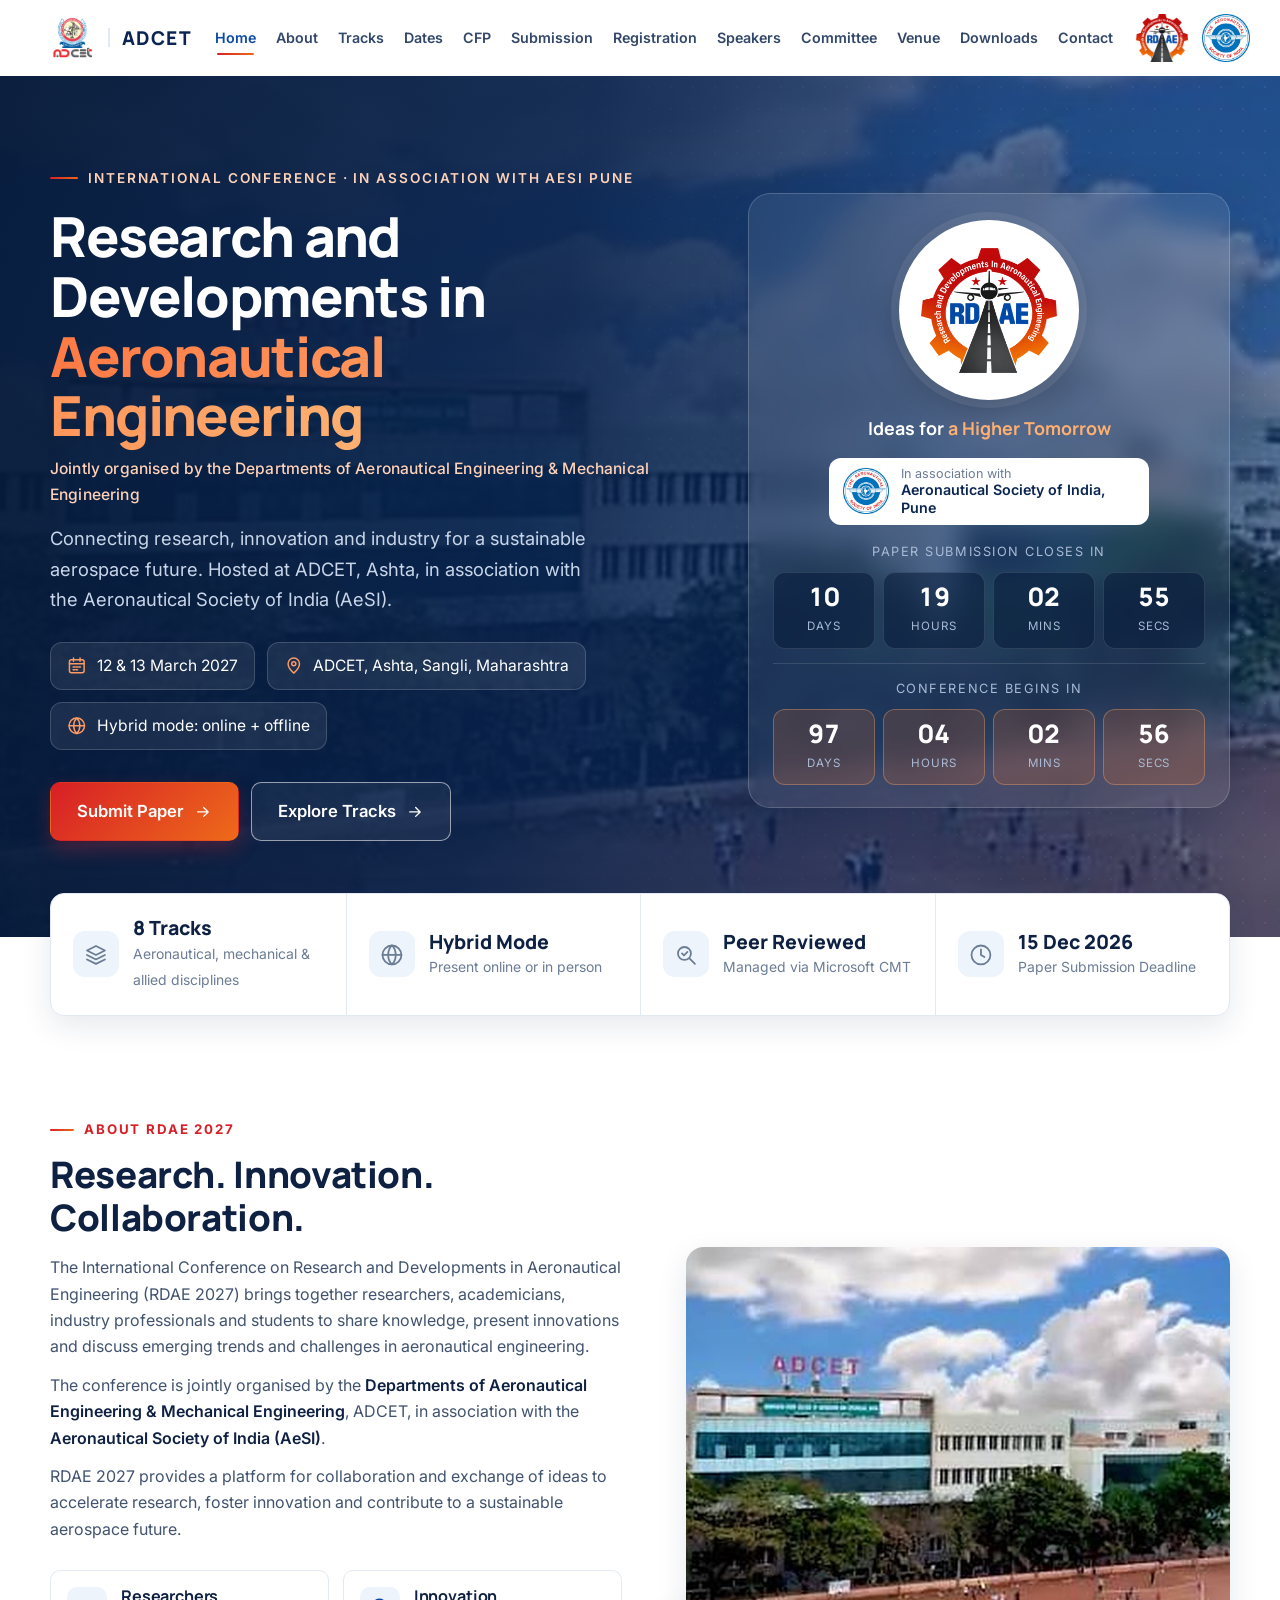
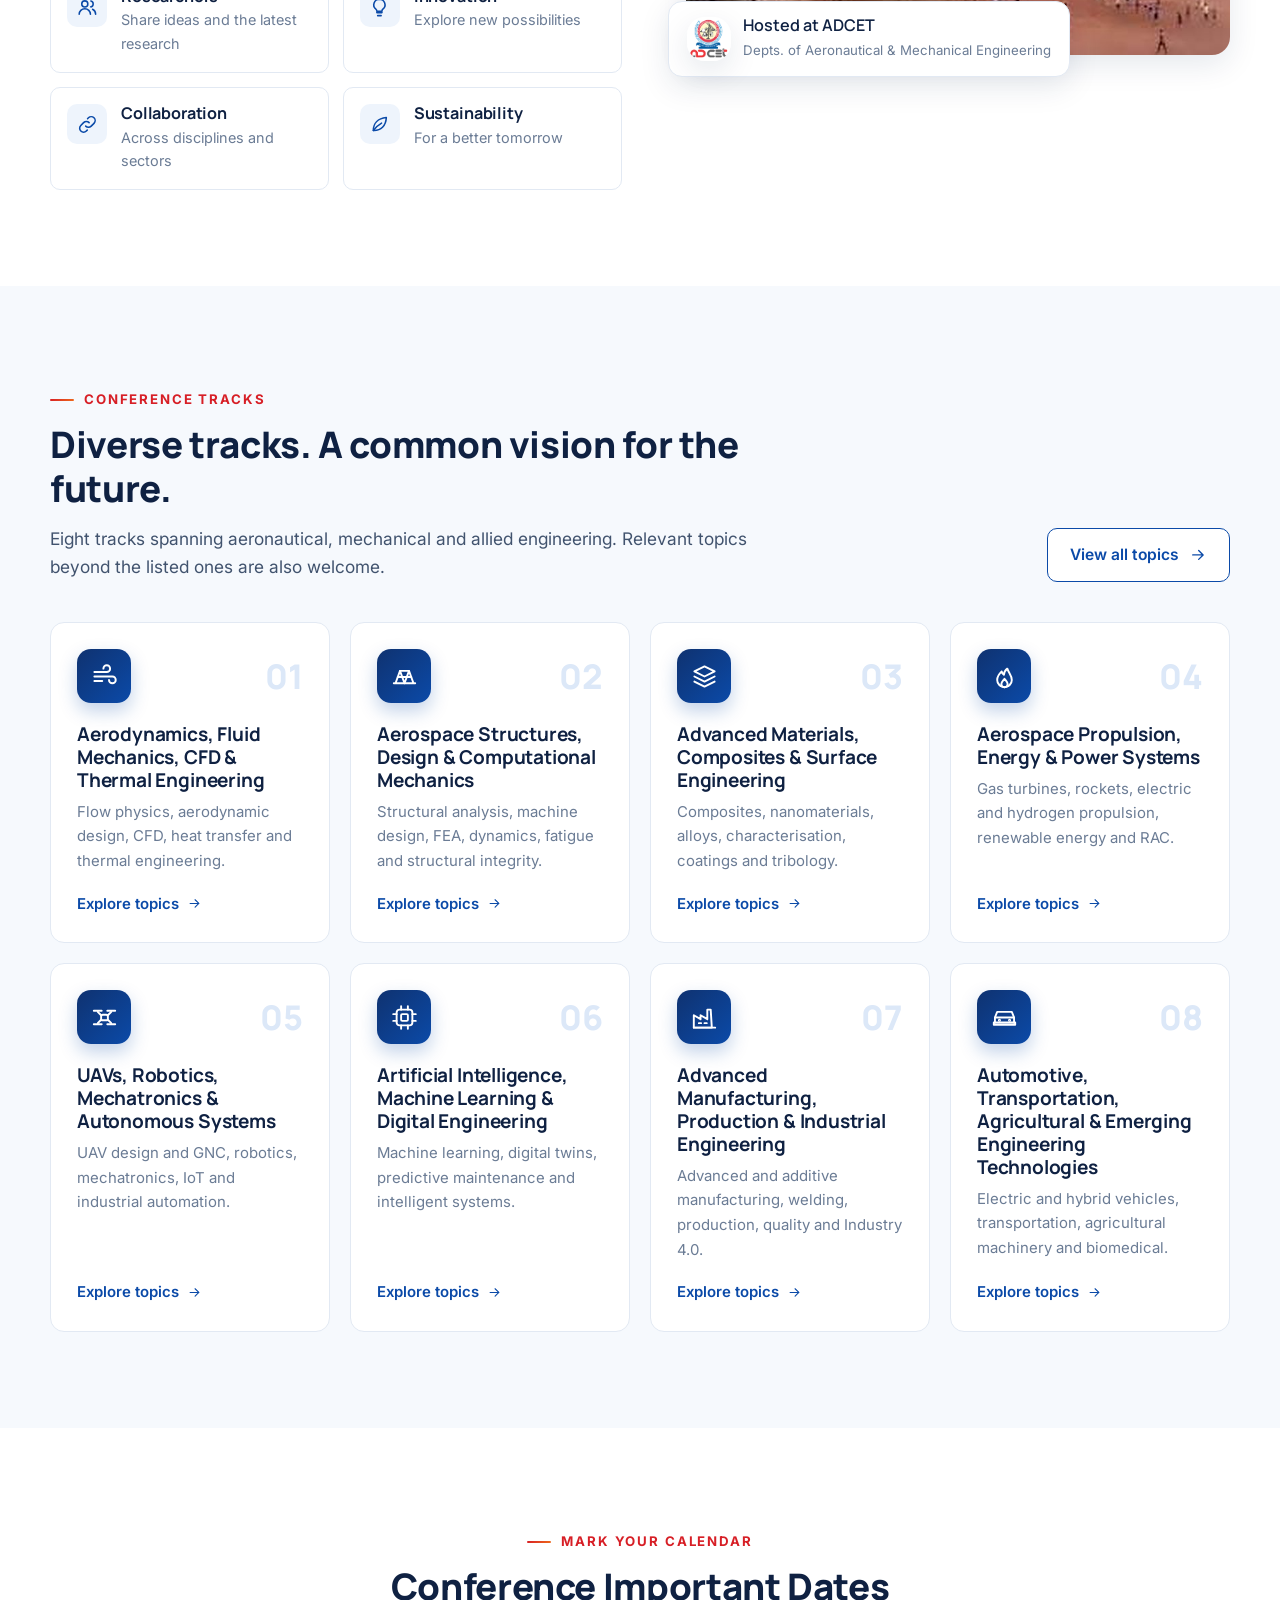
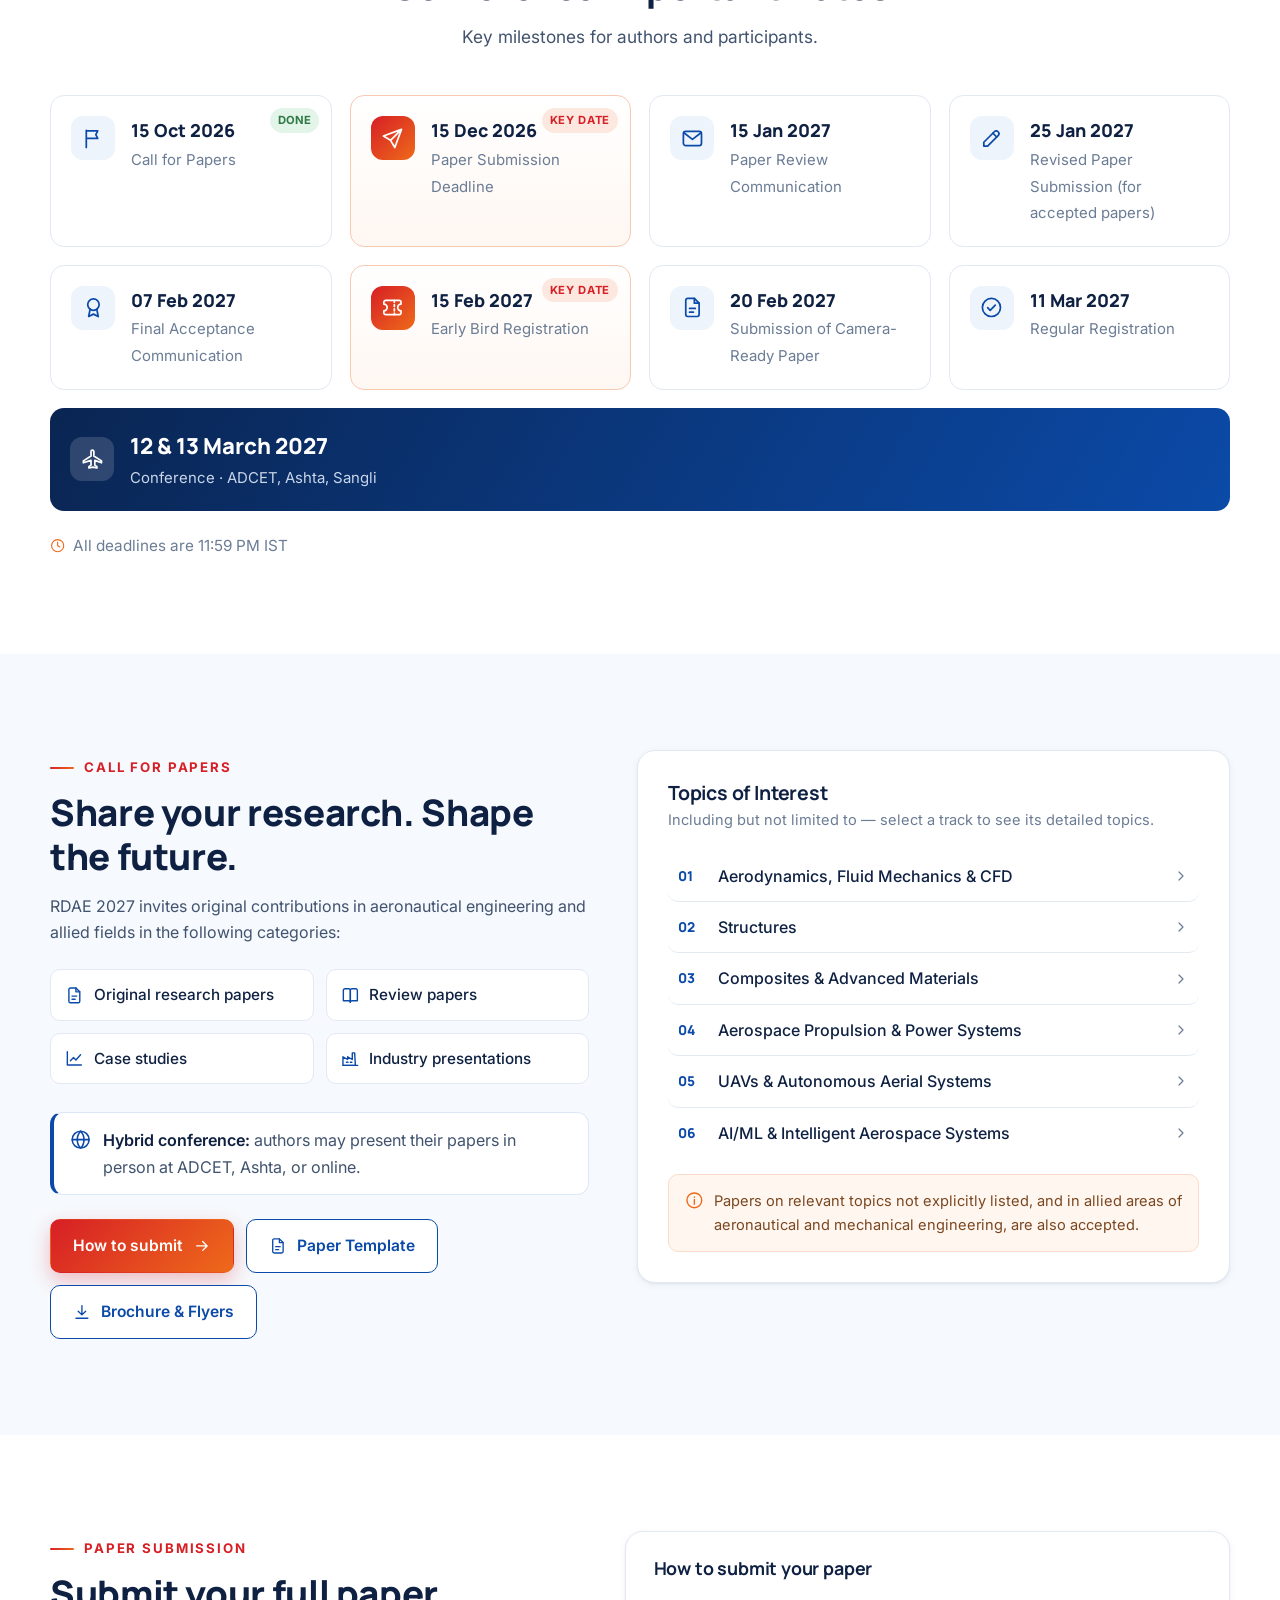
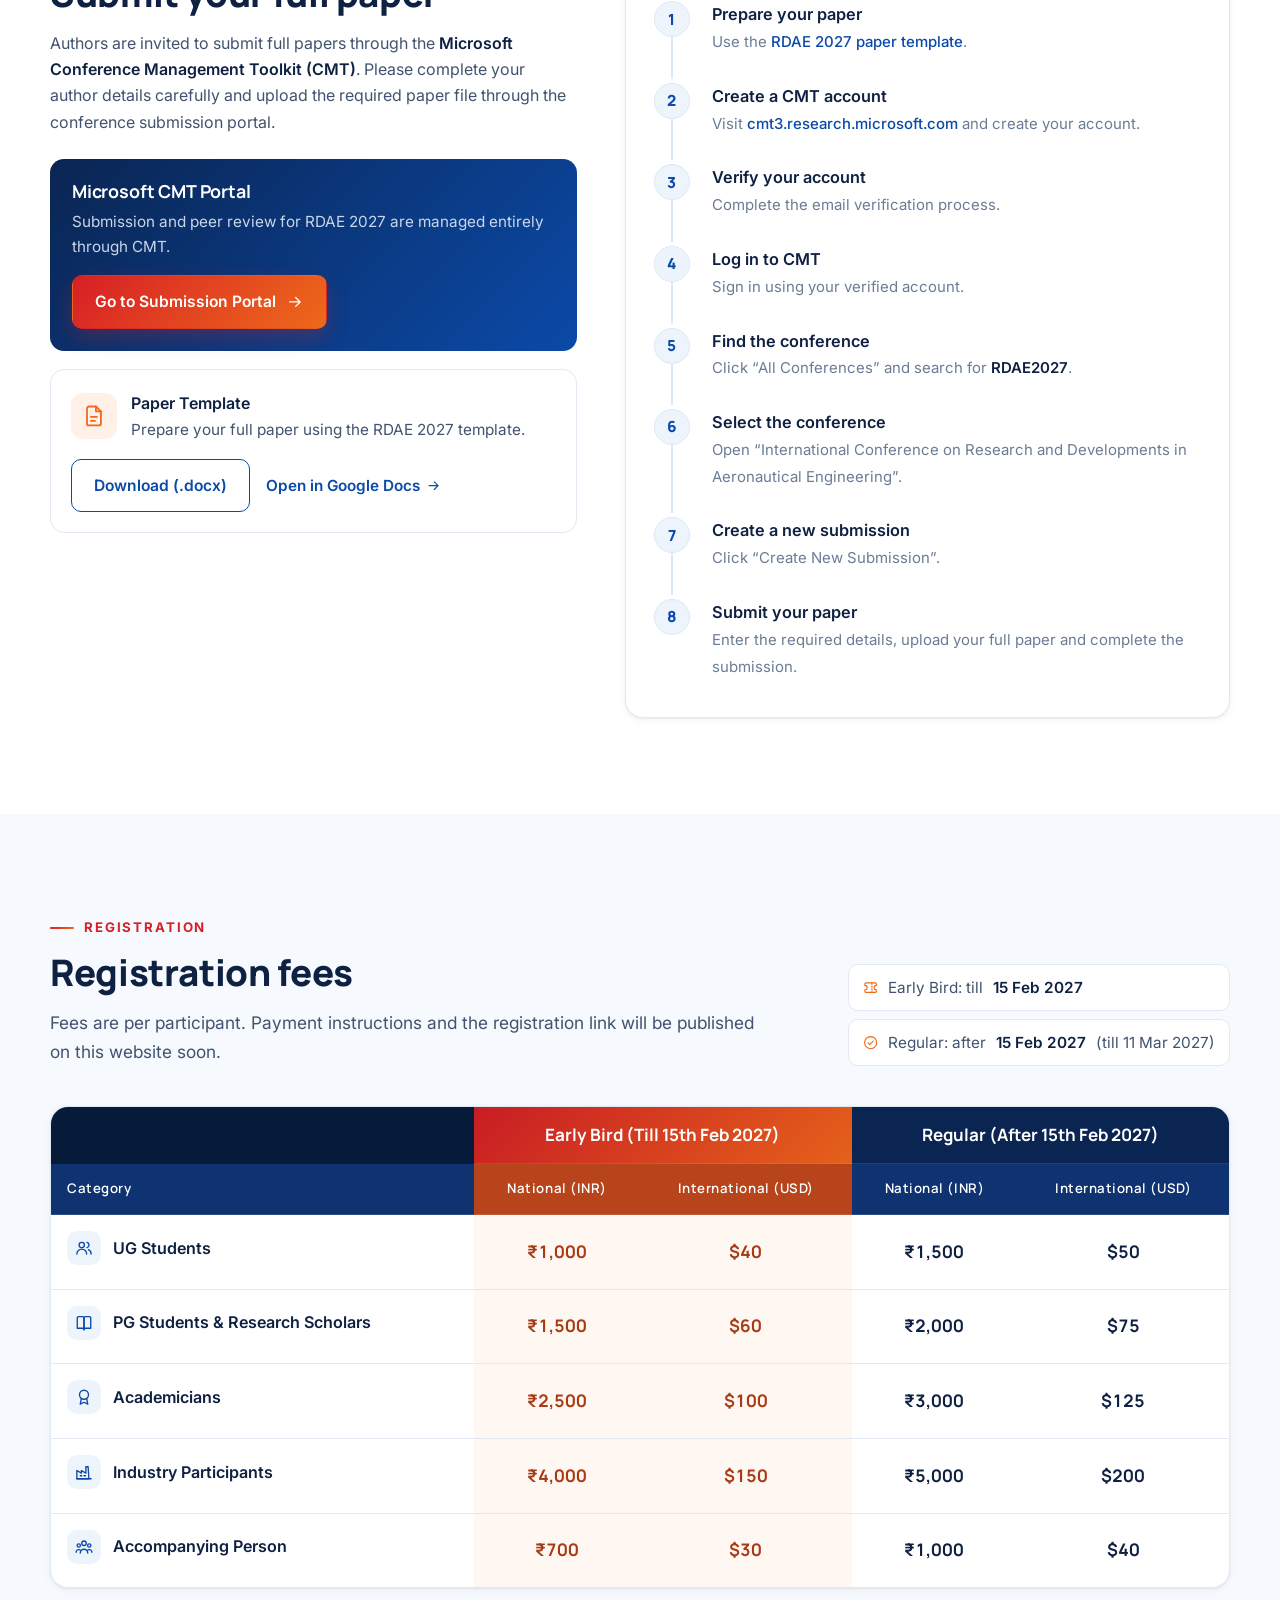
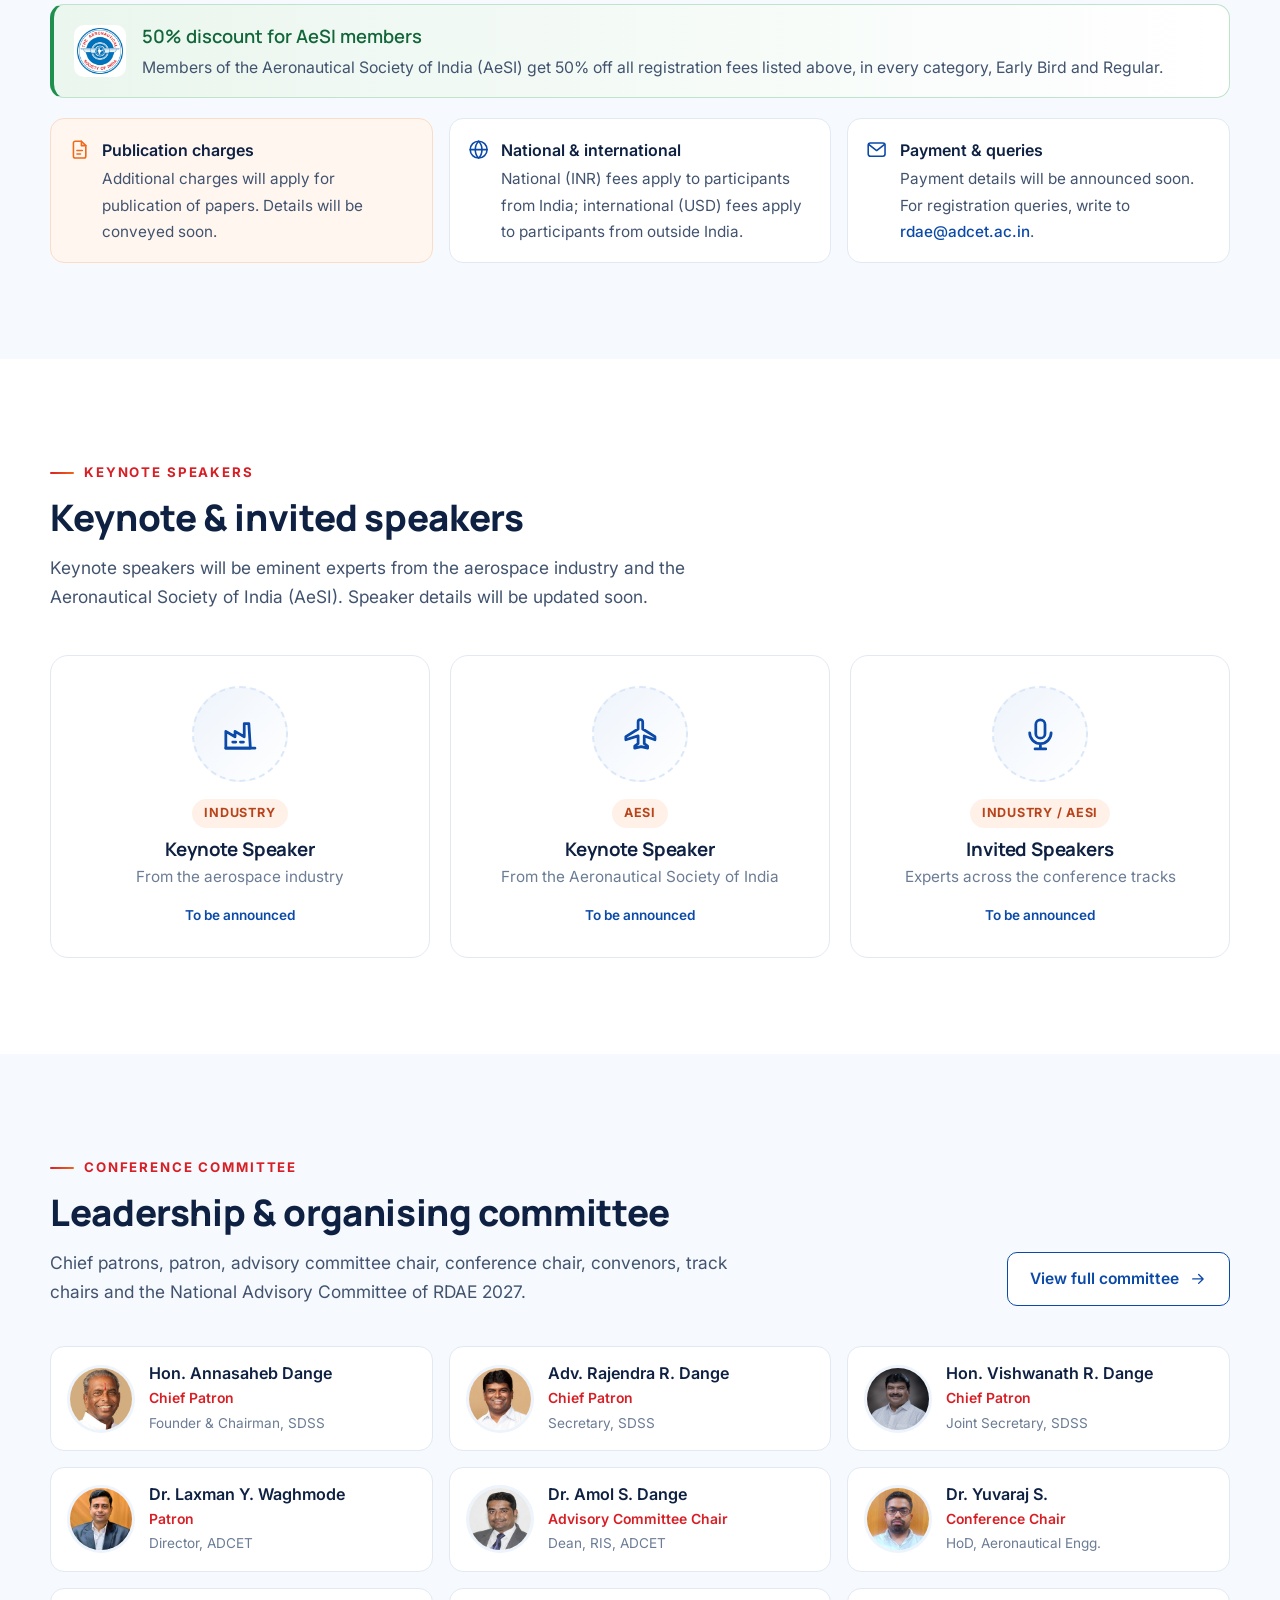
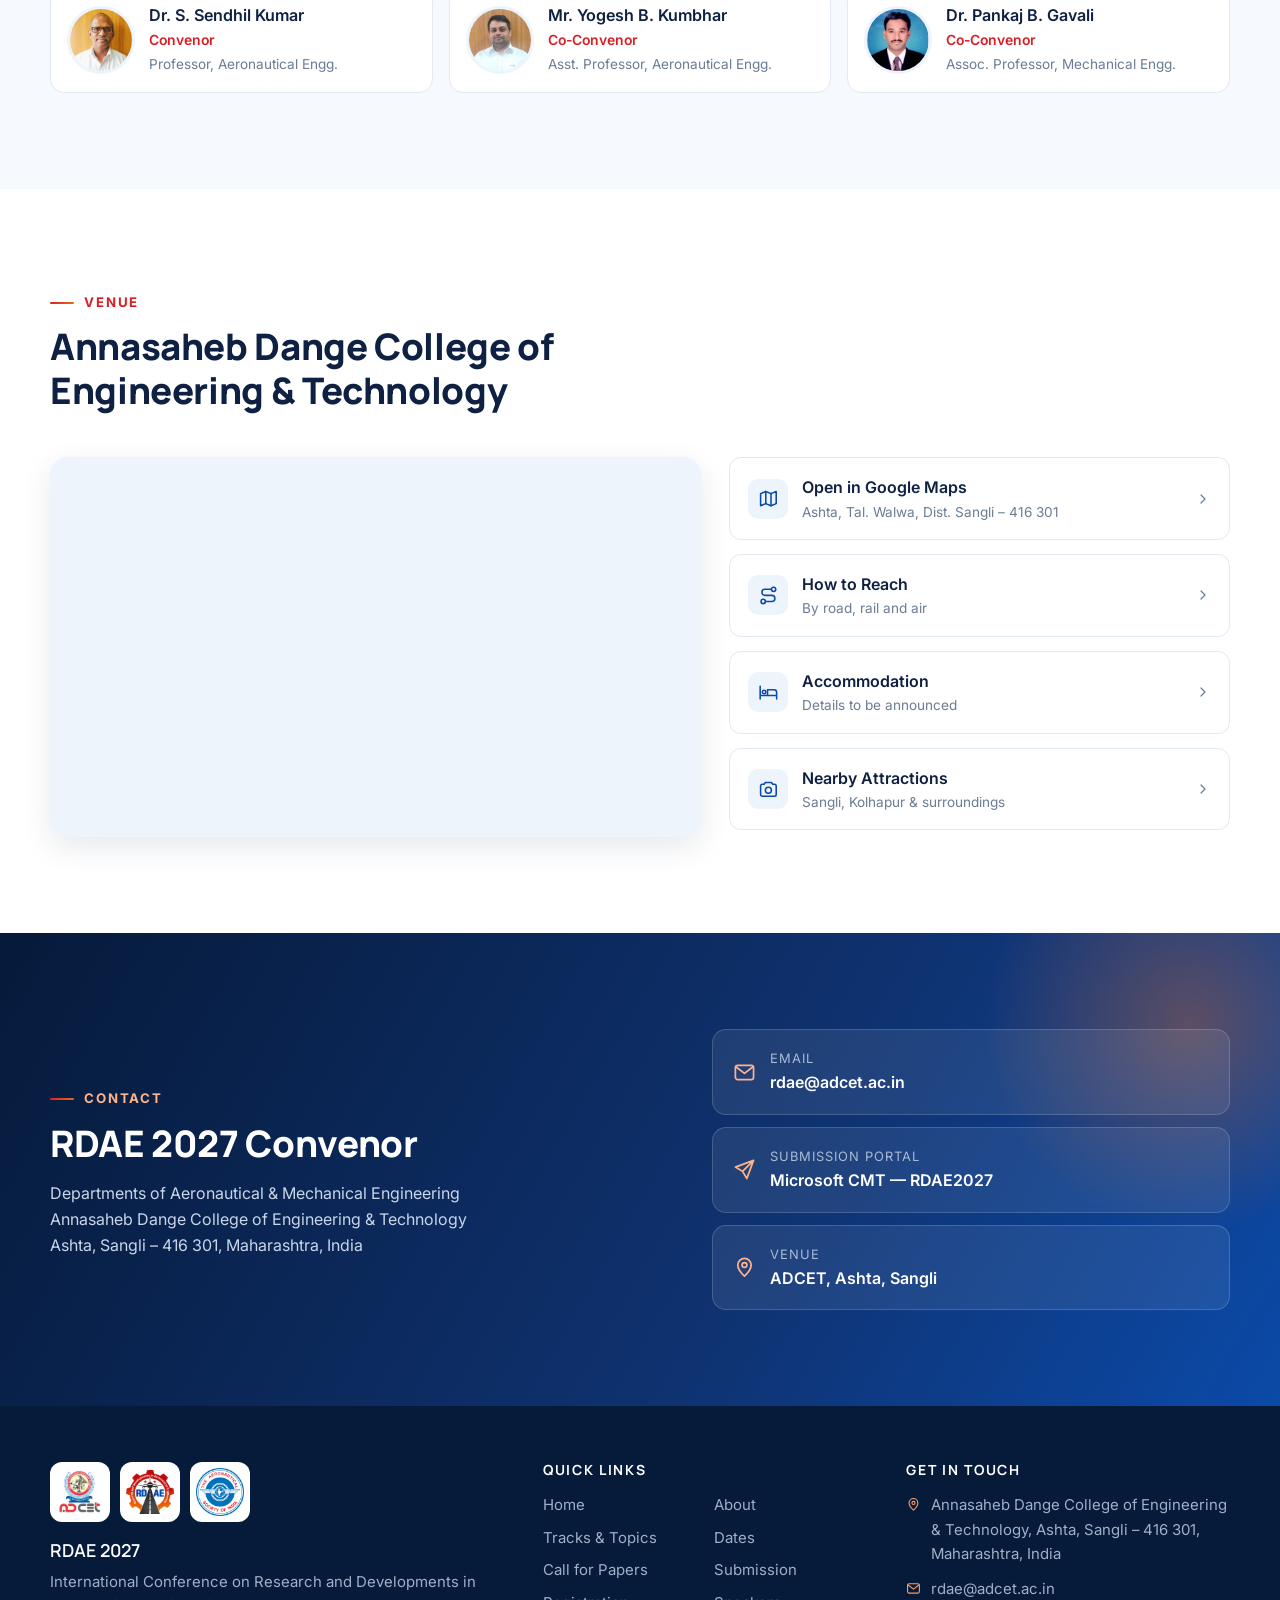
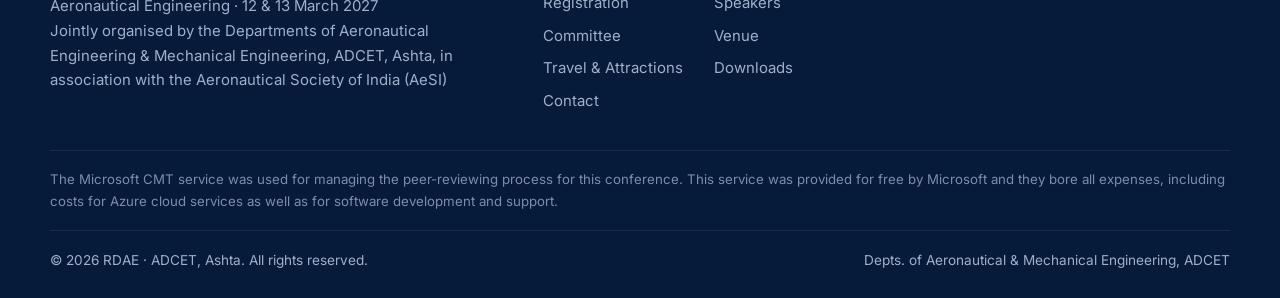
<file: index.html>
<!DOCTYPE html>
<html lang="en">
<head>
  <meta charset="UTF-8">
  <meta name="viewport" content="width=device-width, initial-scale=1.0">
  <title>RDAE 2027 | International Conference on Research and Developments in Aeronautical Engineering</title>
  <meta name="description" content="RDAE 2027 — International Conference on Research and Developments in Aeronautical Engineering, in association with AeSI, 12 &amp; 13 March 2027 (hybrid: online and offline), ADCET, Ashta, Sangli, Maharashtra, India.">
  <meta name="theme-color" content="#0a2552">
  <meta property="og:title" content="RDAE 2027 — International Conference on Research and Developments in Aeronautical Engineering">
  <meta property="og:description" content="12 &amp; 13 March 2027 · ADCET, Ashta, Sangli, Maharashtra, India. Call for papers open.">
  <meta property="og:image" content="https://rdae2027.adcet.ac.in/assets/rdae-logo.png">
  <meta property="og:url" content="https://rdae2027.adcet.ac.in/">
  <link rel="icon" type="image/png" href="assets/rdae-logo.png">
  <link rel="preconnect" href="https://fonts.googleapis.com">
  <link rel="preconnect" href="https://fonts.gstatic.com" crossorigin>
  <link href="https://fonts.googleapis.com/css2?family=Inter:wght@400;500;600;700&family=Manrope:wght@600;700;800&display=swap" rel="stylesheet">
  <link rel="stylesheet" href="styles.css">
</head>
<body>
<svg xmlns="http://www.w3.org/2000/svg" width="0" height="0" style="position:absolute" aria-hidden="true">
  <symbol id="i-arrow" viewBox="0 0 24 24"><path d="M5 12h14M13 6l6 6-6 6"/></symbol>
  <symbol id="i-chevron" viewBox="0 0 24 24"><path d="m9 6 6 6-6 6"/></symbol>
  <symbol id="i-up" viewBox="0 0 24 24"><path d="M12 19V5M6 11l6-6 6 6"/></symbol>
  <symbol id="i-calendar" viewBox="0 0 24 24"><rect x="3" y="4.5" width="18" height="16" rx="2.5"/><path d="M3 9.5h18M8 2.5v4M16 2.5v4"/><path d="M7.5 13.5h2M11 13.5h2M14.5 13.5h2M7.5 17h2M11 17h2"/></symbol>
  <symbol id="i-pin" viewBox="0 0 24 24"><path d="M12 21s-7-6.2-7-11.5A7 7 0 0 1 19 9.5C19 14.8 12 21 12 21z"/><circle cx="12" cy="9.5" r="2.5"/></symbol>
  <symbol id="i-users" viewBox="0 0 24 24"><circle cx="9" cy="8" r="3.5"/><path d="M2.5 20a6.5 6.5 0 0 1 13 0"/><path d="M16 4.6a3.5 3.5 0 0 1 0 6.8M18 14.2a6.5 6.5 0 0 1 3.5 5.8"/></symbol>
  <symbol id="i-bulb" viewBox="0 0 24 24"><path d="M9 18h6M10 21.5h4"/><path d="M12 2.5a6.5 6.5 0 0 0-4 11.6c.7.6 1 1.3 1 2.1v.3h6v-.3c0-.8.4-1.6 1-2.1a6.5 6.5 0 0 0-4-11.6z"/></symbol>
  <symbol id="i-link" viewBox="0 0 24 24"><path d="M10 14a4.5 4.5 0 0 0 6.4 0l3.2-3.2a4.5 4.5 0 0 0-6.4-6.4l-1 1"/><path d="M14 10a4.5 4.5 0 0 0-6.4 0l-3.2 3.2a4.5 4.5 0 0 0 6.4 6.4l1-1"/></symbol>
  <symbol id="i-leaf" viewBox="0 0 24 24"><path d="M5 19c0-8 5-14 15-15-.5 10-6.5 15-14 15"/><path d="M5 19c3-4 6-6.5 9.5-8.5"/></symbol>
  <symbol id="i-plane" viewBox="0 0 24 24"><path d="M21 15.5v-2l-8-5V3.8a1.5 1.5 0 0 0-3 0V8.5l-8 5v2l8-2.5v5l-2.2 1.6V21L12 20l4.2 1v-1.4L14 18v-5z" transform="translate(0.5 0)"/></symbol>
  <symbol id="i-wind" viewBox="0 0 24 24"><path d="M3 8h11a3 3 0 1 0-3-3"/><path d="M3 12h16a3 3 0 1 1-3 3"/><path d="M3 16h7"/></symbol>
  <symbol id="i-truss" viewBox="0 0 24 24"><path d="M2.5 18h19M4 18 8 7h8l4 11"/><path d="M8 7l4 11 4-11M6 12.5h12"/></symbol>
  <symbol id="i-layers" viewBox="0 0 24 24"><path d="m12 3 9 4.5-9 4.5-9-4.5z"/><path d="m3 12 9 4.5 9-4.5"/><path d="m3 16.5 9 4.5 9-4.5"/></symbol>
  <symbol id="i-flame" viewBox="0 0 24 24"><path d="M12 21.5a6.5 6.5 0 0 0 6.5-6.5c0-4-3-6.5-4-10-2 1.5-3 3.5-3 5.5-1-.8-1.7-1.8-2-3-2 2-4 4.5-4 7.5a6.5 6.5 0 0 0 6.5 6.5z"/><path d="M12 21.5a2.8 2.8 0 0 1-2.8-2.8c0-1.6 1.5-2.8 2.8-4.7 1.3 1.9 2.8 3.1 2.8 4.7a2.8 2.8 0 0 1-2.8 2.8z"/></symbol>
  <symbol id="i-drone" viewBox="0 0 24 24"><rect x="9" y="9.5" width="6" height="5" rx="1.5"/><path d="M9 10 6 7M15 10l3-3M9 14l-3 3M15 14l3 3"/><path d="M2.5 6h7M14.5 6h7M2.5 18h7M14.5 18h7"/></symbol>
  <symbol id="i-cpu" viewBox="0 0 24 24"><rect x="5" y="5" width="14" height="14" rx="2.5"/><path d="M9 2v3M15 2v3M9 19v3M15 19v3M2 9h3M2 15h3M19 9h3M19 15h3"/><rect x="9" y="9" width="6" height="6" rx="1"/></symbol>
  <symbol id="i-mail" viewBox="0 0 24 24"><rect x="2.5" y="4.5" width="19" height="15" rx="2.5"/><path d="m3 6 9 7 9-7"/></symbol>
  <symbol id="i-file" viewBox="0 0 24 24"><path d="M14 2.5H7a2 2 0 0 0-2 2v15a2 2 0 0 0 2 2h10a2 2 0 0 0 2-2V7.5z"/><path d="M14 2.5v5h5M9 13h6M9 17h4"/></symbol>
  <symbol id="i-book" viewBox="0 0 24 24"><path d="M3 5.5A2 2 0 0 1 5 3.5h5a2 2 0 0 1 2 2V21a2 2 0 0 0-2-2H3z"/><path d="M21 5.5a2 2 0 0 0-2-2h-5a2 2 0 0 0-2 2V21a2 2 0 0 1 2-2h7z"/></symbol>
  <symbol id="i-chart" viewBox="0 0 24 24"><path d="M3 3.5v17h18"/><path d="m7 15 4-4 3 3 6-6.5"/></symbol>
  <symbol id="i-factory" viewBox="0 0 24 24"><path d="M2.5 21V10l6 3.5V10l6 3.5V5h3l1 16z"/><path d="M2.5 21h19M7 17h2M12 17h2"/></symbol>
  <symbol id="i-check" viewBox="0 0 24 24"><circle cx="12" cy="12" r="9.5"/><path d="m8 12.3 2.7 2.7L16 9.5"/></symbol>
  <symbol id="i-tick" viewBox="0 0 24 24"><path d="m5 12.5 4.5 4.5L19 7.5"/></symbol>
  <symbol id="i-info" viewBox="0 0 24 24"><circle cx="12" cy="12" r="9.5"/><path d="M12 11v6M12 7.5v.5"/></symbol>
  <symbol id="i-clock" viewBox="0 0 24 24"><circle cx="12" cy="12" r="9.5"/><path d="M12 6.5V12l3.5 2"/></symbol>
  <symbol id="i-flag" viewBox="0 0 24 24"><path d="M4.5 21.5V3.5M4.5 4h12l-2 4 2 4h-12"/></symbol>
  <symbol id="i-send" viewBox="0 0 24 24"><path d="M21.5 2.5 10 14M21.5 2.5 14.5 21.5l-4.5-7.5-7.5-4.5z"/></symbol>
  <symbol id="i-review" viewBox="0 0 24 24"><circle cx="10.5" cy="10.5" r="6.5"/><path d="m15.5 15.5 5.5 5.5M8 10.5l2 2 3.5-3.5"/></symbol>
  <symbol id="i-edit" viewBox="0 0 24 24"><path d="M4 20h4L19 9a2.8 2.8 0 0 0-4-4L4 16z"/><path d="m13.5 6.5 4 4"/></symbol>
  <symbol id="i-ticket" viewBox="0 0 24 24"><path d="M3 8.5V6.5a2 2 0 0 1 2-2h14a2 2 0 0 1 2 2v2a3.5 3.5 0 0 0 0 7v2a2 2 0 0 1-2 2H5a2 2 0 0 1-2-2v-2a3.5 3.5 0 0 0 0-7z"/><path d="M14 4.5v15" stroke-dasharray="2 2.5"/></symbol>
  <symbol id="i-award" viewBox="0 0 24 24"><circle cx="12" cy="9" r="6"/><path d="m8.5 13.8-1.5 7.7 5-2.5 5 2.5-1.5-7.7"/></symbol>
  <symbol id="i-mic" viewBox="0 0 24 24"><rect x="9" y="2.5" width="6" height="12" rx="3"/><path d="M5 11a7 7 0 0 0 14 0M12 18v3.5M8.5 21.5h7"/></symbol>
  <symbol id="i-crown" viewBox="0 0 24 24"><path d="m3 7.5 4.5 4 4.5-6.5 4.5 6.5 4.5-4-2 11.5H5z"/></symbol>
  <symbol id="i-team" viewBox="0 0 24 24"><circle cx="12" cy="7" r="3"/><circle cx="5" cy="10" r="2.2"/><circle cx="19" cy="10" r="2.2"/><path d="M7 20a5 5 0 0 1 10 0M1.5 19a3.5 3.5 0 0 1 5-3.2M22.5 19a3.5 3.5 0 0 0-5-3.2"/></symbol>
  <symbol id="i-gear" viewBox="0 0 24 24"><circle cx="12" cy="12" r="3"/><path d="M19.4 15a1.7 1.7 0 0 0 .3 1.8l.1.1a2 2 0 1 1-2.8 2.8l-.1-.1a1.7 1.7 0 0 0-1.8-.3 1.7 1.7 0 0 0-1 1.5V21a2 2 0 0 1-4 0v-.1a1.7 1.7 0 0 0-1.1-1.5 1.7 1.7 0 0 0-1.8.3l-.1.1a2 2 0 1 1-2.8-2.8l.1-.1a1.7 1.7 0 0 0 .3-1.8 1.7 1.7 0 0 0-1.5-1H3a2 2 0 0 1 0-4h.1a1.7 1.7 0 0 0 1.5-1.1 1.7 1.7 0 0 0-.3-1.8l-.1-.1a2 2 0 1 1 2.8-2.8l.1.1a1.7 1.7 0 0 0 1.8.3H9a1.7 1.7 0 0 0 1-1.5V3a2 2 0 0 1 4 0v.1a1.7 1.7 0 0 0 1 1.5 1.7 1.7 0 0 0 1.8-.3l.1-.1a2 2 0 1 1 2.8 2.8l-.1.1a1.7 1.7 0 0 0-.3 1.8V9a1.7 1.7 0 0 0 1.5 1H21a2 2 0 0 1 0 4h-.1a1.7 1.7 0 0 0-1.5 1z"/></symbol>
  <symbol id="i-route" viewBox="0 0 24 24"><circle cx="6" cy="19" r="2.5"/><circle cx="18" cy="5" r="2.5"/><path d="M8.5 19H16a3.5 3.5 0 0 0 0-7H8a3.5 3.5 0 0 1 0-7h7.5"/></symbol>
  <symbol id="i-bed" viewBox="0 0 24 24"><path d="M2.5 19.5V5M2.5 15.5h19v4M21.5 15.5V12a3 3 0 0 0-3-3H11v6.5"/><circle cx="7" cy="11.5" r="2"/></symbol>
  <symbol id="i-camera" viewBox="0 0 24 24"><path d="M3 8a2 2 0 0 1 2-2h2l1.5-2h7L17 6h2a2 2 0 0 1 2 2v10a2 2 0 0 1-2 2H5a2 2 0 0 1-2-2z"/><circle cx="12" cy="13" r="3.5"/></symbol>
  <symbol id="i-map" viewBox="0 0 24 24"><path d="M9 4 3 6.5v14L9 18l6 2.5 6-2.5V4l-6 2.5z"/><path d="M9 4v14M15 6.5v14"/></symbol>
  <symbol id="i-globe" viewBox="0 0 24 24"><circle cx="12" cy="12" r="9.5"/><path d="M2.5 12h19M12 2.5c2.6 2.6 3.8 5.8 3.8 9.5s-1.2 6.9-3.8 9.5c-2.6-2.6-3.8-5.8-3.8-9.5S9.4 5.1 12 2.5z"/></symbol>
  <symbol id="i-building" viewBox="0 0 24 24"><path d="M3.5 21.5h17M5.5 21.5V5l7-2.5v19M12.5 8.5h6v13"/><path d="M8.5 8h1M8.5 11.5h1M8.5 15h1M15 12h1M15 15.5h1"/></symbol>
  <symbol id="i-home" viewBox="0 0 24 24"><path d="m3 11 9-7.5 9 7.5M5.5 9v11.5h13V9"/></symbol>
  <symbol id="i-download" viewBox="0 0 24 24"><path d="M12 3.5v12M7 11l5 5 5-5M4 20.5h16"/></symbol>
  <symbol id="i-copy" viewBox="0 0 24 24"><rect x="8.5" y="8.5" width="12" height="12" rx="2.5"/><path d="M15.5 8.5V6a2.5 2.5 0 0 0-2.5-2.5H6A2.5 2.5 0 0 0 3.5 6v7A2.5 2.5 0 0 0 6 15.5h2.5"/></symbol>
  <symbol id="i-share" viewBox="0 0 24 24"><circle cx="18" cy="5.5" r="2.5"/><circle cx="6" cy="12" r="2.5"/><circle cx="18" cy="18.5" r="2.5"/><path d="m8.2 10.8 7.6-4.1M8.2 13.2l7.6 4.1"/></symbol>
  <symbol id="i-image" viewBox="0 0 24 24"><rect x="3" y="4" width="18" height="16" rx="2.5"/><circle cx="9" cy="9.5" r="1.8"/><path d="m3.5 17 5-5 4 4 3-3 5 5"/></symbol>
  <symbol id="i-train" viewBox="0 0 24 24"><rect x="5" y="3" width="14" height="14" rx="3"/><path d="M5 10.5h14M9 21l1.5-4M15 21l-1.5-4M8.5 14h.01M15.5 14h.01"/></symbol>
  <symbol id="i-car" viewBox="0 0 24 24"><path d="M3.5 16.5V12l2-5h13l2 5v4.5"/><path d="M3.5 12h17M2.5 16.5h19v2h-19z"/><circle cx="7.5" cy="14.5" r=".5"/><circle cx="16.5" cy="14.5" r=".5"/></symbol>
  <symbol id="i-temple" viewBox="0 0 24 24"><path d="M12 2.5 15 7H9z M7 7h10l1.5 4h-13zM6 11v9.5h12V11M3 20.5h18M10 20.5v-5h4v5"/></symbol>
  <symbol id="i-mountain" viewBox="0 0 24 24"><path d="m2 20 7-12 4 6 3-4 6 10z"/><path d="m7.5 10.5 1.5 1.5 1.5-1.5"/></symbol>
  <symbol id="i-castle" viewBox="0 0 24 24"><path d="M3 21V9h3V6h3v3h6V6h3v3h3v12z"/><path d="M10 21v-5h4v5M3 21h18"/></symbol>
  <symbol id="i-water" viewBox="0 0 24 24"><path d="M2 8c2-1.5 4-1.5 6 0s4 1.5 6 0 4-1.5 6 0M2 13c2-1.5 4-1.5 6 0s4 1.5 6 0 4-1.5 6 0M2 18c2-1.5 4-1.5 6 0s4 1.5 6 0 4-1.5 6 0"/></symbol>
  <symbol id="i-tree" viewBox="0 0 24 24"><path d="M12 21.5v-5M12 2.5 6 11h3l-4 5.5h14L15 11h3z"/></symbol>
  <symbol id="i-museum" viewBox="0 0 24 24"><path d="m3 9 9-5.5L21 9zM5 9v9M9.5 9v9M14.5 9v9M19 9v9M3 18h18v2.5H3z"/></symbol>
</svg>



<header class="site-header">
  <div class="container nav-wrap">
    <a class="brand brand-adcet" href="#home" aria-label="ADCET — home">
      <img src="assets/adcet-logo.png" alt="ADCET logo" width="50" height="50">
      <span class="brand-text">
        <strong>ADCET</strong>
        <small><span class="bt-line">Annasaheb Dange College of</span><span class="bt-line">Engineering &amp; Technology, Ashta</span></small>
      </span>
    </a>

    <button class="menu-toggle" aria-label="Open navigation" aria-expanded="false" aria-controls="main-nav">
      <span></span><span></span><span></span>
    </button>

    <nav class="main-nav" id="main-nav" aria-label="Primary">
      <a class="active" href="#home">Home</a>
      <a href="#about">About</a>
      <a href="#tracks">Tracks</a>
      <a href="#dates">Dates</a>
      <a href="#cfp">CFP</a>
      <a href="#submission">Submission</a>
      <a href="#registration">Registration</a>
      <a href="#speakers">Speakers</a>
      <a href="committee.html">Committee</a>
      <a href="#venue">Venue</a>
      <a href="downloads.html">Downloads</a>
      <a href="#contact">Contact</a>
    </nav>

    <a class="brand brand-rdae" href="#home" aria-label="RDAE 2027 — home">
      <img src="assets/rdae-logo.png" alt="RDAE 2027 logo" height="54">
    </a>
    <span class="brand brand-aesi" title="In association with the Aeronautical Society of India, Pune"><img src="assets/aesi-logo.jpg?v=2" alt="Aeronautical Society of India logo" height="54"></span>
  </div>
</header>

<main>
  <!-- ============ HERO ============ -->
  <section class="hero" id="home">
    <div class="hero-bg" role="img" aria-label="ADCET campus, Ashta"></div>
    <div class="container hero-inner">
      <div class="hero-copy">
        <span class="hero-kicker">International Conference · In association with AeSI Pune</span>
        <h1>Research and Developments in <span class="accent">Aeronautical Engineering</span></h1>
        <p class="hero-joint">Jointly organised by the Departments of Aeronautical Engineering &amp; Mechanical Engineering</p>
        <p class="hero-lead">Connecting research, innovation and industry for a sustainable aerospace future. Hosted at ADCET, Ashta, in association with the Aeronautical Society of India (AeSI).</p>
        <div class="hero-meta">
          <span class="meta-pill"><svg class="icon"><use href="#i-calendar"/></svg>12 &amp; 13 March 2027</span>
          <span class="meta-pill"><svg class="icon"><use href="#i-pin"/></svg>ADCET, Ashta, Sangli, Maharashtra</span>
          <span class="meta-pill"><svg class="icon"><use href="#i-globe"/></svg>Hybrid mode: online + offline</span>
        </div>
        <div class="hero-actions">
          <a class="btn btn-primary btn-lg" href="https://cmt3.research.microsoft.com/RDAE2027" target="_blank" rel="noopener">Submit Paper <svg class="icon icon-arrow"><use href="#i-arrow"/></svg></a>
          <a class="btn btn-ghost btn-lg" href="tracks.html">Explore Tracks <svg class="icon icon-arrow"><use href="#i-arrow"/></svg></a>
        </div>
      </div>

      <aside class="hero-card" aria-label="RDAE 2027 at a glance">
        <div class="hero-logo"><img src="assets/rdae-logo.png" alt="RDAE 2027 logo"></div>
        <p class="motto">Ideas for <span>a Higher Tomorrow</span></p>
        <div class="assoc"><img src="assets/aesi-logo.jpg?v=2" alt="Aeronautical Society of India logo"><span>In association with<b>Aeronautical Society of India, Pune</b></span></div>
        <div class="cd-block">
          <p class="countdown-label">Paper submission closes in</p>
          <div class="countdown" data-target="2026-12-15T23:59:59+05:30" data-done="Paper submission closed">
            <div><b data-unit="d">--</b><small>Days</small></div><div><b data-unit="h">--</b><small>Hours</small></div><div><b data-unit="m">--</b><small>Mins</small></div><div><b data-unit="s">--</b><small>Secs</small></div>
          </div>
        </div>
        <div class="cd-block">
          <p class="countdown-label">Conference begins in</p>
          <div class="countdown conf" data-target="2027-03-12T09:00:00+05:30" data-done="Thank you for joining RDAE 2027">
            <div><b data-unit="d">--</b><small>Days</small></div><div><b data-unit="h">--</b><small>Hours</small></div><div><b data-unit="m">--</b><small>Mins</small></div><div><b data-unit="s">--</b><small>Secs</small></div>
          </div>
        </div>
      </aside>
    </div>
  </section>

  <!-- Stats strip -->
  <div class="stats">
    <div class="container">
      <div class="stats-grid">
        <div class="stat"><span class="stat-icon"><svg class="icon"><use href="#i-layers"/></svg></span><div><b>8 Tracks</b><span>Aeronautical, mechanical &amp; allied disciplines</span></div></div>
        <div class="stat"><span class="stat-icon"><svg class="icon"><use href="#i-globe"/></svg></span><div><b>Hybrid Mode</b><span>Present online or in person</span></div></div>
        <div class="stat"><span class="stat-icon"><svg class="icon"><use href="#i-review"/></svg></span><div><b>Peer Reviewed</b><span>Managed via Microsoft CMT</span></div></div>
        <div class="stat"><span class="stat-icon"><svg class="icon"><use href="#i-clock"/></svg></span><div><b>15 Dec 2026</b><span>Paper Submission Deadline</span></div></div>
      </div>
    </div>
  </div>

  <!-- ============ ABOUT ============ -->
  <section class="section" id="about">
    <div class="container about-grid">
      <div class="reveal">
        <span class="eyebrow">About RDAE 2027</span>
        <h2>Research. Innovation. Collaboration.</h2>
        <p>The International Conference on Research and Developments in Aeronautical Engineering (RDAE 2027) brings together researchers, academicians, industry professionals and students to share knowledge, present innovations and discuss emerging trends and challenges in aeronautical engineering.</p>
        <p>The conference is jointly organised by the <b>Departments of Aeronautical Engineering &amp; Mechanical Engineering</b>, ADCET, in association with the <b>Aeronautical Society of India (AeSI)</b>.</p>
        <p>RDAE 2027 provides a platform for collaboration and exchange of ideas to accelerate research, foster innovation and contribute to a sustainable aerospace future.</p>
        <div class="value-grid">
          <div class="value"><span class="value-icon"><svg class="icon"><use href="#i-users"/></svg></span><div><h3>Researchers</h3><p>Share ideas and the latest research</p></div></div>
          <div class="value"><span class="value-icon"><svg class="icon"><use href="#i-bulb"/></svg></span><div><h3>Innovation</h3><p>Explore new possibilities</p></div></div>
          <div class="value"><span class="value-icon"><svg class="icon"><use href="#i-link"/></svg></span><div><h3>Collaboration</h3><p>Across disciplines and sectors</p></div></div>
          <div class="value"><span class="value-icon"><svg class="icon"><use href="#i-leaf"/></svg></span><div><h3>Sustainability</h3><p>For a better tomorrow</p></div></div>
        </div>
      </div>
      <div class="about-media reveal">
        <img src="assets/adcet-campus.jpg" alt="Annasaheb Dange College of Engineering and Technology campus, Ashta" loading="lazy">
        <div class="about-badge">
          <img src="assets/adcet-logo.png" alt="">
          <div><b>Hosted at ADCET</b><span>Depts. of Aeronautical &amp; Mechanical Engineering</span></div>
        </div>
      </div>
    </div>
  </section>

  <!-- ============ TRACKS ============ -->
  <section class="section section-alt" id="tracks">
    <div class="container">
      <div class="split-head reveal">
        <div class="section-head">
          <span class="eyebrow">Conference Tracks</span>
          <h2>Diverse tracks. A common vision for the future.</h2>
          <p>Eight tracks spanning aeronautical, mechanical and allied engineering. Relevant topics beyond the listed ones are also welcome.</p>
        </div>
        <a class="btn btn-outline" href="tracks.html">View all topics <svg class="icon icon-arrow"><use href="#i-arrow"/></svg></a>
      </div>

      <div class="track-grid">
        <article class="track-card reveal">
          <div class="track-top"><span class="track-icon"><svg class="icon"><use href="#i-wind"/></svg></span><span class="track-no">01</span></div>
          <h3>Aerodynamics, Fluid Mechanics, CFD &amp; Thermal Engineering</h3>
          <p>Flow physics, aerodynamic design, CFD, heat transfer and thermal engineering.</p>
          <a class="track-link stretched" href="tracks.html#track-1">Explore topics <svg class="icon"><use href="#i-arrow"/></svg></a>
        </article>
        <article class="track-card reveal">
          <div class="track-top"><span class="track-icon"><svg class="icon"><use href="#i-truss"/></svg></span><span class="track-no">02</span></div>
          <h3>Aerospace Structures, Design &amp; Computational Mechanics</h3>
          <p>Structural analysis, machine design, FEA, dynamics, fatigue and structural integrity.</p>
          <a class="track-link stretched" href="tracks.html#track-2">Explore topics <svg class="icon"><use href="#i-arrow"/></svg></a>
        </article>
        <article class="track-card reveal">
          <div class="track-top"><span class="track-icon"><svg class="icon"><use href="#i-layers"/></svg></span><span class="track-no">03</span></div>
          <h3>Advanced Materials, Composites &amp; Surface Engineering</h3>
          <p>Composites, nanomaterials, alloys, characterisation, coatings and tribology.</p>
          <a class="track-link stretched" href="tracks.html#track-3">Explore topics <svg class="icon"><use href="#i-arrow"/></svg></a>
        </article>
        <article class="track-card reveal">
          <div class="track-top"><span class="track-icon"><svg class="icon"><use href="#i-flame"/></svg></span><span class="track-no">04</span></div>
          <h3>Aerospace Propulsion, Energy &amp; Power Systems</h3>
          <p>Gas turbines, rockets, electric and hydrogen propulsion, renewable energy and RAC.</p>
          <a class="track-link stretched" href="tracks.html#track-4">Explore topics <svg class="icon"><use href="#i-arrow"/></svg></a>
        </article>
        <article class="track-card reveal">
          <div class="track-top"><span class="track-icon"><svg class="icon"><use href="#i-drone"/></svg></span><span class="track-no">05</span></div>
          <h3>UAVs, Robotics, Mechatronics &amp; Autonomous Systems</h3>
          <p>UAV design and GNC, robotics, mechatronics, IoT and industrial automation.</p>
          <a class="track-link stretched" href="tracks.html#track-5">Explore topics <svg class="icon"><use href="#i-arrow"/></svg></a>
        </article>
        <article class="track-card reveal">
          <div class="track-top"><span class="track-icon"><svg class="icon"><use href="#i-cpu"/></svg></span><span class="track-no">06</span></div>
          <h3>Artificial Intelligence, Machine Learning &amp; Digital Engineering</h3>
          <p>Machine learning, digital twins, predictive maintenance and intelligent systems.</p>
          <a class="track-link stretched" href="tracks.html#track-6">Explore topics <svg class="icon"><use href="#i-arrow"/></svg></a>
        </article>
        <article class="track-card reveal">
          <div class="track-top"><span class="track-icon"><svg class="icon"><use href="#i-factory"/></svg></span><span class="track-no">07</span></div>
          <h3>Advanced Manufacturing, Production &amp; Industrial Engineering</h3>
          <p>Advanced and additive manufacturing, welding, production, quality and Industry 4.0.</p>
          <a class="track-link stretched" href="tracks.html#track-7">Explore topics <svg class="icon"><use href="#i-arrow"/></svg></a>
        </article>
        <article class="track-card reveal">
          <div class="track-top"><span class="track-icon"><svg class="icon"><use href="#i-car"/></svg></span><span class="track-no">08</span></div>
          <h3>Automotive, Transportation, Agricultural &amp; Emerging Engineering Technologies</h3>
          <p>Electric and hybrid vehicles, transportation, agricultural machinery and biomedical.</p>
          <a class="track-link stretched" href="tracks.html#track-8">Explore topics <svg class="icon"><use href="#i-arrow"/></svg></a>
        </article>
      </div>
    </div>
  </section>

  <!-- ============ DATES ============ -->
  <section class="section" id="dates">
    <div class="container">
      <div class="section-head center reveal">
        <span class="eyebrow">Mark your calendar</span>
        <h2>Conference Important Dates</h2>
        <p>Key milestones for authors and participants.</p>
      </div>
      <div class="timeline">
        <div class="date-item reveal" data-date="2026-10-15"><span class="date-icon"><svg class="icon"><use href="#i-flag"/></svg></span><div><time datetime="2026-10-15">15 Oct 2026</time><span>Call for Papers</span></div></div>
        <div class="date-item key reveal" data-date="2026-12-15"><span class="date-icon"><svg class="icon"><use href="#i-send"/></svg></span><div><time datetime="2026-12-15">15 Dec 2026</time><span>Paper Submission Deadline</span></div></div>
        <div class="date-item reveal" data-date="2027-01-15"><span class="date-icon"><svg class="icon"><use href="#i-mail"/></svg></span><div><time datetime="2027-01-15">15 Jan 2027</time><span>Paper Review Communication</span></div></div>
        <div class="date-item reveal" data-date="2027-01-25"><span class="date-icon"><svg class="icon"><use href="#i-edit"/></svg></span><div><time datetime="2027-01-25">25 Jan 2027</time><span>Revised Paper Submission (for accepted papers)</span></div></div>
        <div class="date-item reveal" data-date="2027-02-07"><span class="date-icon"><svg class="icon"><use href="#i-award"/></svg></span><div><time datetime="2027-02-07">07 Feb 2027</time><span>Final Acceptance Communication</span></div></div>
        <div class="date-item key reveal" data-date="2027-02-15"><span class="date-icon"><svg class="icon"><use href="#i-ticket"/></svg></span><div><time datetime="2027-02-15">15 Feb 2027</time><span>Early Bird Registration</span></div></div>
        <div class="date-item reveal" data-date="2027-02-20"><span class="date-icon"><svg class="icon"><use href="#i-file"/></svg></span><div><time datetime="2027-02-20">20 Feb 2027</time><span>Submission of Camera-Ready Paper</span></div></div>
        <div class="date-item reveal" data-date="2027-03-11"><span class="date-icon"><svg class="icon"><use href="#i-check"/></svg></span><div><time datetime="2027-03-11">11 Mar 2027</time><span>Regular Registration</span></div></div>
        <div class="date-item final reveal"><span class="date-icon"><svg class="icon"><use href="#i-plane"/></svg></span><div><time datetime="2027-03-12">12 &amp; 13 March 2027</time><span>Conference · ADCET, Ashta, Sangli</span></div></div>
      </div>
      <div class="date-note">
        <span><svg class="icon"><use href="#i-clock"/></svg>All deadlines are 11:59 PM IST</span>
      </div>
    </div>
  </section>

  <!-- ============ CFP ============ -->
  <section class="section section-alt" id="cfp">
    <div class="container cfp-grid">
      <div class="reveal">
        <span class="eyebrow">Call for Papers</span>
        <h2>Share your research. Shape the future.</h2>
        <p>RDAE 2027 invites original contributions in aeronautical engineering and allied fields in the following categories:</p>
        <ul class="paper-types">
          <li><svg class="icon"><use href="#i-file"/></svg>Original research papers</li>
          <li><svg class="icon"><use href="#i-book"/></svg>Review papers</li>
          <li><svg class="icon"><use href="#i-chart"/></svg>Case studies</li>
          <li><svg class="icon"><use href="#i-factory"/></svg>Industry presentations</li>
        </ul>
        <div class="hybrid-note"><svg class="icon"><use href="#i-globe"/></svg><span><b>Hybrid conference:</b> authors may present their papers in person at ADCET, Ashta, or online.</span></div>
        <div class="hero-actions"><a class="btn btn-primary" href="#submission">How to submit <svg class="icon icon-arrow"><use href="#i-arrow"/></svg></a><a class="btn btn-outline" href="https://docs.google.com/document/d/1ObitwNGc-zG_g1NO8Ggc4kxnyfubbdzj/export?format=docx" target="_blank" rel="noopener"><svg class="icon"><use href="#i-file"/></svg>Paper Template</a><a class="btn btn-outline" href="downloads.html"><svg class="icon"><use href="#i-download"/></svg>Brochure &amp; Flyers</a></div>
      </div>
      <div class="topics-card reveal">
        <h3>Topics of Interest</h3>
        <p>Including but not limited to — select a track to see its detailed topics.</p>
        <ul class="topic-list">
          <li><a href="tracks.html#track-1"><span class="num">01</span>Aerodynamics, Fluid Mechanics &amp; CFD<svg class="icon icon-arrow"><use href="#i-chevron"/></svg></a></li>
          <li><a href="tracks.html#track-2"><span class="num">02</span>Structures<svg class="icon icon-arrow"><use href="#i-chevron"/></svg></a></li>
          <li><a href="tracks.html#track-3"><span class="num">03</span>Composites &amp; Advanced Materials<svg class="icon icon-arrow"><use href="#i-chevron"/></svg></a></li>
          <li><a href="tracks.html#track-4"><span class="num">04</span>Aerospace Propulsion &amp; Power Systems<svg class="icon icon-arrow"><use href="#i-chevron"/></svg></a></li>
          <li><a href="tracks.html#track-5"><span class="num">05</span>UAVs &amp; Autonomous Aerial Systems<svg class="icon icon-arrow"><use href="#i-chevron"/></svg></a></li>
          <li><a href="tracks.html#track-6"><span class="num">06</span>AI/ML &amp; Intelligent Aerospace Systems<svg class="icon icon-arrow"><use href="#i-chevron"/></svg></a></li>
        </ul>
        <div class="topics-foot"><svg class="icon"><use href="#i-info"/></svg><span>Papers on relevant topics not explicitly listed, and in allied areas of aeronautical and mechanical engineering, are also accepted.</span></div>
      </div>
    </div>
  </section>

  <!-- ============ SUBMISSION ============ -->
  <section class="section" id="submission">
    <div class="container submission-grid">
      <div class="reveal">
        <span class="eyebrow">Paper Submission</span>
        <h2>Submit your full paper</h2>
        <p>Authors are invited to submit full papers through the <b>Microsoft Conference Management Toolkit (CMT)</b>. Please complete your author details carefully and upload the required paper file through the conference submission portal.</p>
        <div class="cmt-card">
          <h3>Microsoft CMT Portal</h3>
          <p>Submission and peer review for RDAE 2027 are managed entirely through CMT.</p>
          <a class="btn btn-primary" href="https://cmt3.research.microsoft.com/RDAE2027" target="_blank" rel="noopener">Go to Submission Portal <svg class="icon icon-arrow"><use href="#i-arrow"/></svg></a>
        </div>
        <div class="template-card">
          <span class="t-icon"><svg class="icon"><use href="#i-file"/></svg></span>
          <div><b>Paper Template</b><span>Prepare your full paper using the RDAE 2027 template.</span></div>
          <div class="t-actions">
            <a class="btn btn-outline" href="https://docs.google.com/document/d/1ObitwNGc-zG_g1NO8Ggc4kxnyfubbdzj/export?format=docx" target="_blank" rel="noopener">Download (.docx)</a>
            <a class="t-link" href="https://docs.google.com/document/d/1ObitwNGc-zG_g1NO8Ggc4kxnyfubbdzj/edit?usp=sharing&amp;ouid=103878140547705423974&amp;rtpof=true&amp;sd=true" target="_blank" rel="noopener">Open in Google Docs <svg class="icon"><use href="#i-arrow"/></svg></a>
          </div>
        </div>
      </div>
      <div class="steps-card reveal">
        <h3>How to submit your paper</h3>
        <ol class="steps">
          <li><div><b>Prepare your paper</b><span>Use the <a href="https://docs.google.com/document/d/1ObitwNGc-zG_g1NO8Ggc4kxnyfubbdzj/edit?usp=sharing&amp;ouid=103878140547705423974&amp;rtpof=true&amp;sd=true" target="_blank" rel="noopener">RDAE 2027 paper template</a>.</span></div></li>
          <li><div><b>Create a CMT account</b><span>Visit <a href="https://cmt3.research.microsoft.com/" target="_blank" rel="noopener">cmt3.research.microsoft.com</a> and create your account.</span></div></li>
          <li><div><b>Verify your account</b><span>Complete the email verification process.</span></div></li>
          <li><div><b>Log in to CMT</b><span>Sign in using your verified account.</span></div></li>
          <li><div><b>Find the conference</b><span>Click “All Conferences” and search for <b>RDAE2027</b>.</span></div></li>
          <li><div><b>Select the conference</b><span>Open “International Conference on Research and Developments in Aeronautical Engineering”.</span></div></li>
          <li><div><b>Create a new submission</b><span>Click “Create New Submission”.</span></div></li>
          <li><div><b>Submit your paper</b><span>Enter the required details, upload your full paper and complete the submission.</span></div></li>
        </ol>
      </div>
    </div>
  </section>

  <!-- ============ REGISTRATION ============ -->
  <section class="section section-alt" id="registration">
    <div class="container">
      <div class="split-head reveal">
        <div class="section-head">
          <span class="eyebrow">Registration</span>
          <h2>Registration fees</h2>
          <p>Fees are per participant. Payment instructions and the registration link will be published on this website soon.</p>
        </div>
        <div class="reg-dates">
          <span><svg class="icon"><use href="#i-ticket"/></svg>Early Bird: till <b>15 Feb 2027</b></span>
          <span><svg class="icon"><use href="#i-check"/></svg>Regular: after <b>15 Feb 2027</b> (till 11 Mar 2027)</span>
        </div>
      </div>

      <div class="fee-card reveal">
        <div class="table-wrap">
          <table class="fee-table">
            <thead>
              <tr><th class="corner" aria-hidden="true"></th><th colspan="2" scope="colgroup" class="eb-head">Early Bird (Till 15th Feb 2027)</th><th colspan="2" scope="colgroup">Regular (After 15th Feb 2027)</th></tr>
              <tr><th scope="col" class="cat-head">Category</th><th scope="col" class="eb-head">National (INR)</th><th scope="col" class="eb-head">International (USD)</th><th scope="col">National (INR)</th><th scope="col">International (USD)</th></tr>
            </thead>
            <tbody>
              <tr><th scope="row"><span class="fee-cat"><svg class="icon"><use href="#i-users"/></svg>UG Students</span></th><td class="eb">₹1,000</td><td class="eb">$40</td><td>₹1,500</td><td>$50</td></tr>
              <tr><th scope="row"><span class="fee-cat"><svg class="icon"><use href="#i-book"/></svg>PG Students &amp; Research Scholars</span></th><td class="eb">₹1,500</td><td class="eb">$60</td><td>₹2,000</td><td>$75</td></tr>
              <tr><th scope="row"><span class="fee-cat"><svg class="icon"><use href="#i-award"/></svg>Academicians</span></th><td class="eb">₹2,500</td><td class="eb">$100</td><td>₹3,000</td><td>$125</td></tr>
              <tr><th scope="row"><span class="fee-cat"><svg class="icon"><use href="#i-factory"/></svg>Industry Participants</span></th><td class="eb">₹4,000</td><td class="eb">$150</td><td>₹5,000</td><td>$200</td></tr>
              <tr><th scope="row"><span class="fee-cat"><svg class="icon"><use href="#i-team"/></svg>Accompanying Person</span></th><td class="eb">₹700</td><td class="eb">$30</td><td>₹1,000</td><td>$40</td></tr>
            </tbody>
          </table>
        </div>
      </div>

      <div class="aesi-discount reveal">
        <img src="assets/aesi-logo.jpg?v=2" alt="AeSI logo">
        <div><b>50% discount for AeSI members</b><span>Members of the Aeronautical Society of India (AeSI) get 50% off all registration fees listed above, in every category, Early Bird and Regular.</span></div>
      </div>

      <div class="fee-notes reveal">
        <div class="fee-note highlight"><svg class="icon"><use href="#i-file"/></svg><div><b>Publication charges</b><span>Additional charges will apply for publication of papers. Details will be conveyed soon.</span></div></div>
        <div class="fee-note"><svg class="icon"><use href="#i-globe"/></svg><div><b>National &amp; international</b><span>National (INR) fees apply to participants from India; international (USD) fees apply to participants from outside India.</span></div></div>
        <div class="fee-note"><svg class="icon"><use href="#i-mail"/></svg><div><b>Payment &amp; queries</b><span>Payment details will be announced soon. For registration queries, write to <a href="mailto:rdae@adcet.ac.in">rdae@adcet.ac.in</a>.</span></div></div>
      </div>
    </div>
  </section>

  <!-- ============ SPEAKERS ============ -->
  <section class="section" id="speakers">
    <div class="container">
      <div class="section-head reveal">
        <span class="eyebrow">Keynote Speakers</span>
        <h2>Keynote &amp; invited speakers</h2>
        <p>Keynote speakers will be eminent experts from the aerospace industry and the Aeronautical Society of India (AeSI). Speaker details will be updated soon.</p>
      </div>
      <div class="speaker-grid">
        <article class="speaker-card reveal"><div class="speaker-avatar"><svg class="icon"><use href="#i-factory"/></svg></div><span class="speaker-tag">Industry</span><h3>Keynote Speaker</h3><p>From the aerospace industry</p><span class="soon">To be announced</span></article>
        <article class="speaker-card reveal"><div class="speaker-avatar"><svg class="icon"><use href="#i-plane"/></svg></div><span class="speaker-tag">AeSI</span><h3>Keynote Speaker</h3><p>From the Aeronautical Society of India</p><span class="soon">To be announced</span></article>
        <article class="speaker-card reveal"><div class="speaker-avatar"><svg class="icon"><use href="#i-mic"/></svg></div><span class="speaker-tag">Industry / AeSI</span><h3>Invited Speakers</h3><p>Experts across the conference tracks</p><span class="soon">To be announced</span></article>
      </div>
    </div>
  </section>

  <!-- ============ COMMITTEE ============ -->
  <section class="section section-alt" id="committee">
    <div class="container">
      <div class="split-head reveal">
        <div class="section-head">
          <span class="eyebrow">Conference Committee</span>
          <h2>Leadership &amp; organising committee</h2>
          <p>Chief patrons, patron, advisory committee chair, conference chair, convenors, track chairs and the National Advisory Committee of RDAE 2027.</p>
        </div>
        <a class="btn btn-outline" href="committee.html">View full committee <svg class="icon icon-arrow"><use href="#i-arrow"/></svg></a>
      </div>
      <div class="mini-grid reveal">
        <div class="mini-person"><img src="assets/committee/annasaheb-dange.jpg" alt="Hon. Annasaheb Dange" loading="lazy"><div><b>Hon. Annasaheb Dange</b><span>Chief Patron</span><small>Founder &amp; Chairman, SDSS</small></div></div>
        <div class="mini-person"><img src="assets/committee/rajendra-dange.jpg" alt="Adv. Rajendra R. Dange" loading="lazy"><div><b>Adv. Rajendra R. Dange</b><span>Chief Patron</span><small>Secretary, SDSS</small></div></div>
        <div class="mini-person"><img src="assets/committee/vishwanath-dange.jpg" alt="Hon. Vishwanath R. Dange" loading="lazy"><div><b>Hon. Vishwanath R. Dange</b><span>Chief Patron</span><small>Joint Secretary, SDSS</small></div></div>
        <div class="mini-person"><img src="assets/committee/laxman-waghmode.jpg" alt="Dr. Laxman Y. Waghmode" loading="lazy"><div><b>Dr. Laxman Y. Waghmode</b><span>Patron</span><small>Director, ADCET</small></div></div>
        <div class="mini-person"><img src="assets/committee/amol-dange.jpg" alt="Dr. Amol S. Dange" loading="lazy"><div><b>Dr. Amol S. Dange</b><span>Advisory Committee Chair</span><small>Dean, RIS, ADCET</small></div></div>
        <div class="mini-person"><img src="assets/committee/yuvaraj-s.jpg" alt="Dr. Yuvaraj S." loading="lazy"><div><b>Dr. Yuvaraj S.</b><span>Conference Chair</span><small>HoD, Aeronautical Engg.</small></div></div>
        <div class="mini-person"><img src="assets/committee/sendhil-kumar.jpg" alt="Dr. S. Sendhil Kumar" loading="lazy"><div><b>Dr. S. Sendhil Kumar</b><span>Convenor</span><small>Professor, Aeronautical Engg.</small></div></div>
        <div class="mini-person"><img src="assets/committee/yogesh-kumbhar.jpg" alt="Mr. Yogesh B. Kumbhar" loading="lazy"><div><b>Mr. Yogesh B. Kumbhar</b><span>Co-Convenor</span><small>Asst. Professor, Aeronautical Engg.</small></div></div>
        <div class="mini-person"><img src="assets/committee/pankaj-gavali.jpg" alt="Dr. Pankaj B. Gavali" loading="lazy"><div><b>Dr. Pankaj B. Gavali</b><span>Co-Convenor</span><small>Assoc. Professor, Mechanical Engg.</small></div></div>
      </div>
    </div>
  </section>

  <!-- ============ VENUE ============ -->
  <section class="section" id="venue">
    <div class="container">
      <div class="section-head reveal">
        <span class="eyebrow">Venue</span>
        <h2>Annasaheb Dange College of Engineering &amp; Technology</h2>
      </div>
      <div class="venue-grid">
        <div class="venue-media map reveal">
          <iframe title="ADCET, Ashta on Google Maps" src="https://maps.google.com/maps?q=Annasaheb%20Dange%20College%20of%20Engineering%20and%20Technology%2C%20Ashta&amp;z=15&amp;output=embed" loading="lazy" referrerpolicy="no-referrer-when-downgrade" allowfullscreen></iframe>
        </div>
        <div class="venue-side reveal">
          <a class="quick-link" href="https://www.google.com/maps?cid=9852797464797887006" target="_blank" rel="noopener"><span class="q-icon"><svg class="icon"><use href="#i-map"/></svg></span><span>Open in Google Maps<small>Ashta, Tal. Walwa, Dist. Sangli – 416 301</small></span><svg class="icon icon-arrow"><use href="#i-chevron"/></svg></a>
          <a class="quick-link" href="venue.html#reach"><span class="q-icon"><svg class="icon"><use href="#i-route"/></svg></span><span>How to Reach<small>By road, rail and air</small></span><svg class="icon icon-arrow"><use href="#i-chevron"/></svg></a>
          <a class="quick-link" href="#contact"><span class="q-icon"><svg class="icon"><use href="#i-bed"/></svg></span><span>Accommodation<small>Details to be announced</small></span><svg class="icon icon-arrow"><use href="#i-chevron"/></svg></a>
          <a class="quick-link" href="venue.html#attractions"><span class="q-icon"><svg class="icon"><use href="#i-camera"/></svg></span><span>Nearby Attractions<small>Sangli, Kolhapur &amp; surroundings</small></span><svg class="icon icon-arrow"><use href="#i-chevron"/></svg></a>
        </div>
      </div>
    </div>
  </section>

  <!-- ============ CONTACT ============ -->
  <section class="section contact-band" id="contact">
    <div class="container contact-grid">
      <div class="reveal">
        <span class="eyebrow">Contact</span>
        <h2>RDAE 2027 Convenor</h2>
        <p>Departments of Aeronautical &amp; Mechanical Engineering<br>Annasaheb Dange College of Engineering &amp; Technology<br>Ashta, Sangli – 416 301, Maharashtra, India</p>
      </div>
      <div class="contact-cards reveal">
        <a class="contact-card" href="mailto:rdae@adcet.ac.in"><svg class="icon"><use href="#i-mail"/></svg><span><small>Email</small><b>rdae@adcet.ac.in</b></span></a>
        <a class="contact-card" href="https://cmt3.research.microsoft.com/RDAE2027" target="_blank" rel="noopener"><svg class="icon"><use href="#i-send"/></svg><span><small>Submission portal</small><b>Microsoft CMT — RDAE2027</b></span></a>
        <a class="contact-card" href="https://www.google.com/maps?cid=9852797464797887006" target="_blank" rel="noopener"><svg class="icon"><use href="#i-pin"/></svg><span><small>Venue</small><b>ADCET, Ashta, Sangli</b></span></a>
      </div>
    </div>
  </section>
</main>

<footer class="site-footer">
  <div class="container footer-top">
    <div class="footer-brand">
      <div class="footer-logos"><span><img src="assets/adcet-logo.png" alt="ADCET logo"></span><span><img src="assets/rdae-logo.png" alt="RDAE 2027 logo"></span><span><img src="assets/aesi-logo.jpg?v=2" alt="AeSI logo"></span></div>
      <div><strong>RDAE 2027</strong>International Conference on Research and Developments in Aeronautical Engineering · 12 &amp; 13 March 2027<br>Jointly organised by the Departments of Aeronautical Engineering &amp; Mechanical Engineering, ADCET, Ashta, in association with the Aeronautical Society of India (AeSI)</div>
    </div>
    <div>
      <h4>Quick links</h4>
      <div class="footer-links"><a href="#home">Home</a><a href="#about">About</a><a href="tracks.html">Tracks &amp; Topics</a><a href="#dates">Dates</a><a href="#cfp">Call for Papers</a><a href="#submission">Submission</a><a href="#registration">Registration</a><a href="#speakers">Speakers</a><a href="committee.html">Committee</a><a href="#venue">Venue</a><a href="venue.html">Travel &amp; Attractions</a><a href="downloads.html">Downloads</a><a href="#contact">Contact</a></div>
    </div>
    <div>
      <h4>Get in touch</h4>
      <ul class="footer-contact">
        <li><svg class="icon"><use href="#i-pin"/></svg><span>Annasaheb Dange College of Engineering &amp; Technology, Ashta, Sangli – 416 301, Maharashtra, India</span></li>
        <li><svg class="icon"><use href="#i-mail"/></svg><a href="mailto:rdae@adcet.ac.in">rdae@adcet.ac.in</a></li>
      </ul>
    </div>
  </div>
  <div class="container cmt-note">The Microsoft CMT service was used for managing the peer-reviewing process for this conference. This service was provided for free by Microsoft and they bore all expenses, including costs for Azure cloud services as well as for software development and support.</div>
  <div class="container footer-bottom">
    <span>© 2026 RDAE · ADCET, Ashta. All rights reserved.</span>
    <span>Depts. of Aeronautical &amp; Mechanical Engineering, ADCET</span>
  </div>
</footer>

<button class="back-top" aria-label="Back to top"><svg class="icon"><use href="#i-up"/></svg></button>
<script src="script.js"></script>
</body>
</html>
</file>
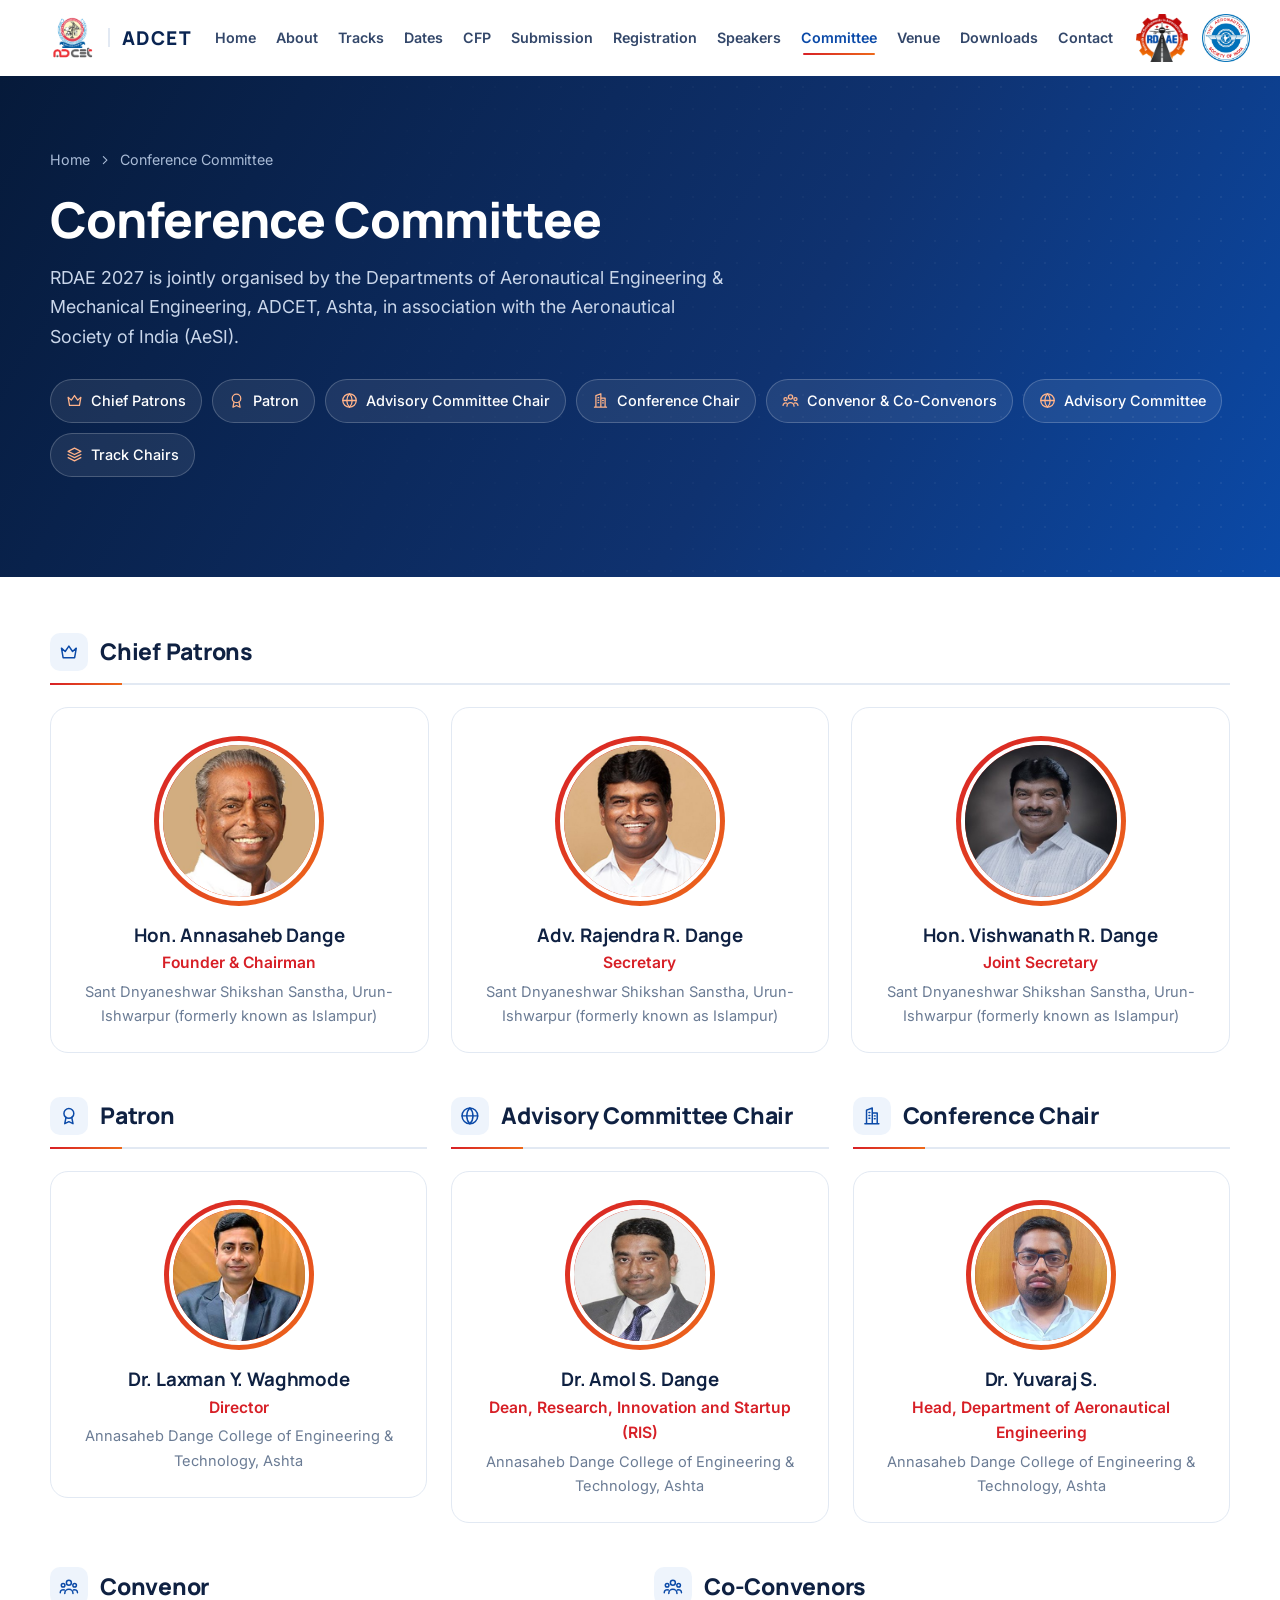
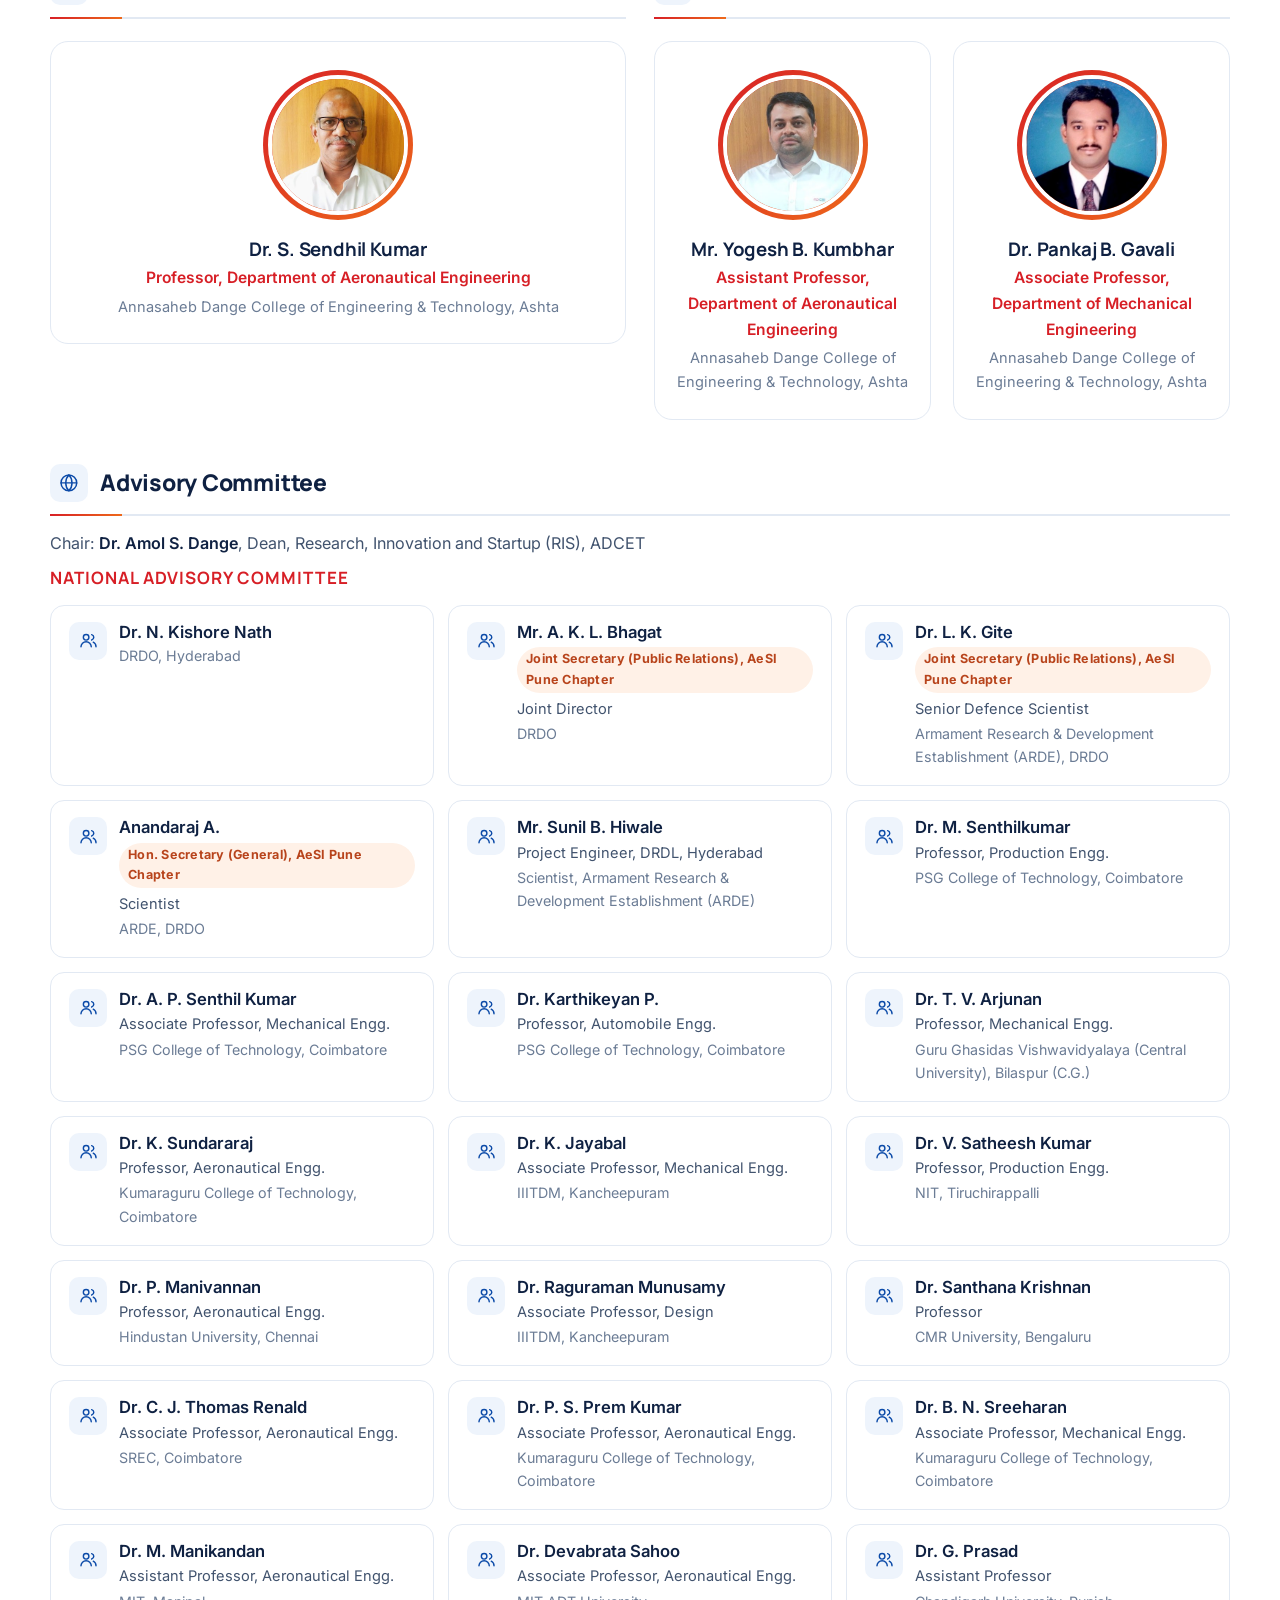
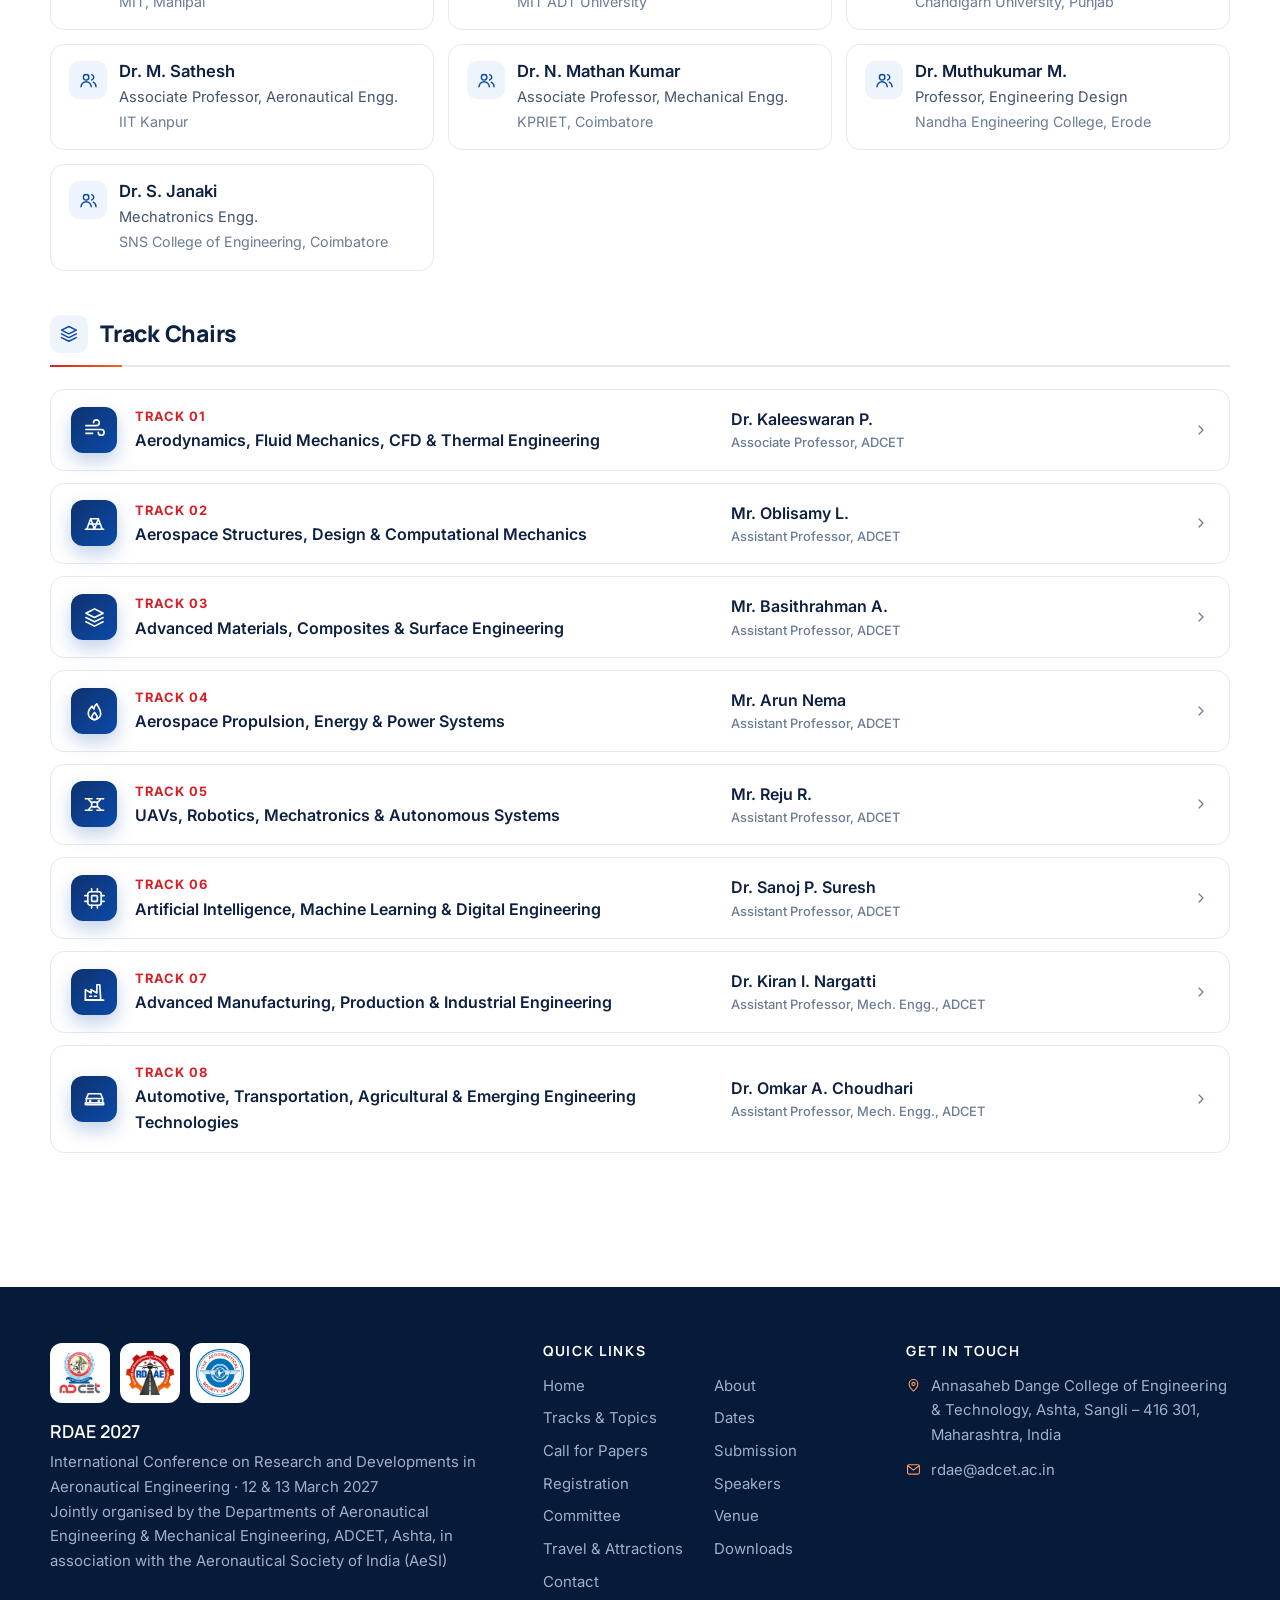
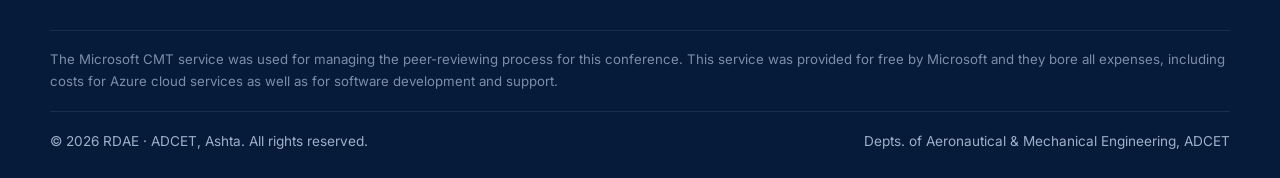
<file: committee.html>
<!DOCTYPE html>
<html lang="en">
<head>
  <meta charset="UTF-8">
  <meta name="viewport" content="width=device-width, initial-scale=1.0">
  <title>Conference Committee | RDAE 2027</title>
  <meta name="description" content="Conference committee of RDAE 2027 — chief patrons, patron, advisory committee chair, conference chair, convenor, co-convenors, track chairs and national advisory committee, ADCET, Ashta.">
  <meta name="theme-color" content="#0a2552">
  <link rel="icon" type="image/png" href="assets/rdae-logo.png">
  <link rel="preconnect" href="https://fonts.googleapis.com">
  <link rel="preconnect" href="https://fonts.gstatic.com" crossorigin>
  <link href="https://fonts.googleapis.com/css2?family=Inter:wght@400;500;600;700&family=Manrope:wght@600;700;800&display=swap" rel="stylesheet">
  <link rel="stylesheet" href="styles.css">
</head>
<body>
<svg xmlns="http://www.w3.org/2000/svg" width="0" height="0" style="position:absolute" aria-hidden="true">
  <symbol id="i-arrow" viewBox="0 0 24 24"><path d="M5 12h14M13 6l6 6-6 6"/></symbol>
  <symbol id="i-chevron" viewBox="0 0 24 24"><path d="m9 6 6 6-6 6"/></symbol>
  <symbol id="i-up" viewBox="0 0 24 24"><path d="M12 19V5M6 11l6-6 6 6"/></symbol>
  <symbol id="i-calendar" viewBox="0 0 24 24"><rect x="3" y="4.5" width="18" height="16" rx="2.5"/><path d="M3 9.5h18M8 2.5v4M16 2.5v4"/><path d="M7.5 13.5h2M11 13.5h2M14.5 13.5h2M7.5 17h2M11 17h2"/></symbol>
  <symbol id="i-pin" viewBox="0 0 24 24"><path d="M12 21s-7-6.2-7-11.5A7 7 0 0 1 19 9.5C19 14.8 12 21 12 21z"/><circle cx="12" cy="9.5" r="2.5"/></symbol>
  <symbol id="i-users" viewBox="0 0 24 24"><circle cx="9" cy="8" r="3.5"/><path d="M2.5 20a6.5 6.5 0 0 1 13 0"/><path d="M16 4.6a3.5 3.5 0 0 1 0 6.8M18 14.2a6.5 6.5 0 0 1 3.5 5.8"/></symbol>
  <symbol id="i-bulb" viewBox="0 0 24 24"><path d="M9 18h6M10 21.5h4"/><path d="M12 2.5a6.5 6.5 0 0 0-4 11.6c.7.6 1 1.3 1 2.1v.3h6v-.3c0-.8.4-1.6 1-2.1a6.5 6.5 0 0 0-4-11.6z"/></symbol>
  <symbol id="i-link" viewBox="0 0 24 24"><path d="M10 14a4.5 4.5 0 0 0 6.4 0l3.2-3.2a4.5 4.5 0 0 0-6.4-6.4l-1 1"/><path d="M14 10a4.5 4.5 0 0 0-6.4 0l-3.2 3.2a4.5 4.5 0 0 0 6.4 6.4l1-1"/></symbol>
  <symbol id="i-leaf" viewBox="0 0 24 24"><path d="M5 19c0-8 5-14 15-15-.5 10-6.5 15-14 15"/><path d="M5 19c3-4 6-6.5 9.5-8.5"/></symbol>
  <symbol id="i-plane" viewBox="0 0 24 24"><path d="M21 15.5v-2l-8-5V3.8a1.5 1.5 0 0 0-3 0V8.5l-8 5v2l8-2.5v5l-2.2 1.6V21L12 20l4.2 1v-1.4L14 18v-5z" transform="translate(0.5 0)"/></symbol>
  <symbol id="i-wind" viewBox="0 0 24 24"><path d="M3 8h11a3 3 0 1 0-3-3"/><path d="M3 12h16a3 3 0 1 1-3 3"/><path d="M3 16h7"/></symbol>
  <symbol id="i-truss" viewBox="0 0 24 24"><path d="M2.5 18h19M4 18 8 7h8l4 11"/><path d="M8 7l4 11 4-11M6 12.5h12"/></symbol>
  <symbol id="i-layers" viewBox="0 0 24 24"><path d="m12 3 9 4.5-9 4.5-9-4.5z"/><path d="m3 12 9 4.5 9-4.5"/><path d="m3 16.5 9 4.5 9-4.5"/></symbol>
  <symbol id="i-flame" viewBox="0 0 24 24"><path d="M12 21.5a6.5 6.5 0 0 0 6.5-6.5c0-4-3-6.5-4-10-2 1.5-3 3.5-3 5.5-1-.8-1.7-1.8-2-3-2 2-4 4.5-4 7.5a6.5 6.5 0 0 0 6.5 6.5z"/><path d="M12 21.5a2.8 2.8 0 0 1-2.8-2.8c0-1.6 1.5-2.8 2.8-4.7 1.3 1.9 2.8 3.1 2.8 4.7a2.8 2.8 0 0 1-2.8 2.8z"/></symbol>
  <symbol id="i-drone" viewBox="0 0 24 24"><rect x="9" y="9.5" width="6" height="5" rx="1.5"/><path d="M9 10 6 7M15 10l3-3M9 14l-3 3M15 14l3 3"/><path d="M2.5 6h7M14.5 6h7M2.5 18h7M14.5 18h7"/></symbol>
  <symbol id="i-cpu" viewBox="0 0 24 24"><rect x="5" y="5" width="14" height="14" rx="2.5"/><path d="M9 2v3M15 2v3M9 19v3M15 19v3M2 9h3M2 15h3M19 9h3M19 15h3"/><rect x="9" y="9" width="6" height="6" rx="1"/></symbol>
  <symbol id="i-mail" viewBox="0 0 24 24"><rect x="2.5" y="4.5" width="19" height="15" rx="2.5"/><path d="m3 6 9 7 9-7"/></symbol>
  <symbol id="i-file" viewBox="0 0 24 24"><path d="M14 2.5H7a2 2 0 0 0-2 2v15a2 2 0 0 0 2 2h10a2 2 0 0 0 2-2V7.5z"/><path d="M14 2.5v5h5M9 13h6M9 17h4"/></symbol>
  <symbol id="i-book" viewBox="0 0 24 24"><path d="M3 5.5A2 2 0 0 1 5 3.5h5a2 2 0 0 1 2 2V21a2 2 0 0 0-2-2H3z"/><path d="M21 5.5a2 2 0 0 0-2-2h-5a2 2 0 0 0-2 2V21a2 2 0 0 1 2-2h7z"/></symbol>
  <symbol id="i-chart" viewBox="0 0 24 24"><path d="M3 3.5v17h18"/><path d="m7 15 4-4 3 3 6-6.5"/></symbol>
  <symbol id="i-factory" viewBox="0 0 24 24"><path d="M2.5 21V10l6 3.5V10l6 3.5V5h3l1 16z"/><path d="M2.5 21h19M7 17h2M12 17h2"/></symbol>
  <symbol id="i-check" viewBox="0 0 24 24"><circle cx="12" cy="12" r="9.5"/><path d="m8 12.3 2.7 2.7L16 9.5"/></symbol>
  <symbol id="i-tick" viewBox="0 0 24 24"><path d="m5 12.5 4.5 4.5L19 7.5"/></symbol>
  <symbol id="i-info" viewBox="0 0 24 24"><circle cx="12" cy="12" r="9.5"/><path d="M12 11v6M12 7.5v.5"/></symbol>
  <symbol id="i-clock" viewBox="0 0 24 24"><circle cx="12" cy="12" r="9.5"/><path d="M12 6.5V12l3.5 2"/></symbol>
  <symbol id="i-flag" viewBox="0 0 24 24"><path d="M4.5 21.5V3.5M4.5 4h12l-2 4 2 4h-12"/></symbol>
  <symbol id="i-send" viewBox="0 0 24 24"><path d="M21.5 2.5 10 14M21.5 2.5 14.5 21.5l-4.5-7.5-7.5-4.5z"/></symbol>
  <symbol id="i-review" viewBox="0 0 24 24"><circle cx="10.5" cy="10.5" r="6.5"/><path d="m15.5 15.5 5.5 5.5M8 10.5l2 2 3.5-3.5"/></symbol>
  <symbol id="i-edit" viewBox="0 0 24 24"><path d="M4 20h4L19 9a2.8 2.8 0 0 0-4-4L4 16z"/><path d="m13.5 6.5 4 4"/></symbol>
  <symbol id="i-ticket" viewBox="0 0 24 24"><path d="M3 8.5V6.5a2 2 0 0 1 2-2h14a2 2 0 0 1 2 2v2a3.5 3.5 0 0 0 0 7v2a2 2 0 0 1-2 2H5a2 2 0 0 1-2-2v-2a3.5 3.5 0 0 0 0-7z"/><path d="M14 4.5v15" stroke-dasharray="2 2.5"/></symbol>
  <symbol id="i-award" viewBox="0 0 24 24"><circle cx="12" cy="9" r="6"/><path d="m8.5 13.8-1.5 7.7 5-2.5 5 2.5-1.5-7.7"/></symbol>
  <symbol id="i-mic" viewBox="0 0 24 24"><rect x="9" y="2.5" width="6" height="12" rx="3"/><path d="M5 11a7 7 0 0 0 14 0M12 18v3.5M8.5 21.5h7"/></symbol>
  <symbol id="i-crown" viewBox="0 0 24 24"><path d="m3 7.5 4.5 4 4.5-6.5 4.5 6.5 4.5-4-2 11.5H5z"/></symbol>
  <symbol id="i-team" viewBox="0 0 24 24"><circle cx="12" cy="7" r="3"/><circle cx="5" cy="10" r="2.2"/><circle cx="19" cy="10" r="2.2"/><path d="M7 20a5 5 0 0 1 10 0M1.5 19a3.5 3.5 0 0 1 5-3.2M22.5 19a3.5 3.5 0 0 0-5-3.2"/></symbol>
  <symbol id="i-gear" viewBox="0 0 24 24"><circle cx="12" cy="12" r="3"/><path d="M19.4 15a1.7 1.7 0 0 0 .3 1.8l.1.1a2 2 0 1 1-2.8 2.8l-.1-.1a1.7 1.7 0 0 0-1.8-.3 1.7 1.7 0 0 0-1 1.5V21a2 2 0 0 1-4 0v-.1a1.7 1.7 0 0 0-1.1-1.5 1.7 1.7 0 0 0-1.8.3l-.1.1a2 2 0 1 1-2.8-2.8l.1-.1a1.7 1.7 0 0 0 .3-1.8 1.7 1.7 0 0 0-1.5-1H3a2 2 0 0 1 0-4h.1a1.7 1.7 0 0 0 1.5-1.1 1.7 1.7 0 0 0-.3-1.8l-.1-.1a2 2 0 1 1 2.8-2.8l.1.1a1.7 1.7 0 0 0 1.8.3H9a1.7 1.7 0 0 0 1-1.5V3a2 2 0 0 1 4 0v.1a1.7 1.7 0 0 0 1 1.5 1.7 1.7 0 0 0 1.8-.3l.1-.1a2 2 0 1 1 2.8 2.8l-.1.1a1.7 1.7 0 0 0-.3 1.8V9a1.7 1.7 0 0 0 1.5 1H21a2 2 0 0 1 0 4h-.1a1.7 1.7 0 0 0-1.5 1z"/></symbol>
  <symbol id="i-route" viewBox="0 0 24 24"><circle cx="6" cy="19" r="2.5"/><circle cx="18" cy="5" r="2.5"/><path d="M8.5 19H16a3.5 3.5 0 0 0 0-7H8a3.5 3.5 0 0 1 0-7h7.5"/></symbol>
  <symbol id="i-bed" viewBox="0 0 24 24"><path d="M2.5 19.5V5M2.5 15.5h19v4M21.5 15.5V12a3 3 0 0 0-3-3H11v6.5"/><circle cx="7" cy="11.5" r="2"/></symbol>
  <symbol id="i-camera" viewBox="0 0 24 24"><path d="M3 8a2 2 0 0 1 2-2h2l1.5-2h7L17 6h2a2 2 0 0 1 2 2v10a2 2 0 0 1-2 2H5a2 2 0 0 1-2-2z"/><circle cx="12" cy="13" r="3.5"/></symbol>
  <symbol id="i-map" viewBox="0 0 24 24"><path d="M9 4 3 6.5v14L9 18l6 2.5 6-2.5V4l-6 2.5z"/><path d="M9 4v14M15 6.5v14"/></symbol>
  <symbol id="i-globe" viewBox="0 0 24 24"><circle cx="12" cy="12" r="9.5"/><path d="M2.5 12h19M12 2.5c2.6 2.6 3.8 5.8 3.8 9.5s-1.2 6.9-3.8 9.5c-2.6-2.6-3.8-5.8-3.8-9.5S9.4 5.1 12 2.5z"/></symbol>
  <symbol id="i-building" viewBox="0 0 24 24"><path d="M3.5 21.5h17M5.5 21.5V5l7-2.5v19M12.5 8.5h6v13"/><path d="M8.5 8h1M8.5 11.5h1M8.5 15h1M15 12h1M15 15.5h1"/></symbol>
  <symbol id="i-home" viewBox="0 0 24 24"><path d="m3 11 9-7.5 9 7.5M5.5 9v11.5h13V9"/></symbol>
  <symbol id="i-download" viewBox="0 0 24 24"><path d="M12 3.5v12M7 11l5 5 5-5M4 20.5h16"/></symbol>
  <symbol id="i-copy" viewBox="0 0 24 24"><rect x="8.5" y="8.5" width="12" height="12" rx="2.5"/><path d="M15.5 8.5V6a2.5 2.5 0 0 0-2.5-2.5H6A2.5 2.5 0 0 0 3.5 6v7A2.5 2.5 0 0 0 6 15.5h2.5"/></symbol>
  <symbol id="i-share" viewBox="0 0 24 24"><circle cx="18" cy="5.5" r="2.5"/><circle cx="6" cy="12" r="2.5"/><circle cx="18" cy="18.5" r="2.5"/><path d="m8.2 10.8 7.6-4.1M8.2 13.2l7.6 4.1"/></symbol>
  <symbol id="i-image" viewBox="0 0 24 24"><rect x="3" y="4" width="18" height="16" rx="2.5"/><circle cx="9" cy="9.5" r="1.8"/><path d="m3.5 17 5-5 4 4 3-3 5 5"/></symbol>
  <symbol id="i-train" viewBox="0 0 24 24"><rect x="5" y="3" width="14" height="14" rx="3"/><path d="M5 10.5h14M9 21l1.5-4M15 21l-1.5-4M8.5 14h.01M15.5 14h.01"/></symbol>
  <symbol id="i-car" viewBox="0 0 24 24"><path d="M3.5 16.5V12l2-5h13l2 5v4.5"/><path d="M3.5 12h17M2.5 16.5h19v2h-19z"/><circle cx="7.5" cy="14.5" r=".5"/><circle cx="16.5" cy="14.5" r=".5"/></symbol>
  <symbol id="i-temple" viewBox="0 0 24 24"><path d="M12 2.5 15 7H9z M7 7h10l1.5 4h-13zM6 11v9.5h12V11M3 20.5h18M10 20.5v-5h4v5"/></symbol>
  <symbol id="i-mountain" viewBox="0 0 24 24"><path d="m2 20 7-12 4 6 3-4 6 10z"/><path d="m7.5 10.5 1.5 1.5 1.5-1.5"/></symbol>
  <symbol id="i-castle" viewBox="0 0 24 24"><path d="M3 21V9h3V6h3v3h6V6h3v3h3v12z"/><path d="M10 21v-5h4v5M3 21h18"/></symbol>
  <symbol id="i-water" viewBox="0 0 24 24"><path d="M2 8c2-1.5 4-1.5 6 0s4 1.5 6 0 4-1.5 6 0M2 13c2-1.5 4-1.5 6 0s4 1.5 6 0 4-1.5 6 0M2 18c2-1.5 4-1.5 6 0s4 1.5 6 0 4-1.5 6 0"/></symbol>
  <symbol id="i-tree" viewBox="0 0 24 24"><path d="M12 21.5v-5M12 2.5 6 11h3l-4 5.5h14L15 11h3z"/></symbol>
  <symbol id="i-museum" viewBox="0 0 24 24"><path d="m3 9 9-5.5L21 9zM5 9v9M9.5 9v9M14.5 9v9M19 9v9M3 18h18v2.5H3z"/></symbol>
</svg>



<header class="site-header">
  <div class="container nav-wrap">
    <a class="brand brand-adcet" href="index.html" aria-label="ADCET — home">
      <img src="assets/adcet-logo.png" alt="ADCET logo" width="50" height="50">
      <span class="brand-text">
        <strong>ADCET</strong>
        <small><span class="bt-line">Annasaheb Dange College of</span><span class="bt-line">Engineering &amp; Technology, Ashta</span></small>
      </span>
    </a>

    <button class="menu-toggle" aria-label="Open navigation" aria-expanded="false" aria-controls="main-nav">
      <span></span><span></span><span></span>
    </button>

    <nav class="main-nav" id="main-nav" aria-label="Primary">
      <a href="index.html">Home</a>
      <a href="index.html#about">About</a>
      <a href="tracks.html">Tracks</a>
      <a href="index.html#dates">Dates</a>
      <a href="index.html#cfp">CFP</a>
      <a href="index.html#submission">Submission</a>
      <a href="index.html#registration">Registration</a>
      <a href="index.html#speakers">Speakers</a>
      <a class="active" href="committee.html">Committee</a>
      <a href="venue.html">Venue</a>
      <a href="downloads.html">Downloads</a>
      <a href="index.html#contact">Contact</a>
    </nav>

    <a class="brand brand-rdae" href="index.html" aria-label="RDAE 2027 — home">
      <img src="assets/rdae-logo.png" alt="RDAE 2027 logo" height="54">
    </a>
    <span class="brand brand-aesi" title="In association with the Aeronautical Society of India, Pune"><img src="assets/aesi-logo.jpg?v=2" alt="Aeronautical Society of India logo" height="54"></span>
  </div>
</header>

<main>
  <section class="page-hero">
    <div class="container">
      <nav class="breadcrumb" aria-label="Breadcrumb"><a href="index.html">Home</a><svg class="icon"><use href="#i-chevron"/></svg><span>Conference Committee</span></nav>
      <h1>Conference Committee</h1>
      <p>RDAE 2027 is jointly organised by the Departments of Aeronautical Engineering &amp; Mechanical Engineering, ADCET, Ashta, in association with the Aeronautical Society of India (AeSI).</p>
      <div class="track-chips">
        <a href="#chief-patrons"><svg class="icon"><use href="#i-crown"/></svg>Chief Patrons</a>
        <a href="#patron"><svg class="icon"><use href="#i-award"/></svg>Patron</a>
        <a href="#advisory-chair"><svg class="icon"><use href="#i-globe"/></svg>Advisory Committee Chair</a>
        <a href="#chair"><svg class="icon"><use href="#i-building"/></svg>Conference Chair</a>
        <a href="#convenor"><svg class="icon"><use href="#i-team"/></svg>Convenor &amp; Co-Convenors</a>
        <a href="#advisory"><svg class="icon"><use href="#i-globe"/></svg>Advisory Committee</a>
        <a href="#track-chairs"><svg class="icon"><use href="#i-layers"/></svg>Track Chairs</a>
      </div>
    </div>
  </section>

  <div class="container committee-page">
    <div id="chief-patrons">
    <div class="committee-group">
      <h2 class="group-title"><span class="g-icon"><svg class="icon"><use href="#i-crown"/></svg></span>Chief Patrons</h2>
      <div class="people">
        <article class="person person-lg reveal">
          <div class="person-photo"><img src="assets/committee/annasaheb-dange.jpg" alt="Hon. Annasaheb Dange" loading="lazy" width="360" height="360"></div>
          <h3>Hon. Annasaheb Dange</h3>
          <p class="person-role">Founder &amp; Chairman</p>
          <p class="person-org">Sant Dnyaneshwar Shikshan Sanstha, Urun-Ishwarpur (formerly known as Islampur)</p>
        </article>
        <article class="person person-lg reveal">
          <div class="person-photo"><img src="assets/committee/rajendra-dange.jpg" alt="Adv. Rajendra R. Dange" loading="lazy" width="360" height="360"></div>
          <h3>Adv. Rajendra R. Dange</h3>
          <p class="person-role">Secretary</p>
          <p class="person-org">Sant Dnyaneshwar Shikshan Sanstha, Urun-Ishwarpur (formerly known as Islampur)</p>
        </article>
        <article class="person person-lg reveal">
          <div class="person-photo"><img src="assets/committee/vishwanath-dange.jpg" alt="Hon. Vishwanath R. Dange" loading="lazy" width="360" height="360"></div>
          <h3>Hon. Vishwanath R. Dange</h3>
          <p class="person-role">Joint Secretary</p>
          <p class="person-org">Sant Dnyaneshwar Shikshan Sanstha, Urun-Ishwarpur (formerly known as Islampur)</p>
        </article>
      </div>
    </div>
    </div>
    <div class="committee-row three">
      <div id="patron">
    <div class="committee-group">
      <h2 class="group-title"><span class="g-icon"><svg class="icon"><use href="#i-award"/></svg></span>Patron</h2>
      <div class="people">
        <article class="person reveal">
          <div class="person-photo"><img src="assets/committee/laxman-waghmode.jpg" alt="Dr. Laxman Y. Waghmode" loading="lazy" width="360" height="360"></div>
          <h3>Dr. Laxman Y. Waghmode</h3>
          <p class="person-role">Director</p>
          <p class="person-org">Annasaheb Dange College of Engineering &amp; Technology, Ashta</p>
        </article>
      </div>
    </div>
      </div>
      <div id="advisory-chair">
    <div class="committee-group">
      <h2 class="group-title"><span class="g-icon"><svg class="icon"><use href="#i-globe"/></svg></span>Advisory Committee Chair</h2>
      <div class="people">
        <article class="person reveal">
          <div class="person-photo"><img src="assets/committee/amol-dange.jpg" alt="Dr. Amol S. Dange" loading="lazy" width="360" height="360"></div>
          <h3>Dr. Amol S. Dange</h3>
          <p class="person-role">Dean, Research, Innovation and Startup (RIS)</p>
          <p class="person-org">Annasaheb Dange College of Engineering &amp; Technology, Ashta</p>
        </article>
      </div>
    </div>
      </div>
      <div id="chair">
    <div class="committee-group">
      <h2 class="group-title"><span class="g-icon"><svg class="icon"><use href="#i-building"/></svg></span>Conference Chair</h2>
      <div class="people">
        <article class="person reveal">
          <div class="person-photo"><img src="assets/committee/yuvaraj-s.jpg" alt="Dr. Yuvaraj S." loading="lazy" width="360" height="360"></div>
          <h3>Dr. Yuvaraj S.</h3>
          <p class="person-role">Head, Department of Aeronautical Engineering</p>
          <p class="person-org">Annasaheb Dange College of Engineering &amp; Technology, Ashta</p>
        </article>
      </div>
    </div>
      </div>
    </div>
    <div class="committee-row" id="convenor">
      <div>
    <div class="committee-group">
      <h2 class="group-title"><span class="g-icon"><svg class="icon"><use href="#i-team"/></svg></span>Convenor</h2>
      <div class="people">
        <article class="person reveal">
          <div class="person-photo"><img src="assets/committee/sendhil-kumar.jpg" alt="Dr. S. Sendhil Kumar" loading="lazy" width="360" height="360"></div>
          <h3>Dr. S. Sendhil Kumar</h3>
          <p class="person-role">Professor, Department of Aeronautical Engineering</p>
          <p class="person-org">Annasaheb Dange College of Engineering &amp; Technology, Ashta</p>
        </article>
      </div>
    </div>
      </div>
      <div>
    <div class="committee-group">
      <h2 class="group-title"><span class="g-icon"><svg class="icon"><use href="#i-team"/></svg></span>Co-Convenors</h2>
      <div class="people">
        <article class="person reveal">
          <div class="person-photo"><img src="assets/committee/yogesh-kumbhar.jpg" alt="Mr. Yogesh B. Kumbhar" loading="lazy" width="360" height="360"></div>
          <h3>Mr. Yogesh B. Kumbhar</h3>
          <p class="person-role">Assistant Professor, Department of Aeronautical Engineering</p>
          <p class="person-org">Annasaheb Dange College of Engineering &amp; Technology, Ashta</p>
        </article>
        <article class="person reveal">
          <div class="person-photo"><img src="assets/committee/pankaj-gavali.jpg" alt="Dr. Pankaj B. Gavali" loading="lazy" width="360" height="360"></div>
          <h3>Dr. Pankaj B. Gavali</h3>
          <p class="person-role">Associate Professor, Department of Mechanical Engineering</p>
          <p class="person-org">Annasaheb Dange College of Engineering &amp; Technology, Ashta</p>
        </article>
      </div>
    </div>
      </div>
    </div>
    <div class="committee-group" id="advisory">
      <h2 class="group-title"><span class="g-icon"><svg class="icon"><use href="#i-globe"/></svg></span>Advisory Committee</h2>
      <p class="adv-chair">Chair: <b>Dr. Amol S. Dange</b>, Dean, Research, Innovation and Startup (RIS), ADCET</p>
      <h3 class="adv-sub">National Advisory Committee</h3>
      <ul class="adv-grid">
          <li class="adv-card reveal"><span class="adv-icon"><svg class="icon"><use href="#i-users"/></svg></span><div><b>Dr. N. Kishore Nath</b><span class="adv-org">DRDO, Hyderabad</span></div></li>
          <li class="adv-card reveal"><span class="adv-icon"><svg class="icon"><use href="#i-users"/></svg></span><div><b>Mr. A. K. L. Bhagat</b><span class="adv-tag">Joint Secretary (Public Relations), AeSI Pune Chapter</span><span class="adv-role">Joint Director</span><span class="adv-org">DRDO</span></div></li>
          <li class="adv-card reveal"><span class="adv-icon"><svg class="icon"><use href="#i-users"/></svg></span><div><b>Dr. L. K. Gite</b><span class="adv-tag">Joint Secretary (Public Relations), AeSI Pune Chapter</span><span class="adv-role">Senior Defence Scientist</span><span class="adv-org">Armament Research &amp; Development Establishment (ARDE), DRDO</span></div></li>
          <li class="adv-card reveal"><span class="adv-icon"><svg class="icon"><use href="#i-users"/></svg></span><div><b>Anandaraj A.</b><span class="adv-tag">Hon. Secretary (General), AeSI Pune Chapter</span><span class="adv-role">Scientist</span><span class="adv-org">ARDE, DRDO</span></div></li>
          <li class="adv-card reveal"><span class="adv-icon"><svg class="icon"><use href="#i-users"/></svg></span><div><b>Mr. Sunil B. Hiwale</b><span class="adv-role">Project Engineer, DRDL, Hyderabad</span><span class="adv-org">Scientist, Armament Research &amp; Development Establishment (ARDE)</span></div></li>
          <li class="adv-card reveal"><span class="adv-icon"><svg class="icon"><use href="#i-users"/></svg></span><div><b>Dr. M. Senthilkumar</b><span class="adv-role">Professor, Production Engg.</span><span class="adv-org">PSG College of Technology, Coimbatore</span></div></li>
          <li class="adv-card reveal"><span class="adv-icon"><svg class="icon"><use href="#i-users"/></svg></span><div><b>Dr. A. P. Senthil Kumar</b><span class="adv-role">Associate Professor, Mechanical Engg.</span><span class="adv-org">PSG College of Technology, Coimbatore</span></div></li>
          <li class="adv-card reveal"><span class="adv-icon"><svg class="icon"><use href="#i-users"/></svg></span><div><b>Dr. Karthikeyan P.</b><span class="adv-role">Professor, Automobile Engg.</span><span class="adv-org">PSG College of Technology, Coimbatore</span></div></li>
          <li class="adv-card reveal"><span class="adv-icon"><svg class="icon"><use href="#i-users"/></svg></span><div><b>Dr. T. V. Arjunan</b><span class="adv-role">Professor, Mechanical Engg.</span><span class="adv-org">Guru Ghasidas Vishwavidyalaya (Central University), Bilaspur (C.G.)</span></div></li>
          <li class="adv-card reveal"><span class="adv-icon"><svg class="icon"><use href="#i-users"/></svg></span><div><b>Dr. K. Sundararaj</b><span class="adv-role">Professor, Aeronautical Engg.</span><span class="adv-org">Kumaraguru College of Technology, Coimbatore</span></div></li>
          <li class="adv-card reveal"><span class="adv-icon"><svg class="icon"><use href="#i-users"/></svg></span><div><b>Dr. K. Jayabal</b><span class="adv-role">Associate Professor, Mechanical Engg.</span><span class="adv-org">IIITDM, Kancheepuram</span></div></li>
          <li class="adv-card reveal"><span class="adv-icon"><svg class="icon"><use href="#i-users"/></svg></span><div><b>Dr. V. Satheesh Kumar</b><span class="adv-role">Professor, Production Engg.</span><span class="adv-org">NIT, Tiruchirappalli</span></div></li>
          <li class="adv-card reveal"><span class="adv-icon"><svg class="icon"><use href="#i-users"/></svg></span><div><b>Dr. P. Manivannan</b><span class="adv-role">Professor, Aeronautical Engg.</span><span class="adv-org">Hindustan University, Chennai</span></div></li>
          <li class="adv-card reveal"><span class="adv-icon"><svg class="icon"><use href="#i-users"/></svg></span><div><b>Dr. Raguraman Munusamy</b><span class="adv-role">Associate Professor, Design</span><span class="adv-org">IIITDM, Kancheepuram</span></div></li>
          <li class="adv-card reveal"><span class="adv-icon"><svg class="icon"><use href="#i-users"/></svg></span><div><b>Dr. Santhana Krishnan</b><span class="adv-role">Professor</span><span class="adv-org">CMR University, Bengaluru</span></div></li>
          <li class="adv-card reveal"><span class="adv-icon"><svg class="icon"><use href="#i-users"/></svg></span><div><b>Dr. C. J. Thomas Renald</b><span class="adv-role">Associate Professor, Aeronautical Engg.</span><span class="adv-org">SREC, Coimbatore</span></div></li>
          <li class="adv-card reveal"><span class="adv-icon"><svg class="icon"><use href="#i-users"/></svg></span><div><b>Dr. P. S. Prem Kumar</b><span class="adv-role">Associate Professor, Aeronautical Engg.</span><span class="adv-org">Kumaraguru College of Technology, Coimbatore</span></div></li>
          <li class="adv-card reveal"><span class="adv-icon"><svg class="icon"><use href="#i-users"/></svg></span><div><b>Dr. B. N. Sreeharan</b><span class="adv-role">Associate Professor, Mechanical Engg.</span><span class="adv-org">Kumaraguru College of Technology, Coimbatore</span></div></li>
          <li class="adv-card reveal"><span class="adv-icon"><svg class="icon"><use href="#i-users"/></svg></span><div><b>Dr. M. Manikandan</b><span class="adv-role">Assistant Professor, Aeronautical Engg.</span><span class="adv-org">MIT, Manipal</span></div></li>
          <li class="adv-card reveal"><span class="adv-icon"><svg class="icon"><use href="#i-users"/></svg></span><div><b>Dr. Devabrata Sahoo</b><span class="adv-role">Associate Professor, Aeronautical Engg.</span><span class="adv-org">MIT ADT University</span></div></li>
          <li class="adv-card reveal"><span class="adv-icon"><svg class="icon"><use href="#i-users"/></svg></span><div><b>Dr. G. Prasad</b><span class="adv-role">Assistant Professor</span><span class="adv-org">Chandigarh University, Punjab</span></div></li>
          <li class="adv-card reveal"><span class="adv-icon"><svg class="icon"><use href="#i-users"/></svg></span><div><b>Dr. M. Sathesh</b><span class="adv-role">Associate Professor, Aeronautical Engg.</span><span class="adv-org">IIT Kanpur</span></div></li>
          <li class="adv-card reveal"><span class="adv-icon"><svg class="icon"><use href="#i-users"/></svg></span><div><b>Dr. N. Mathan Kumar</b><span class="adv-role">Associate Professor, Mechanical Engg.</span><span class="adv-org">KPRIET, Coimbatore</span></div></li>
          <li class="adv-card reveal"><span class="adv-icon"><svg class="icon"><use href="#i-users"/></svg></span><div><b>Dr. Muthukumar M.</b><span class="adv-role">Professor, Engineering Design</span><span class="adv-org">Nandha Engineering College, Erode</span></div></li>
          <li class="adv-card reveal"><span class="adv-icon"><svg class="icon"><use href="#i-users"/></svg></span><div><b>Dr. S. Janaki</b><span class="adv-role">Mechatronics Engg.</span><span class="adv-org">SNS College of Engineering, Coimbatore</span></div></li>
      </ul>
    </div>
    <div class="committee-group" id="track-chairs">
      <h2 class="group-title"><span class="g-icon"><svg class="icon"><use href="#i-layers"/></svg></span>Track Chairs</h2>
      <div class="tc-list">
          <a class="tc-row reveal" href="tracks.html#track-1"><span class="track-icon"><svg class="icon"><use href="#i-wind"/></svg></span><span class="tc-track"><small>Track 01</small>Aerodynamics, Fluid Mechanics, CFD &amp; Thermal Engineering</span><span class="tc-person"><b>Dr. Kaleeswaran P.</b><small>Associate Professor, ADCET</small></span><svg class="icon icon-arrow"><use href="#i-chevron"/></svg></a>
          <a class="tc-row reveal" href="tracks.html#track-2"><span class="track-icon"><svg class="icon"><use href="#i-truss"/></svg></span><span class="tc-track"><small>Track 02</small>Aerospace Structures, Design &amp; Computational Mechanics</span><span class="tc-person"><b>Mr. Oblisamy L.</b><small>Assistant Professor, ADCET</small></span><svg class="icon icon-arrow"><use href="#i-chevron"/></svg></a>
          <a class="tc-row reveal" href="tracks.html#track-3"><span class="track-icon"><svg class="icon"><use href="#i-layers"/></svg></span><span class="tc-track"><small>Track 03</small>Advanced Materials, Composites &amp; Surface Engineering</span><span class="tc-person"><b>Mr. Basithrahman A.</b><small>Assistant Professor, ADCET</small></span><svg class="icon icon-arrow"><use href="#i-chevron"/></svg></a>
          <a class="tc-row reveal" href="tracks.html#track-4"><span class="track-icon"><svg class="icon"><use href="#i-flame"/></svg></span><span class="tc-track"><small>Track 04</small>Aerospace Propulsion, Energy &amp; Power Systems</span><span class="tc-person"><b>Mr. Arun Nema</b><small>Assistant Professor, ADCET</small></span><svg class="icon icon-arrow"><use href="#i-chevron"/></svg></a>
          <a class="tc-row reveal" href="tracks.html#track-5"><span class="track-icon"><svg class="icon"><use href="#i-drone"/></svg></span><span class="tc-track"><small>Track 05</small>UAVs, Robotics, Mechatronics &amp; Autonomous Systems</span><span class="tc-person"><b>Mr. Reju R.</b><small>Assistant Professor, ADCET</small></span><svg class="icon icon-arrow"><use href="#i-chevron"/></svg></a>
          <a class="tc-row reveal" href="tracks.html#track-6"><span class="track-icon"><svg class="icon"><use href="#i-cpu"/></svg></span><span class="tc-track"><small>Track 06</small>Artificial Intelligence, Machine Learning &amp; Digital Engineering</span><span class="tc-person"><b>Dr. Sanoj P. Suresh</b><small>Assistant Professor, ADCET</small></span><svg class="icon icon-arrow"><use href="#i-chevron"/></svg></a>
          <a class="tc-row reveal" href="tracks.html#track-7"><span class="track-icon"><svg class="icon"><use href="#i-factory"/></svg></span><span class="tc-track"><small>Track 07</small>Advanced Manufacturing, Production &amp; Industrial Engineering</span><span class="tc-person"><b>Dr. Kiran I. Nargatti</b><small>Assistant Professor, Mech. Engg., ADCET</small></span><svg class="icon icon-arrow"><use href="#i-chevron"/></svg></a>
          <a class="tc-row reveal" href="tracks.html#track-8"><span class="track-icon"><svg class="icon"><use href="#i-car"/></svg></span><span class="tc-track"><small>Track 08</small>Automotive, Transportation, Agricultural &amp; Emerging Engineering Technologies</span><span class="tc-person"><b>Dr. Omkar A. Choudhari</b><small>Assistant Professor, Mech. Engg., ADCET</small></span><svg class="icon icon-arrow"><use href="#i-chevron"/></svg></a>
      </div>
    </div>
  </div>
</main>

<footer class="site-footer">
  <div class="container footer-top">
    <div class="footer-brand">
      <div class="footer-logos"><span><img src="assets/adcet-logo.png" alt="ADCET logo"></span><span><img src="assets/rdae-logo.png" alt="RDAE 2027 logo"></span><span><img src="assets/aesi-logo.jpg?v=2" alt="AeSI logo"></span></div>
      <div><strong>RDAE 2027</strong>International Conference on Research and Developments in Aeronautical Engineering · 12 &amp; 13 March 2027<br>Jointly organised by the Departments of Aeronautical Engineering &amp; Mechanical Engineering, ADCET, Ashta, in association with the Aeronautical Society of India (AeSI)</div>
    </div>
    <div>
      <h4>Quick links</h4>
      <div class="footer-links"><a href="index.html">Home</a><a href="index.html#about">About</a><a href="tracks.html">Tracks &amp; Topics</a><a href="index.html#dates">Dates</a><a href="index.html#cfp">Call for Papers</a><a href="index.html#submission">Submission</a><a href="index.html#registration">Registration</a><a href="index.html#speakers">Speakers</a><a href="committee.html">Committee</a><a href="venue.html">Venue</a><a href="venue.html">Travel &amp; Attractions</a><a href="downloads.html">Downloads</a><a href="index.html#contact">Contact</a></div>
    </div>
    <div>
      <h4>Get in touch</h4>
      <ul class="footer-contact">
        <li><svg class="icon"><use href="#i-pin"/></svg><span>Annasaheb Dange College of Engineering &amp; Technology, Ashta, Sangli – 416 301, Maharashtra, India</span></li>
        <li><svg class="icon"><use href="#i-mail"/></svg><a href="mailto:rdae@adcet.ac.in">rdae@adcet.ac.in</a></li>
      </ul>
    </div>
  </div>
  <div class="container cmt-note">The Microsoft CMT service was used for managing the peer-reviewing process for this conference. This service was provided for free by Microsoft and they bore all expenses, including costs for Azure cloud services as well as for software development and support.</div>
  <div class="container footer-bottom">
    <span>© 2026 RDAE · ADCET, Ashta. All rights reserved.</span>
    <span>Depts. of Aeronautical &amp; Mechanical Engineering, ADCET</span>
  </div>
</footer>

<button class="back-top" aria-label="Back to top"><svg class="icon"><use href="#i-up"/></svg></button>
<script src="script.js"></script>
</body>
</html>
</file>
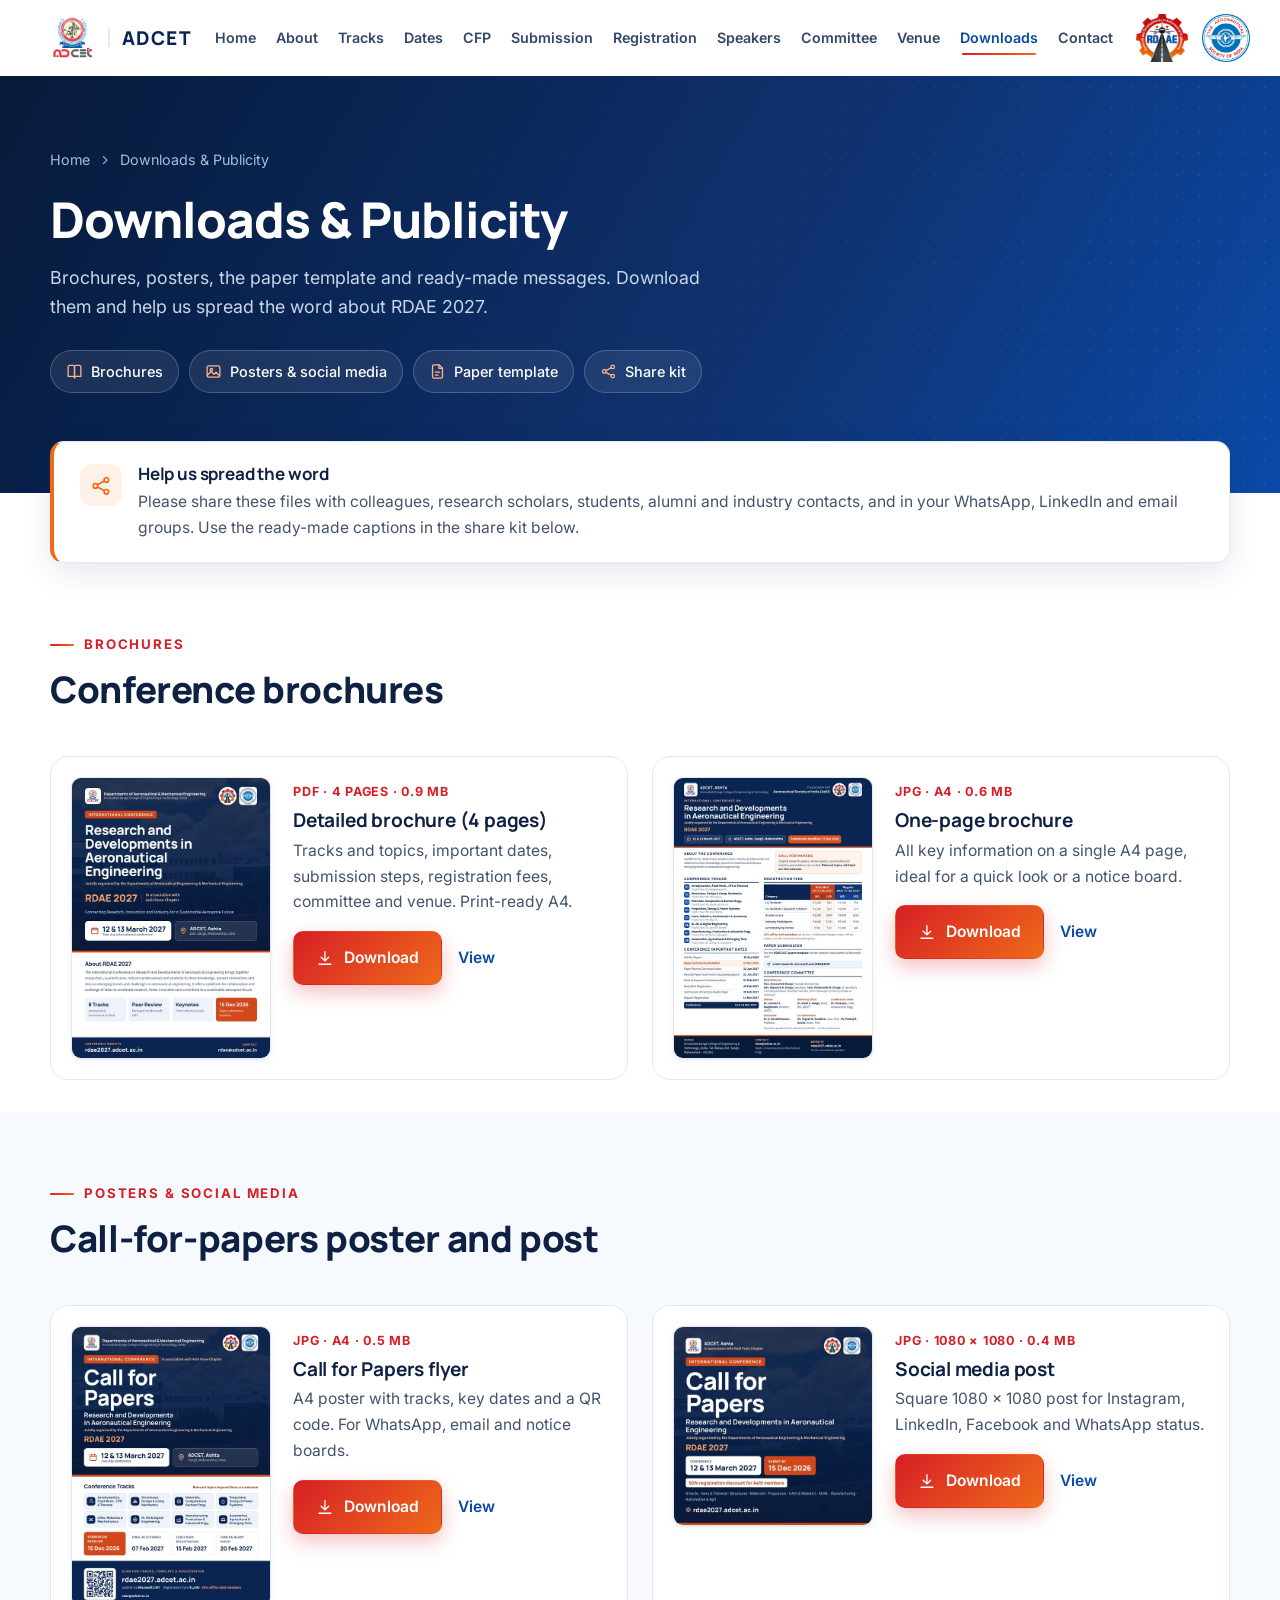
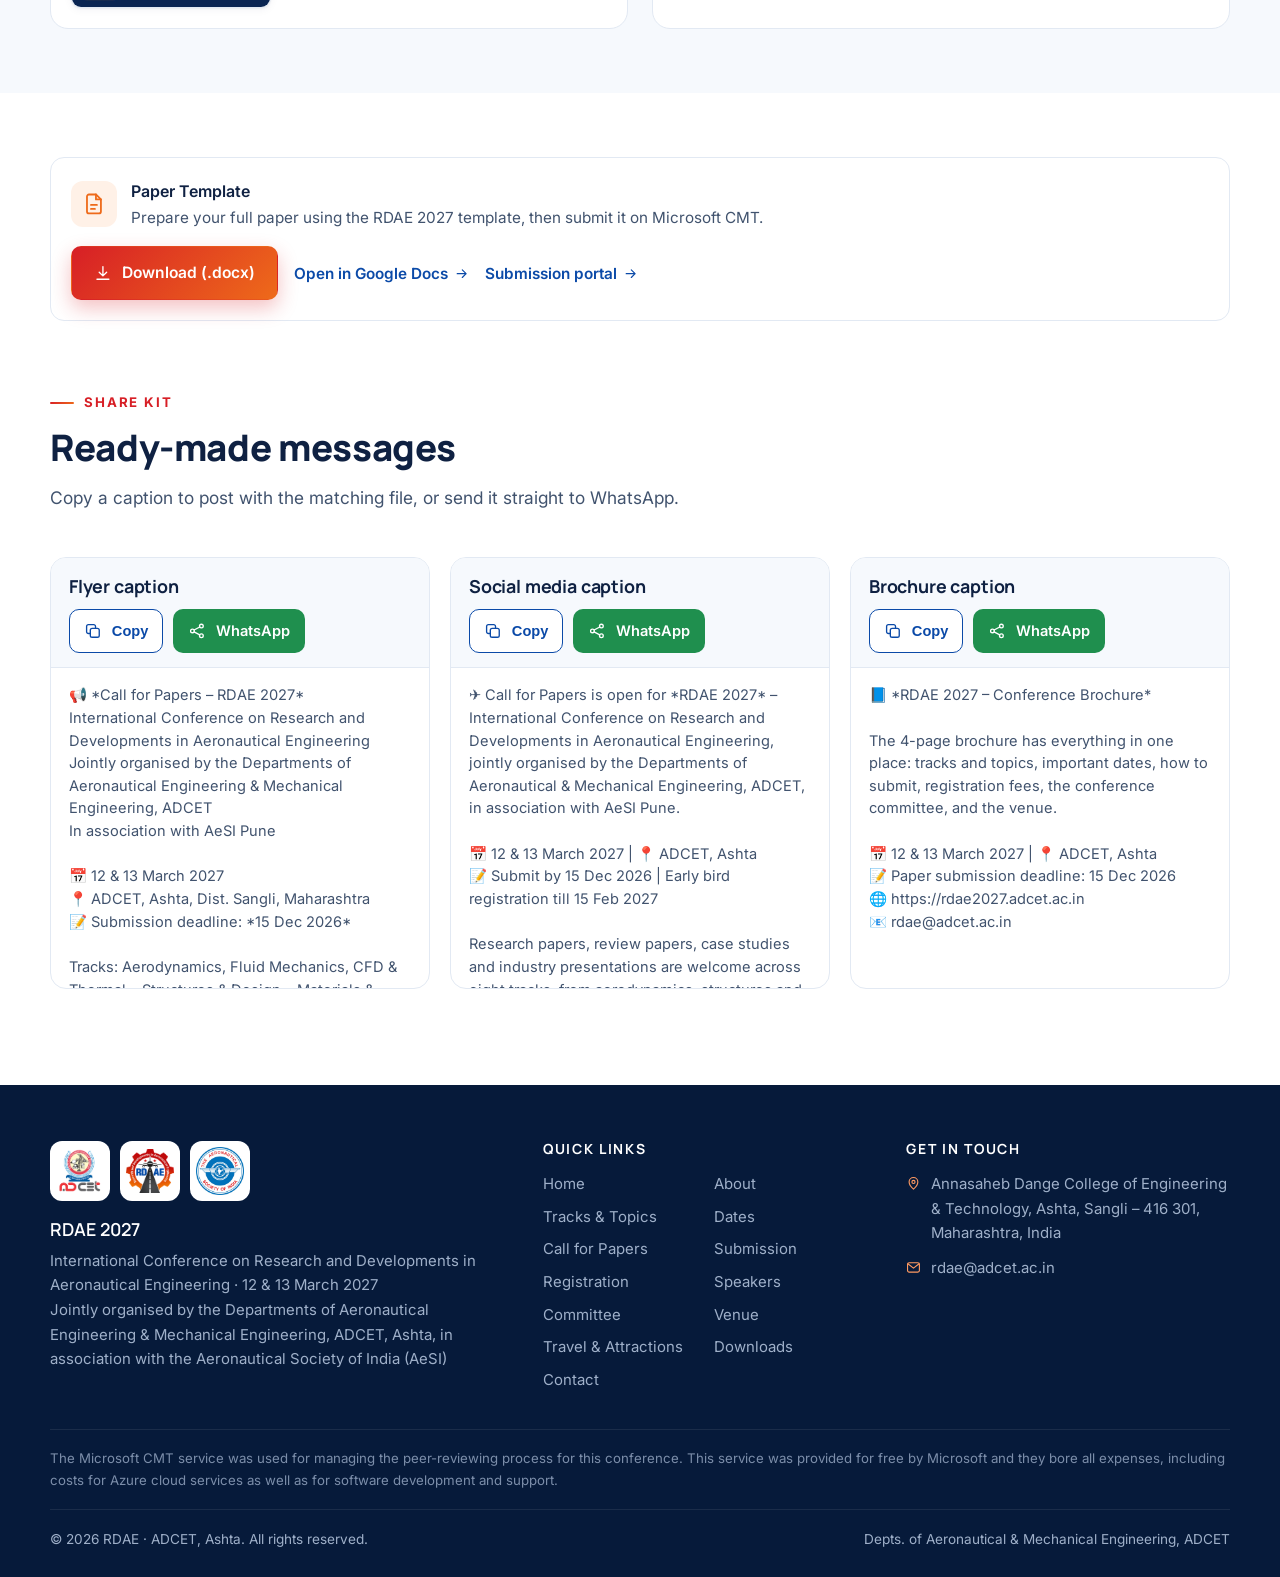
<file: downloads.html>
<!DOCTYPE html>
<html lang="en">
<head>
  <meta charset="UTF-8">
  <meta name="viewport" content="width=device-width, initial-scale=1.0">
  <title>Downloads &amp; Publicity | RDAE 2027</title>
  <meta name="description" content="Download the RDAE 2027 brochure, call-for-papers flyer, social media post and paper template, and share the conference with ready-made messages.">
  <meta name="theme-color" content="#0a2552">
  <link rel="icon" type="image/png" href="assets/rdae-logo.png">
  <link rel="preconnect" href="https://fonts.googleapis.com">
  <link rel="preconnect" href="https://fonts.gstatic.com" crossorigin>
  <link href="https://fonts.googleapis.com/css2?family=Inter:wght@400;500;600;700&family=Manrope:wght@600;700;800&display=swap" rel="stylesheet">
  <link rel="stylesheet" href="styles.css">
</head>
<body>
<svg xmlns="http://www.w3.org/2000/svg" width="0" height="0" style="position:absolute" aria-hidden="true">
  <symbol id="i-arrow" viewBox="0 0 24 24"><path d="M5 12h14M13 6l6 6-6 6"/></symbol>
  <symbol id="i-chevron" viewBox="0 0 24 24"><path d="m9 6 6 6-6 6"/></symbol>
  <symbol id="i-up" viewBox="0 0 24 24"><path d="M12 19V5M6 11l6-6 6 6"/></symbol>
  <symbol id="i-calendar" viewBox="0 0 24 24"><rect x="3" y="4.5" width="18" height="16" rx="2.5"/><path d="M3 9.5h18M8 2.5v4M16 2.5v4"/><path d="M7.5 13.5h2M11 13.5h2M14.5 13.5h2M7.5 17h2M11 17h2"/></symbol>
  <symbol id="i-pin" viewBox="0 0 24 24"><path d="M12 21s-7-6.2-7-11.5A7 7 0 0 1 19 9.5C19 14.8 12 21 12 21z"/><circle cx="12" cy="9.5" r="2.5"/></symbol>
  <symbol id="i-users" viewBox="0 0 24 24"><circle cx="9" cy="8" r="3.5"/><path d="M2.5 20a6.5 6.5 0 0 1 13 0"/><path d="M16 4.6a3.5 3.5 0 0 1 0 6.8M18 14.2a6.5 6.5 0 0 1 3.5 5.8"/></symbol>
  <symbol id="i-bulb" viewBox="0 0 24 24"><path d="M9 18h6M10 21.5h4"/><path d="M12 2.5a6.5 6.5 0 0 0-4 11.6c.7.6 1 1.3 1 2.1v.3h6v-.3c0-.8.4-1.6 1-2.1a6.5 6.5 0 0 0-4-11.6z"/></symbol>
  <symbol id="i-link" viewBox="0 0 24 24"><path d="M10 14a4.5 4.5 0 0 0 6.4 0l3.2-3.2a4.5 4.5 0 0 0-6.4-6.4l-1 1"/><path d="M14 10a4.5 4.5 0 0 0-6.4 0l-3.2 3.2a4.5 4.5 0 0 0 6.4 6.4l1-1"/></symbol>
  <symbol id="i-leaf" viewBox="0 0 24 24"><path d="M5 19c0-8 5-14 15-15-.5 10-6.5 15-14 15"/><path d="M5 19c3-4 6-6.5 9.5-8.5"/></symbol>
  <symbol id="i-plane" viewBox="0 0 24 24"><path d="M21 15.5v-2l-8-5V3.8a1.5 1.5 0 0 0-3 0V8.5l-8 5v2l8-2.5v5l-2.2 1.6V21L12 20l4.2 1v-1.4L14 18v-5z" transform="translate(0.5 0)"/></symbol>
  <symbol id="i-wind" viewBox="0 0 24 24"><path d="M3 8h11a3 3 0 1 0-3-3"/><path d="M3 12h16a3 3 0 1 1-3 3"/><path d="M3 16h7"/></symbol>
  <symbol id="i-truss" viewBox="0 0 24 24"><path d="M2.5 18h19M4 18 8 7h8l4 11"/><path d="M8 7l4 11 4-11M6 12.5h12"/></symbol>
  <symbol id="i-layers" viewBox="0 0 24 24"><path d="m12 3 9 4.5-9 4.5-9-4.5z"/><path d="m3 12 9 4.5 9-4.5"/><path d="m3 16.5 9 4.5 9-4.5"/></symbol>
  <symbol id="i-flame" viewBox="0 0 24 24"><path d="M12 21.5a6.5 6.5 0 0 0 6.5-6.5c0-4-3-6.5-4-10-2 1.5-3 3.5-3 5.5-1-.8-1.7-1.8-2-3-2 2-4 4.5-4 7.5a6.5 6.5 0 0 0 6.5 6.5z"/><path d="M12 21.5a2.8 2.8 0 0 1-2.8-2.8c0-1.6 1.5-2.8 2.8-4.7 1.3 1.9 2.8 3.1 2.8 4.7a2.8 2.8 0 0 1-2.8 2.8z"/></symbol>
  <symbol id="i-drone" viewBox="0 0 24 24"><rect x="9" y="9.5" width="6" height="5" rx="1.5"/><path d="M9 10 6 7M15 10l3-3M9 14l-3 3M15 14l3 3"/><path d="M2.5 6h7M14.5 6h7M2.5 18h7M14.5 18h7"/></symbol>
  <symbol id="i-cpu" viewBox="0 0 24 24"><rect x="5" y="5" width="14" height="14" rx="2.5"/><path d="M9 2v3M15 2v3M9 19v3M15 19v3M2 9h3M2 15h3M19 9h3M19 15h3"/><rect x="9" y="9" width="6" height="6" rx="1"/></symbol>
  <symbol id="i-mail" viewBox="0 0 24 24"><rect x="2.5" y="4.5" width="19" height="15" rx="2.5"/><path d="m3 6 9 7 9-7"/></symbol>
  <symbol id="i-file" viewBox="0 0 24 24"><path d="M14 2.5H7a2 2 0 0 0-2 2v15a2 2 0 0 0 2 2h10a2 2 0 0 0 2-2V7.5z"/><path d="M14 2.5v5h5M9 13h6M9 17h4"/></symbol>
  <symbol id="i-book" viewBox="0 0 24 24"><path d="M3 5.5A2 2 0 0 1 5 3.5h5a2 2 0 0 1 2 2V21a2 2 0 0 0-2-2H3z"/><path d="M21 5.5a2 2 0 0 0-2-2h-5a2 2 0 0 0-2 2V21a2 2 0 0 1 2-2h7z"/></symbol>
  <symbol id="i-chart" viewBox="0 0 24 24"><path d="M3 3.5v17h18"/><path d="m7 15 4-4 3 3 6-6.5"/></symbol>
  <symbol id="i-factory" viewBox="0 0 24 24"><path d="M2.5 21V10l6 3.5V10l6 3.5V5h3l1 16z"/><path d="M2.5 21h19M7 17h2M12 17h2"/></symbol>
  <symbol id="i-check" viewBox="0 0 24 24"><circle cx="12" cy="12" r="9.5"/><path d="m8 12.3 2.7 2.7L16 9.5"/></symbol>
  <symbol id="i-tick" viewBox="0 0 24 24"><path d="m5 12.5 4.5 4.5L19 7.5"/></symbol>
  <symbol id="i-info" viewBox="0 0 24 24"><circle cx="12" cy="12" r="9.5"/><path d="M12 11v6M12 7.5v.5"/></symbol>
  <symbol id="i-clock" viewBox="0 0 24 24"><circle cx="12" cy="12" r="9.5"/><path d="M12 6.5V12l3.5 2"/></symbol>
  <symbol id="i-flag" viewBox="0 0 24 24"><path d="M4.5 21.5V3.5M4.5 4h12l-2 4 2 4h-12"/></symbol>
  <symbol id="i-send" viewBox="0 0 24 24"><path d="M21.5 2.5 10 14M21.5 2.5 14.5 21.5l-4.5-7.5-7.5-4.5z"/></symbol>
  <symbol id="i-review" viewBox="0 0 24 24"><circle cx="10.5" cy="10.5" r="6.5"/><path d="m15.5 15.5 5.5 5.5M8 10.5l2 2 3.5-3.5"/></symbol>
  <symbol id="i-edit" viewBox="0 0 24 24"><path d="M4 20h4L19 9a2.8 2.8 0 0 0-4-4L4 16z"/><path d="m13.5 6.5 4 4"/></symbol>
  <symbol id="i-ticket" viewBox="0 0 24 24"><path d="M3 8.5V6.5a2 2 0 0 1 2-2h14a2 2 0 0 1 2 2v2a3.5 3.5 0 0 0 0 7v2a2 2 0 0 1-2 2H5a2 2 0 0 1-2-2v-2a3.5 3.5 0 0 0 0-7z"/><path d="M14 4.5v15" stroke-dasharray="2 2.5"/></symbol>
  <symbol id="i-award" viewBox="0 0 24 24"><circle cx="12" cy="9" r="6"/><path d="m8.5 13.8-1.5 7.7 5-2.5 5 2.5-1.5-7.7"/></symbol>
  <symbol id="i-mic" viewBox="0 0 24 24"><rect x="9" y="2.5" width="6" height="12" rx="3"/><path d="M5 11a7 7 0 0 0 14 0M12 18v3.5M8.5 21.5h7"/></symbol>
  <symbol id="i-crown" viewBox="0 0 24 24"><path d="m3 7.5 4.5 4 4.5-6.5 4.5 6.5 4.5-4-2 11.5H5z"/></symbol>
  <symbol id="i-team" viewBox="0 0 24 24"><circle cx="12" cy="7" r="3"/><circle cx="5" cy="10" r="2.2"/><circle cx="19" cy="10" r="2.2"/><path d="M7 20a5 5 0 0 1 10 0M1.5 19a3.5 3.5 0 0 1 5-3.2M22.5 19a3.5 3.5 0 0 0-5-3.2"/></symbol>
  <symbol id="i-gear" viewBox="0 0 24 24"><circle cx="12" cy="12" r="3"/><path d="M19.4 15a1.7 1.7 0 0 0 .3 1.8l.1.1a2 2 0 1 1-2.8 2.8l-.1-.1a1.7 1.7 0 0 0-1.8-.3 1.7 1.7 0 0 0-1 1.5V21a2 2 0 0 1-4 0v-.1a1.7 1.7 0 0 0-1.1-1.5 1.7 1.7 0 0 0-1.8.3l-.1.1a2 2 0 1 1-2.8-2.8l.1-.1a1.7 1.7 0 0 0 .3-1.8 1.7 1.7 0 0 0-1.5-1H3a2 2 0 0 1 0-4h.1a1.7 1.7 0 0 0 1.5-1.1 1.7 1.7 0 0 0-.3-1.8l-.1-.1a2 2 0 1 1 2.8-2.8l.1.1a1.7 1.7 0 0 0 1.8.3H9a1.7 1.7 0 0 0 1-1.5V3a2 2 0 0 1 4 0v.1a1.7 1.7 0 0 0 1 1.5 1.7 1.7 0 0 0 1.8-.3l.1-.1a2 2 0 1 1 2.8 2.8l-.1.1a1.7 1.7 0 0 0-.3 1.8V9a1.7 1.7 0 0 0 1.5 1H21a2 2 0 0 1 0 4h-.1a1.7 1.7 0 0 0-1.5 1z"/></symbol>
  <symbol id="i-route" viewBox="0 0 24 24"><circle cx="6" cy="19" r="2.5"/><circle cx="18" cy="5" r="2.5"/><path d="M8.5 19H16a3.5 3.5 0 0 0 0-7H8a3.5 3.5 0 0 1 0-7h7.5"/></symbol>
  <symbol id="i-bed" viewBox="0 0 24 24"><path d="M2.5 19.5V5M2.5 15.5h19v4M21.5 15.5V12a3 3 0 0 0-3-3H11v6.5"/><circle cx="7" cy="11.5" r="2"/></symbol>
  <symbol id="i-camera" viewBox="0 0 24 24"><path d="M3 8a2 2 0 0 1 2-2h2l1.5-2h7L17 6h2a2 2 0 0 1 2 2v10a2 2 0 0 1-2 2H5a2 2 0 0 1-2-2z"/><circle cx="12" cy="13" r="3.5"/></symbol>
  <symbol id="i-map" viewBox="0 0 24 24"><path d="M9 4 3 6.5v14L9 18l6 2.5 6-2.5V4l-6 2.5z"/><path d="M9 4v14M15 6.5v14"/></symbol>
  <symbol id="i-globe" viewBox="0 0 24 24"><circle cx="12" cy="12" r="9.5"/><path d="M2.5 12h19M12 2.5c2.6 2.6 3.8 5.8 3.8 9.5s-1.2 6.9-3.8 9.5c-2.6-2.6-3.8-5.8-3.8-9.5S9.4 5.1 12 2.5z"/></symbol>
  <symbol id="i-building" viewBox="0 0 24 24"><path d="M3.5 21.5h17M5.5 21.5V5l7-2.5v19M12.5 8.5h6v13"/><path d="M8.5 8h1M8.5 11.5h1M8.5 15h1M15 12h1M15 15.5h1"/></symbol>
  <symbol id="i-home" viewBox="0 0 24 24"><path d="m3 11 9-7.5 9 7.5M5.5 9v11.5h13V9"/></symbol>
  <symbol id="i-download" viewBox="0 0 24 24"><path d="M12 3.5v12M7 11l5 5 5-5M4 20.5h16"/></symbol>
  <symbol id="i-copy" viewBox="0 0 24 24"><rect x="8.5" y="8.5" width="12" height="12" rx="2.5"/><path d="M15.5 8.5V6a2.5 2.5 0 0 0-2.5-2.5H6A2.5 2.5 0 0 0 3.5 6v7A2.5 2.5 0 0 0 6 15.5h2.5"/></symbol>
  <symbol id="i-share" viewBox="0 0 24 24"><circle cx="18" cy="5.5" r="2.5"/><circle cx="6" cy="12" r="2.5"/><circle cx="18" cy="18.5" r="2.5"/><path d="m8.2 10.8 7.6-4.1M8.2 13.2l7.6 4.1"/></symbol>
  <symbol id="i-image" viewBox="0 0 24 24"><rect x="3" y="4" width="18" height="16" rx="2.5"/><circle cx="9" cy="9.5" r="1.8"/><path d="m3.5 17 5-5 4 4 3-3 5 5"/></symbol>
  <symbol id="i-train" viewBox="0 0 24 24"><rect x="5" y="3" width="14" height="14" rx="3"/><path d="M5 10.5h14M9 21l1.5-4M15 21l-1.5-4M8.5 14h.01M15.5 14h.01"/></symbol>
  <symbol id="i-car" viewBox="0 0 24 24"><path d="M3.5 16.5V12l2-5h13l2 5v4.5"/><path d="M3.5 12h17M2.5 16.5h19v2h-19z"/><circle cx="7.5" cy="14.5" r=".5"/><circle cx="16.5" cy="14.5" r=".5"/></symbol>
  <symbol id="i-temple" viewBox="0 0 24 24"><path d="M12 2.5 15 7H9z M7 7h10l1.5 4h-13zM6 11v9.5h12V11M3 20.5h18M10 20.5v-5h4v5"/></symbol>
  <symbol id="i-mountain" viewBox="0 0 24 24"><path d="m2 20 7-12 4 6 3-4 6 10z"/><path d="m7.5 10.5 1.5 1.5 1.5-1.5"/></symbol>
  <symbol id="i-castle" viewBox="0 0 24 24"><path d="M3 21V9h3V6h3v3h6V6h3v3h3v12z"/><path d="M10 21v-5h4v5M3 21h18"/></symbol>
  <symbol id="i-water" viewBox="0 0 24 24"><path d="M2 8c2-1.5 4-1.5 6 0s4 1.5 6 0 4-1.5 6 0M2 13c2-1.5 4-1.5 6 0s4 1.5 6 0 4-1.5 6 0M2 18c2-1.5 4-1.5 6 0s4 1.5 6 0 4-1.5 6 0"/></symbol>
  <symbol id="i-tree" viewBox="0 0 24 24"><path d="M12 21.5v-5M12 2.5 6 11h3l-4 5.5h14L15 11h3z"/></symbol>
  <symbol id="i-museum" viewBox="0 0 24 24"><path d="m3 9 9-5.5L21 9zM5 9v9M9.5 9v9M14.5 9v9M19 9v9M3 18h18v2.5H3z"/></symbol>
</svg>



<header class="site-header">
  <div class="container nav-wrap">
    <a class="brand brand-adcet" href="index.html" aria-label="ADCET — home">
      <img src="assets/adcet-logo.png" alt="ADCET logo" width="50" height="50">
      <span class="brand-text">
        <strong>ADCET</strong>
        <small><span class="bt-line">Annasaheb Dange College of</span><span class="bt-line">Engineering &amp; Technology, Ashta</span></small>
      </span>
    </a>

    <button class="menu-toggle" aria-label="Open navigation" aria-expanded="false" aria-controls="main-nav">
      <span></span><span></span><span></span>
    </button>

    <nav class="main-nav" id="main-nav" aria-label="Primary">
      <a href="index.html">Home</a>
      <a href="index.html#about">About</a>
      <a href="tracks.html">Tracks</a>
      <a href="index.html#dates">Dates</a>
      <a href="index.html#cfp">CFP</a>
      <a href="index.html#submission">Submission</a>
      <a href="index.html#registration">Registration</a>
      <a href="index.html#speakers">Speakers</a>
      <a href="committee.html">Committee</a>
      <a href="venue.html">Venue</a>
      <a class="active" href="downloads.html">Downloads</a>
      <a href="index.html#contact">Contact</a>
    </nav>

    <a class="brand brand-rdae" href="index.html" aria-label="RDAE 2027 — home">
      <img src="assets/rdae-logo.png" alt="RDAE 2027 logo" height="54">
    </a>
    <span class="brand brand-aesi" title="In association with the Aeronautical Society of India, Pune"><img src="assets/aesi-logo.jpg?v=2" alt="Aeronautical Society of India logo" height="54"></span>
  </div>
</header>

<main>
  <section class="page-hero">
    <div class="container">
      <nav class="breadcrumb" aria-label="Breadcrumb"><a href="index.html">Home</a><svg class="icon"><use href="#i-chevron"/></svg><span>Downloads &amp; Publicity</span></nav>
      <h1>Downloads &amp; Publicity</h1>
      <p>Brochures, posters, the paper template and ready-made messages. Download them and help us spread the word about RDAE 2027.</p>
      <div class="track-chips">
        <a href="#brochures"><svg class="icon"><use href="#i-book"/></svg>Brochures</a>
        <a href="#posters"><svg class="icon"><use href="#i-image"/></svg>Posters &amp; social media</a>
        <a href="#template"><svg class="icon"><use href="#i-file"/></svg>Paper template</a>
        <a href="#share"><svg class="icon"><use href="#i-share"/></svg>Share kit</a>
      </div>
    </div>
  </section>

  <div class="container">
    <div class="notice">
      <span class="n-icon"><svg class="icon"><use href="#i-share"/></svg></span>
      <div>
        <h3>Help us spread the word</h3>
        <p>Please share these files with colleagues, research scholars, students, alumni and industry contacts, and in your WhatsApp, LinkedIn and email groups. Use the ready-made captions in the share kit below.</p>
      </div>
    </div>
  </div>

  <section class="section" id="brochures" style="padding-top:64px;padding-bottom:32px">
    <div class="container">
      <div class="section-head reveal"><span class="eyebrow">Brochures</span><h2>Conference brochures</h2></div>
      <div class="dl-grid">
        <article class="dl-card reveal">
          <a class="dl-thumb tall" href="assets/downloads/RDAE2027-Brochure-4-Page.pdf?v=20261128c" target="_blank" rel="noopener"><img src="assets/downloads/thumb-brochure-4page.jpg?v=20261128c" alt="Preview of Detailed brochure (4 pages)" loading="lazy"></a>
          <div class="dl-body">
            <span class="dl-fmt">PDF · 4 pages · 0.9 MB</span>
            <h3>Detailed brochure (4 pages)</h3>
            <p>Tracks and topics, important dates, submission steps, registration fees, committee and venue. Print-ready A4.</p>
            <div class="dl-actions">
              <a class="btn btn-primary" href="assets/downloads/RDAE2027-Brochure-4-Page.pdf?v=20261128c" download="RDAE2027-Brochure-4-Page.pdf"><svg class="icon"><use href="#i-download"/></svg>Download</a>
              <a class="dl-view" href="assets/downloads/RDAE2027-Brochure-4-Page.pdf?v=20261128c" target="_blank" rel="noopener">View</a>
            </div>
          </div>
        </article>
        <article class="dl-card reveal">
          <a class="dl-thumb tall" href="assets/downloads/RDAE2027-Brochure.jpg?v=20261128c" target="_blank" rel="noopener"><img src="assets/downloads/thumb-brochure-1page.jpg?v=20261128c" alt="Preview of One-page brochure" loading="lazy"></a>
          <div class="dl-body">
            <span class="dl-fmt">JPG · A4 · 0.6 MB</span>
            <h3>One-page brochure</h3>
            <p>All key information on a single A4 page, ideal for a quick look or a notice board.</p>
            <div class="dl-actions">
              <a class="btn btn-primary" href="assets/downloads/RDAE2027-Brochure.jpg?v=20261128c" download="RDAE2027-Brochure.jpg"><svg class="icon"><use href="#i-download"/></svg>Download</a>
              <a class="dl-view" href="assets/downloads/RDAE2027-Brochure.jpg?v=20261128c" target="_blank" rel="noopener">View</a>
            </div>
          </div>
        </article>
      </div>
    </div>
  </section>

  <section class="section section-alt" id="posters" style="padding-top:64px;padding-bottom:64px">
    <div class="container">
      <div class="section-head reveal"><span class="eyebrow">Posters &amp; social media</span><h2>Call-for-papers poster and post</h2></div>
      <div class="dl-grid">
        <article class="dl-card reveal">
          <a class="dl-thumb tall" href="assets/downloads/RDAE2027-Publicity-Flyer-A4.jpg?v=20261128c" target="_blank" rel="noopener"><img src="assets/downloads/thumb-flyer.jpg?v=20261128c" alt="Preview of Call for Papers flyer" loading="lazy"></a>
          <div class="dl-body">
            <span class="dl-fmt">JPG · A4 · 0.5 MB</span>
            <h3>Call for Papers flyer</h3>
            <p>A4 poster with tracks, key dates and a QR code. For WhatsApp, email and notice boards.</p>
            <div class="dl-actions">
              <a class="btn btn-primary" href="assets/downloads/RDAE2027-Publicity-Flyer-A4.jpg?v=20261128c" download="RDAE2027-Publicity-Flyer-A4.jpg"><svg class="icon"><use href="#i-download"/></svg>Download</a>
              <a class="dl-view" href="assets/downloads/RDAE2027-Publicity-Flyer-A4.jpg?v=20261128c" target="_blank" rel="noopener">View</a>
            </div>
          </div>
        </article>
        <article class="dl-card reveal">
          <a class="dl-thumb" href="assets/downloads/RDAE2027-Social-Post.jpg?v=20261128c" target="_blank" rel="noopener"><img src="assets/downloads/thumb-social.jpg?v=20261128c" alt="Preview of Social media post" loading="lazy"></a>
          <div class="dl-body">
            <span class="dl-fmt">JPG · 1080 × 1080 · 0.4 MB</span>
            <h3>Social media post</h3>
            <p>Square 1080 × 1080 post for Instagram, LinkedIn, Facebook and WhatsApp status.</p>
            <div class="dl-actions">
              <a class="btn btn-primary" href="assets/downloads/RDAE2027-Social-Post.jpg?v=20261128c" download="RDAE2027-Social-Post.jpg"><svg class="icon"><use href="#i-download"/></svg>Download</a>
              <a class="dl-view" href="assets/downloads/RDAE2027-Social-Post.jpg?v=20261128c" target="_blank" rel="noopener">View</a>
            </div>
          </div>
        </article>
      </div>
    </div>
  </section>

  <section class="section" id="template" style="padding-top:64px;padding-bottom:32px">
    <div class="container">
      <div class="template-card reveal" style="margin-top:0">
        <span class="t-icon"><svg class="icon"><use href="#i-file"/></svg></span>
        <div><b>Paper Template</b><span>Prepare your full paper using the RDAE 2027 template, then submit it on Microsoft CMT.</span></div>
        <div class="t-actions">
          <a class="btn btn-primary" href="https://docs.google.com/document/d/1ObitwNGc-zG_g1NO8Ggc4kxnyfubbdzj/export?format=docx" target="_blank" rel="noopener"><svg class="icon"><use href="#i-download"/></svg>Download (.docx)</a>
          <a class="t-link" href="https://docs.google.com/document/d/1ObitwNGc-zG_g1NO8Ggc4kxnyfubbdzj/edit?usp=sharing&amp;ouid=103878140547705423974&amp;rtpof=true&amp;sd=true" target="_blank" rel="noopener">Open in Google Docs <svg class="icon"><use href="#i-arrow"/></svg></a>
          <a class="t-link" href="https://cmt3.research.microsoft.com/RDAE2027" target="_blank" rel="noopener">Submission portal <svg class="icon"><use href="#i-arrow"/></svg></a>
        </div>
      </div>
    </div>
  </section>

  <section class="section" id="share" style="padding-top:32px">
    <div class="container">
      <div class="section-head reveal"><span class="eyebrow">Share kit</span><h2>Ready-made messages</h2><p>Copy a caption to post with the matching file, or send it straight to WhatsApp.</p></div>
      <div class="cap-grid">
        <article class="cap-card reveal">
          <div class="cap-head"><h3>Flyer caption</h3>
            <div class="cap-actions">
              <button class="btn btn-outline cap-copy" type="button" data-target="cap1"><svg class="icon"><use href="#i-copy"/></svg><span>Copy</span></button>
              <a class="btn btn-whatsapp" href="https://wa.me/?text=%F0%9F%93%A2%20%2ACall%20for%20Papers%20%E2%80%93%20RDAE%202027%2A%0AInternational%20Conference%20on%20Research%20and%20Developments%20in%20Aeronautical%20Engineering%0AJointly%20organised%20by%20the%20Departments%20of%20Aeronautical%20Engineering%20%26%20Mechanical%20Engineering%2C%20ADCET%0AIn%20association%20with%20AeSI%20Pune%0A%0A%F0%9F%93%85%2012%20%26%2013%20March%202027%0A%F0%9F%93%8D%20ADCET%2C%20Ashta%2C%20Dist.%20Sangli%2C%20Maharashtra%0A%F0%9F%93%9D%20Submission%20deadline:%20%2A15%20Dec%202026%2A%0A%0ATracks:%20Aerodynamics%2C%20Fluid%20Mechanics%2C%20CFD%20%26%20Thermal%20%E2%80%A2%20Structures%20%26%20Design%20%E2%80%A2%20Materials%20%26%20Composites%20%E2%80%A2%20Propulsion%2C%20Energy%20%26%20Power%20%E2%80%A2%20UAVs%2C%20Robotics%20%26%20Mechatronics%20%E2%80%A2%20AI/ML%20%26%20Digital%20Engineering%20%E2%80%A2%20Advanced%20Manufacturing%20%26%20Industrial%20Engineering%20%E2%80%A2%20Automotive%2C%20Agricultural%20%26%20Emerging%20Technologies%0A%0ASubmit:%20https://cmt3.research.microsoft.com/RDAE2027%0ADetails:%20https://rdae2027.adcet.ac.in%0A%F0%9F%93%A7%20rdae%40adcet.ac.in%0A%0APlease%20share%20with%20your%20network%20%F0%9F%99%8F" target="_blank" rel="noopener"><svg class="icon"><use href="#i-share"/></svg>WhatsApp</a>
            </div>
          </div>
          <pre class="cap-text" id="cap1">📢 *Call for Papers – RDAE 2027*
International Conference on Research and Developments in Aeronautical Engineering
Jointly organised by the Departments of Aeronautical Engineering &amp; Mechanical Engineering, ADCET
In association with AeSI Pune

📅 12 &amp; 13 March 2027
📍 ADCET, Ashta, Dist. Sangli, Maharashtra
📝 Submission deadline: *15 Dec 2026*

Tracks: Aerodynamics, Fluid Mechanics, CFD &amp; Thermal • Structures &amp; Design • Materials &amp; Composites • Propulsion, Energy &amp; Power • UAVs, Robotics &amp; Mechatronics • AI/ML &amp; Digital Engineering • Advanced Manufacturing &amp; Industrial Engineering • Automotive, Agricultural &amp; Emerging Technologies

Submit: https://cmt3.research.microsoft.com/RDAE2027
Details: https://rdae2027.adcet.ac.in
📧 rdae@adcet.ac.in

Please share with your network 🙏</pre>
        </article>
        <article class="cap-card reveal">
          <div class="cap-head"><h3>Social media caption</h3>
            <div class="cap-actions">
              <button class="btn btn-outline cap-copy" type="button" data-target="cap2"><svg class="icon"><use href="#i-copy"/></svg><span>Copy</span></button>
              <a class="btn btn-whatsapp" href="https://wa.me/?text=%E2%9C%88%EF%B8%8F%20Call%20for%20Papers%20is%20open%20for%20%2ARDAE%202027%2A%20%E2%80%93%20International%20Conference%20on%20Research%20and%20Developments%20in%20Aeronautical%20Engineering%2C%20jointly%20organised%20by%20the%20Departments%20of%20Aeronautical%20%26%20Mechanical%20Engineering%2C%20ADCET%2C%20in%20association%20with%20AeSI%20Pune.%0A%0A%F0%9F%93%85%2012%20%26%2013%20March%202027%20%7C%20%F0%9F%93%8D%20ADCET%2C%20Ashta%0A%F0%9F%93%9D%20Submit%20by%2015%20Dec%202026%20%7C%20Early%20bird%20registration%20till%2015%20Feb%202027%0A%0AResearch%20papers%2C%20review%20papers%2C%20case%20studies%20and%20industry%20presentations%20are%20welcome%20across%20eight%20tracks%2C%20from%20aerodynamics%2C%20structures%20and%20propulsion%20to%20manufacturing%2C%20automotive%20and%20AI/ML.%0A%0A%F0%9F%8C%90%20rdae2027.adcet.ac.in%0A%0A%23RDAE2027%20%23AeronauticalEngineering%20%23MechanicalEngineering%20%23Aerospace%20%23CallForPapers%20%23CFD%20%23UAV%20%23AeSI%20%23ADCET" target="_blank" rel="noopener"><svg class="icon"><use href="#i-share"/></svg>WhatsApp</a>
            </div>
          </div>
          <pre class="cap-text" id="cap2">✈️ Call for Papers is open for *RDAE 2027* – International Conference on Research and Developments in Aeronautical Engineering, jointly organised by the Departments of Aeronautical &amp; Mechanical Engineering, ADCET, in association with AeSI Pune.

📅 12 &amp; 13 March 2027 | 📍 ADCET, Ashta
📝 Submit by 15 Dec 2026 | Early bird registration till 15 Feb 2027

Research papers, review papers, case studies and industry presentations are welcome across eight tracks, from aerodynamics, structures and propulsion to manufacturing, automotive and AI/ML.

🌐 rdae2027.adcet.ac.in

#RDAE2027 #AeronauticalEngineering #MechanicalEngineering #Aerospace #CallForPapers #CFD #UAV #AeSI #ADCET</pre>
        </article>
        <article class="cap-card reveal">
          <div class="cap-head"><h3>Brochure caption</h3>
            <div class="cap-actions">
              <button class="btn btn-outline cap-copy" type="button" data-target="cap3"><svg class="icon"><use href="#i-copy"/></svg><span>Copy</span></button>
              <a class="btn btn-whatsapp" href="https://wa.me/?text=%F0%9F%93%98%20%2ARDAE%202027%20%E2%80%93%20Conference%20Brochure%2A%0A%0AThe%204-page%20brochure%20has%20everything%20in%20one%20place%3A%20tracks%20and%20topics%2C%20important%20dates%2C%20how%20to%20submit%2C%20registration%20fees%2C%20the%20conference%20committee%2C%20and%20the%20venue.%0A%0A%F0%9F%93%85%2012%20%26%2013%20March%202027%20%7C%20%F0%9F%93%8D%20ADCET%2C%20Ashta%0A%F0%9F%93%9D%20Paper%20submission%20deadline%3A%2015%20Dec%202026%0A%F0%9F%8C%90%20https%3A//rdae2027.adcet.ac.in%0A%F0%9F%93%A7%20rdae%40adcet.ac.in" target="_blank" rel="noopener"><svg class="icon"><use href="#i-share"/></svg>WhatsApp</a>
            </div>
          </div>
          <pre class="cap-text" id="cap3">📘 *RDAE 2027 – Conference Brochure*

The 4-page brochure has everything in one place: tracks and topics, important dates, how to submit, registration fees, the conference committee, and the venue.

📅 12 &amp; 13 March 2027 | 📍 ADCET, Ashta
📝 Paper submission deadline: 15 Dec 2026
🌐 https://rdae2027.adcet.ac.in
📧 rdae@adcet.ac.in</pre>
        </article>
      </div>
    </div>
  </section>
</main>

<footer class="site-footer">
  <div class="container footer-top">
    <div class="footer-brand">
      <div class="footer-logos"><span><img src="assets/adcet-logo.png" alt="ADCET logo"></span><span><img src="assets/rdae-logo.png" alt="RDAE 2027 logo"></span><span><img src="assets/aesi-logo.jpg?v=2" alt="AeSI logo"></span></div>
      <div><strong>RDAE 2027</strong>International Conference on Research and Developments in Aeronautical Engineering · 12 &amp; 13 March 2027<br>Jointly organised by the Departments of Aeronautical Engineering &amp; Mechanical Engineering, ADCET, Ashta, in association with the Aeronautical Society of India (AeSI)</div>
    </div>
    <div>
      <h4>Quick links</h4>
      <div class="footer-links"><a href="index.html">Home</a><a href="index.html#about">About</a><a href="tracks.html">Tracks &amp; Topics</a><a href="index.html#dates">Dates</a><a href="index.html#cfp">Call for Papers</a><a href="index.html#submission">Submission</a><a href="index.html#registration">Registration</a><a href="index.html#speakers">Speakers</a><a href="committee.html">Committee</a><a href="venue.html">Venue</a><a href="venue.html">Travel &amp; Attractions</a><a href="downloads.html">Downloads</a><a href="index.html#contact">Contact</a></div>
    </div>
    <div>
      <h4>Get in touch</h4>
      <ul class="footer-contact">
        <li><svg class="icon"><use href="#i-pin"/></svg><span>Annasaheb Dange College of Engineering &amp; Technology, Ashta, Sangli – 416 301, Maharashtra, India</span></li>
        <li><svg class="icon"><use href="#i-mail"/></svg><a href="mailto:rdae@adcet.ac.in">rdae@adcet.ac.in</a></li>
      </ul>
    </div>
  </div>
  <div class="container cmt-note">The Microsoft CMT service was used for managing the peer-reviewing process for this conference. This service was provided for free by Microsoft and they bore all expenses, including costs for Azure cloud services as well as for software development and support.</div>
  <div class="container footer-bottom">
    <span>© 2026 RDAE · ADCET, Ashta. All rights reserved.</span>
    <span>Depts. of Aeronautical &amp; Mechanical Engineering, ADCET</span>
  </div>
</footer>

<button class="back-top" aria-label="Back to top"><svg class="icon"><use href="#i-up"/></svg></button>
<script src="script.js"></script>
</body>
</html>
</file>
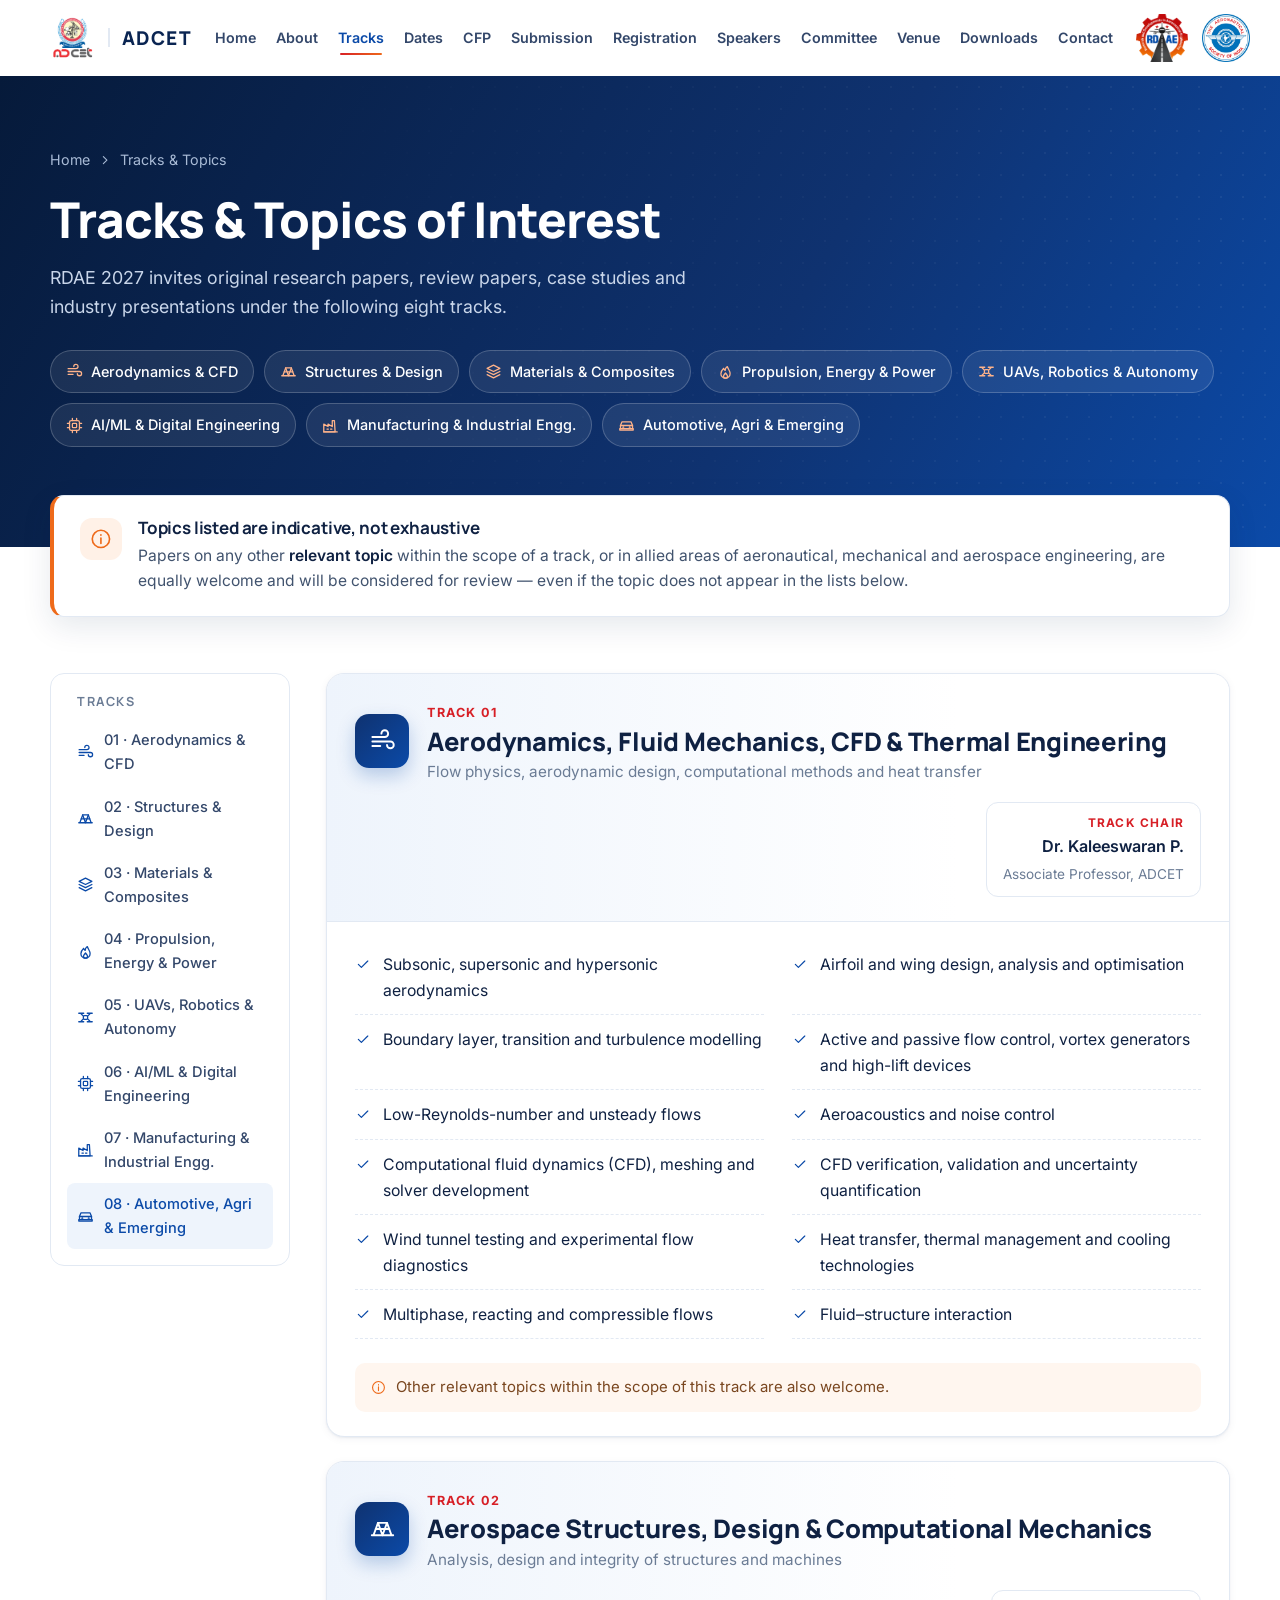
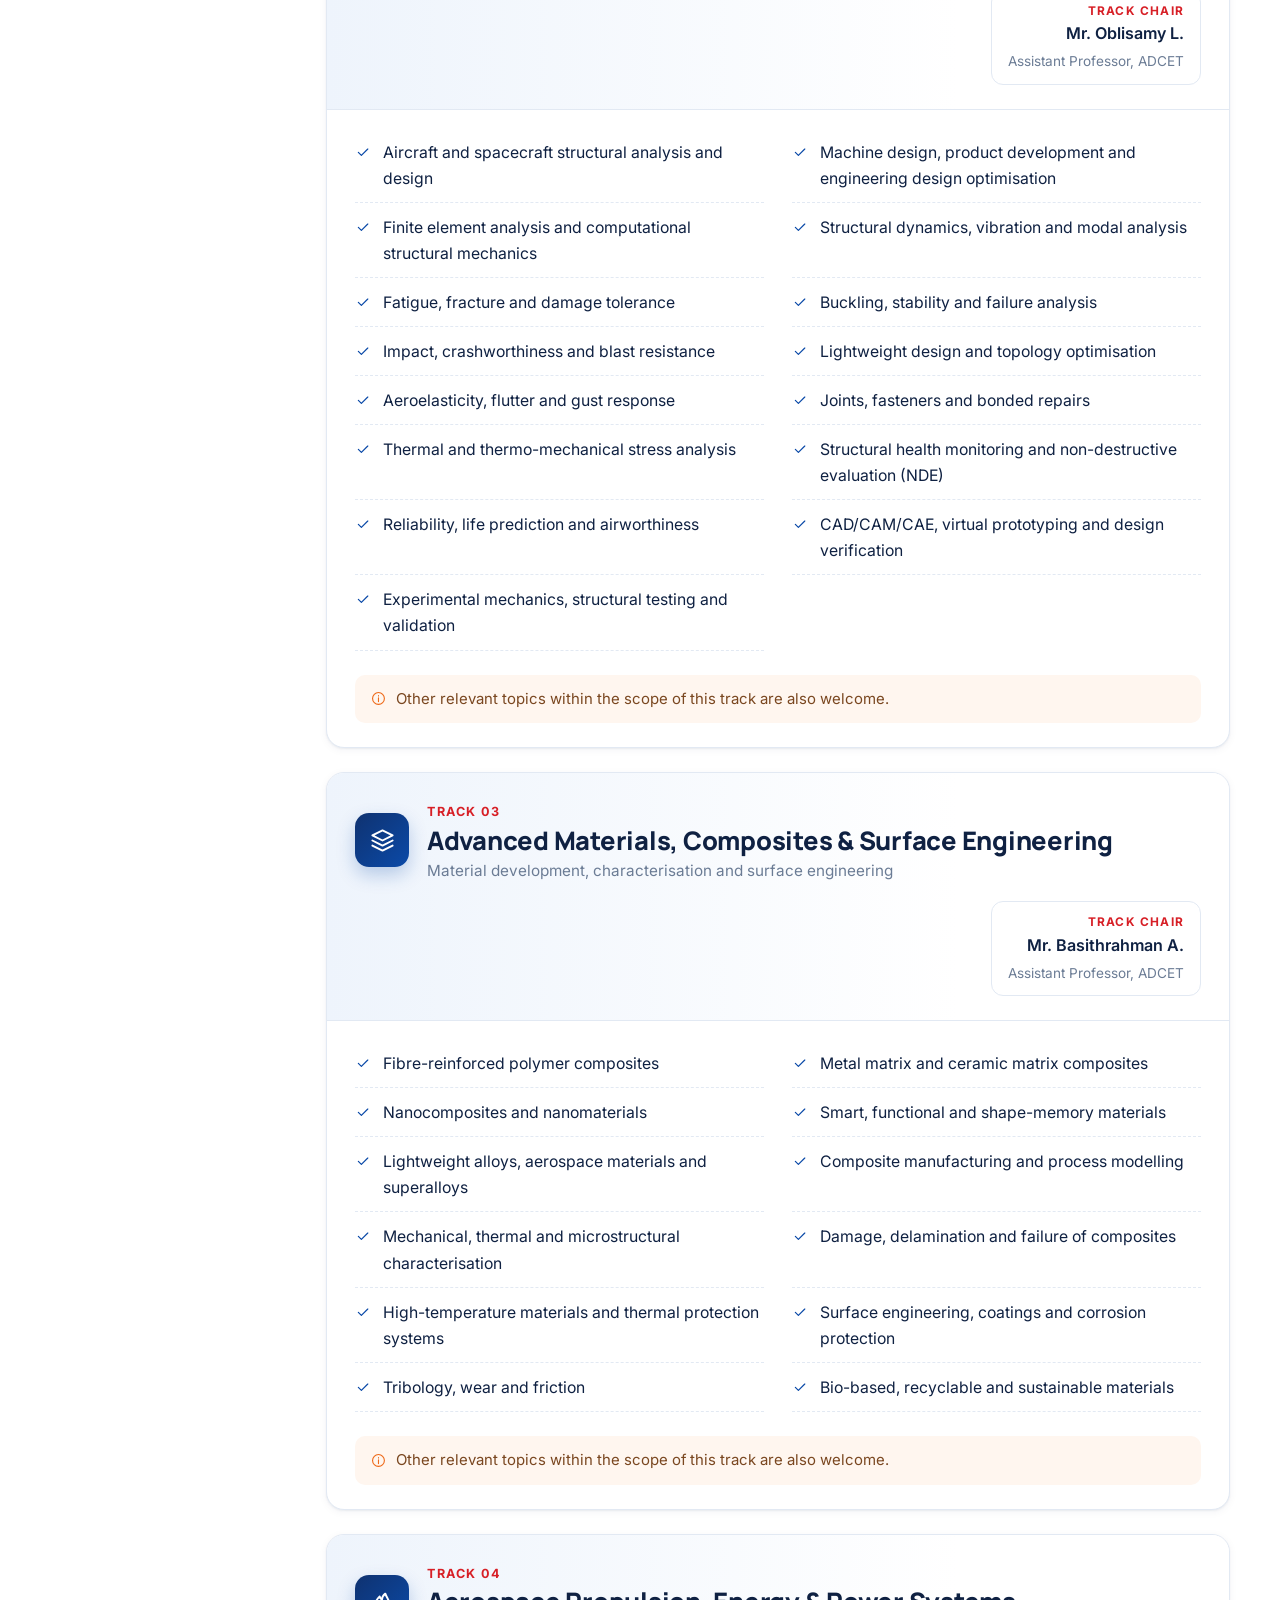
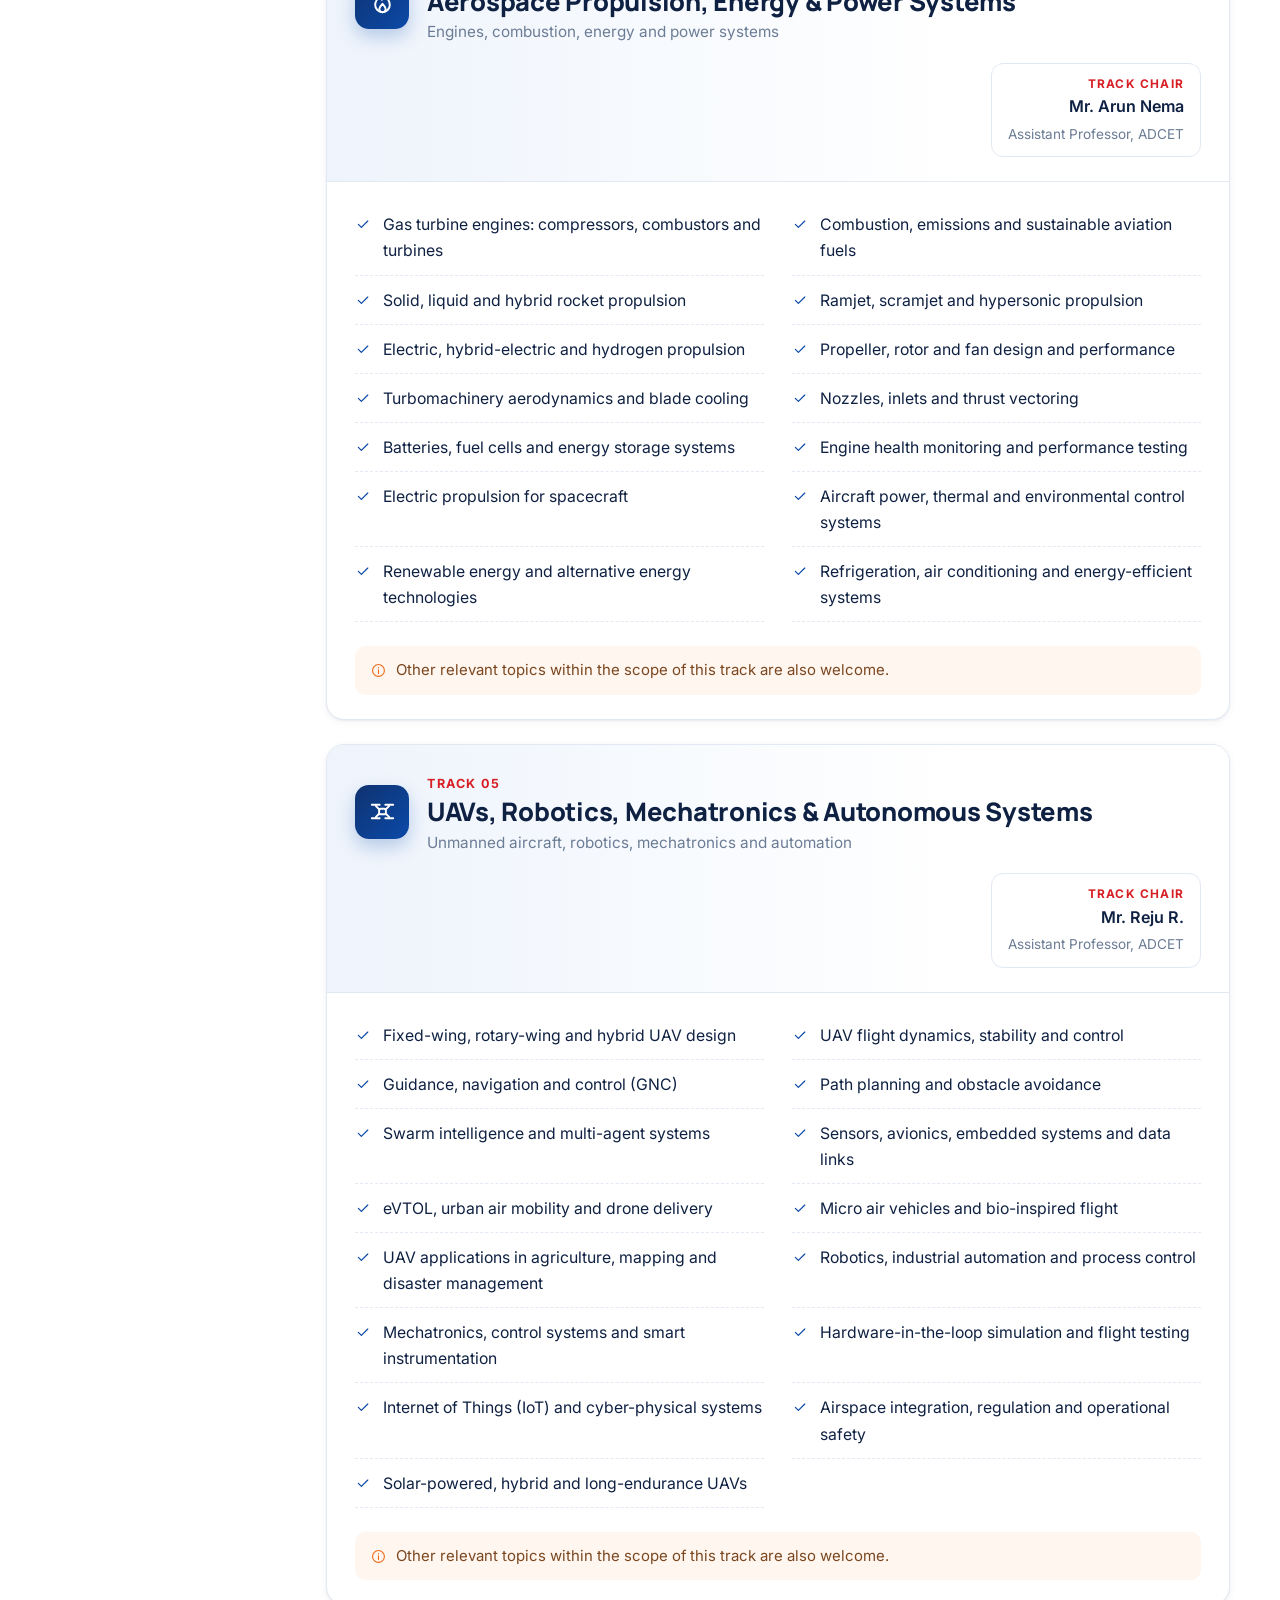
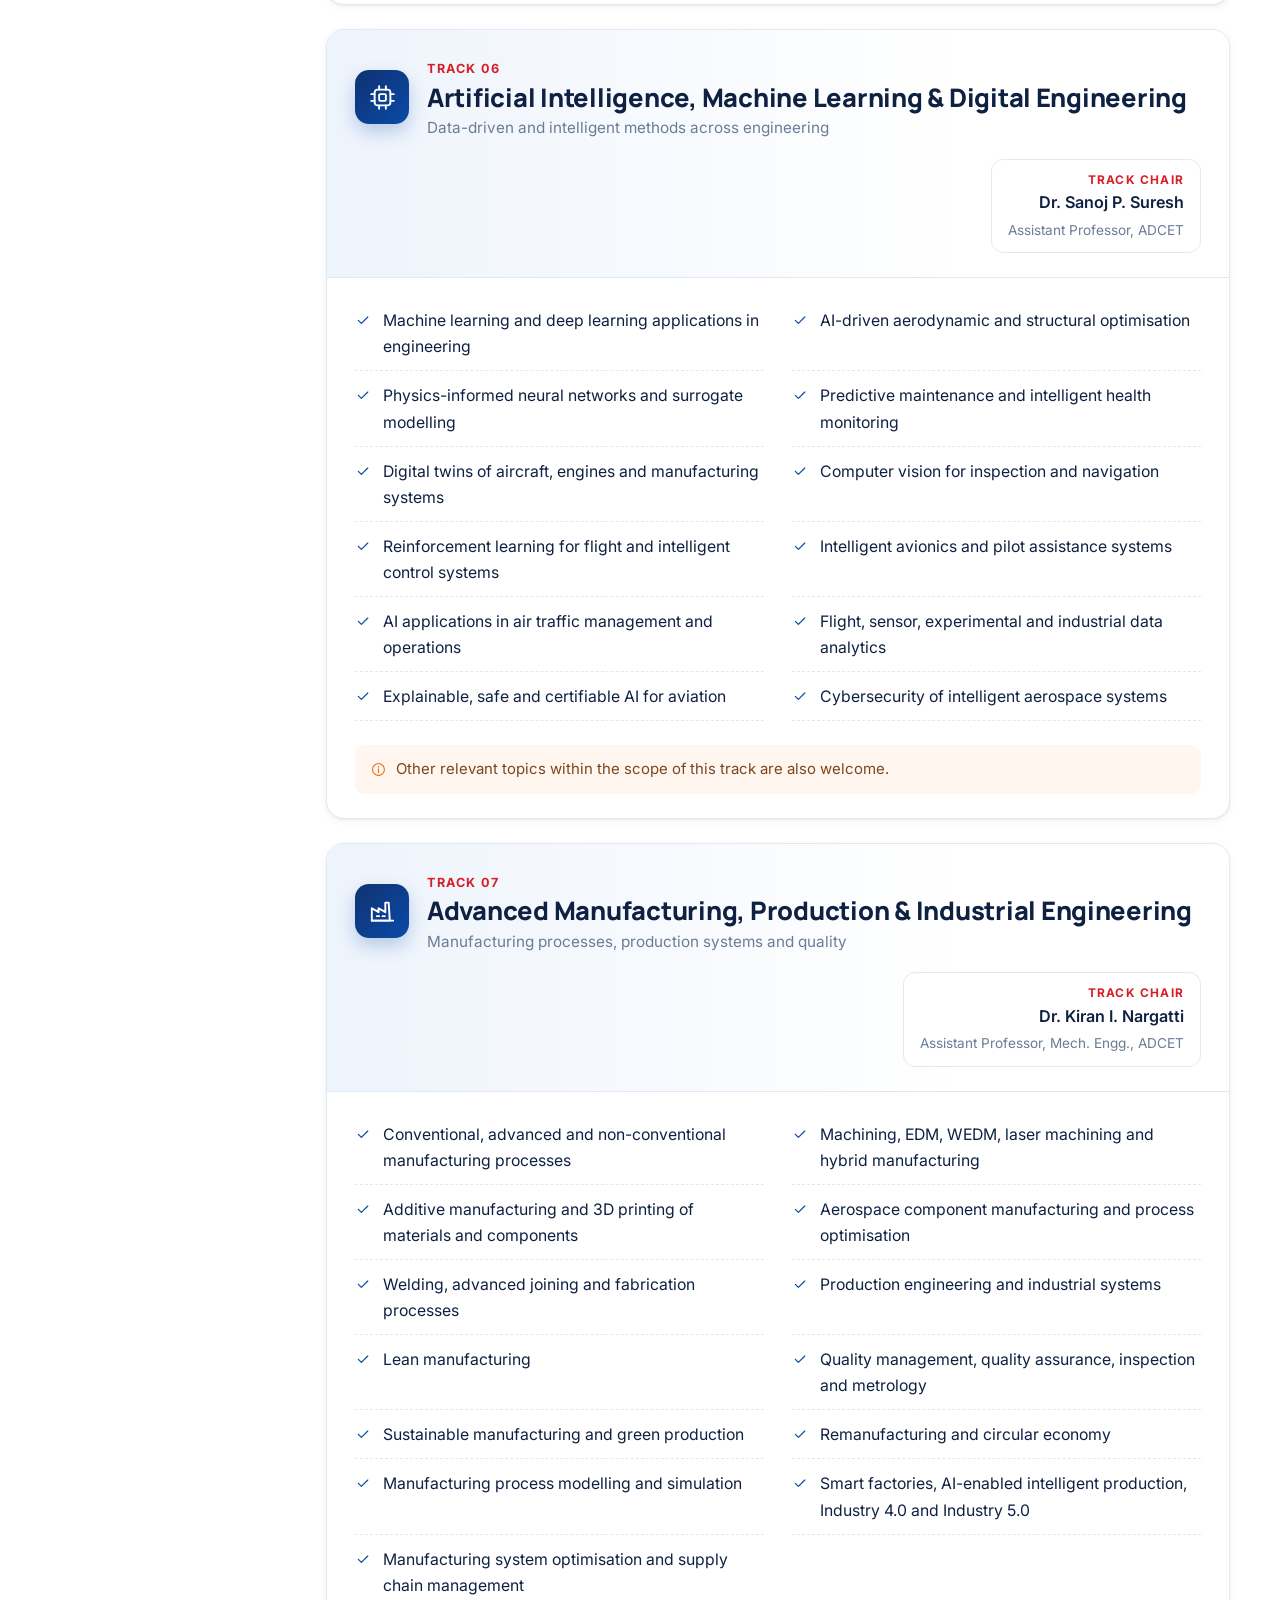
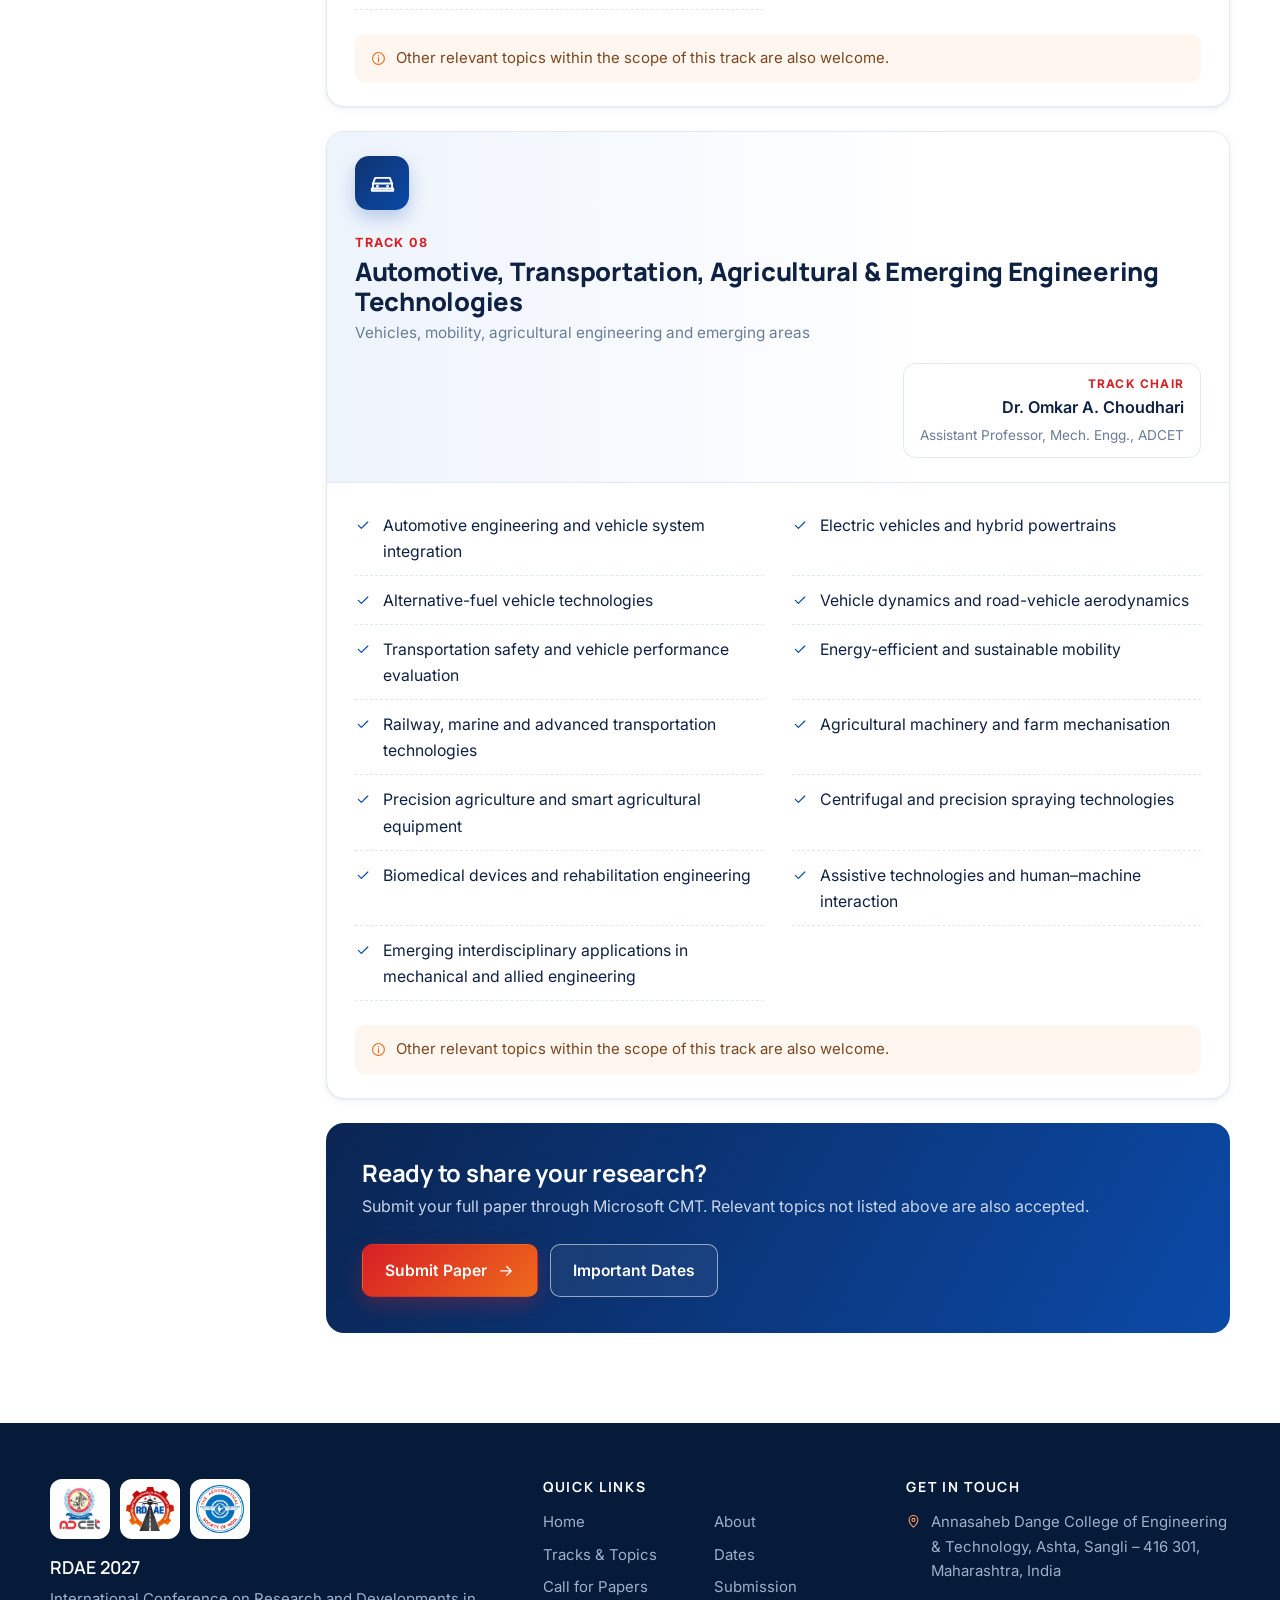
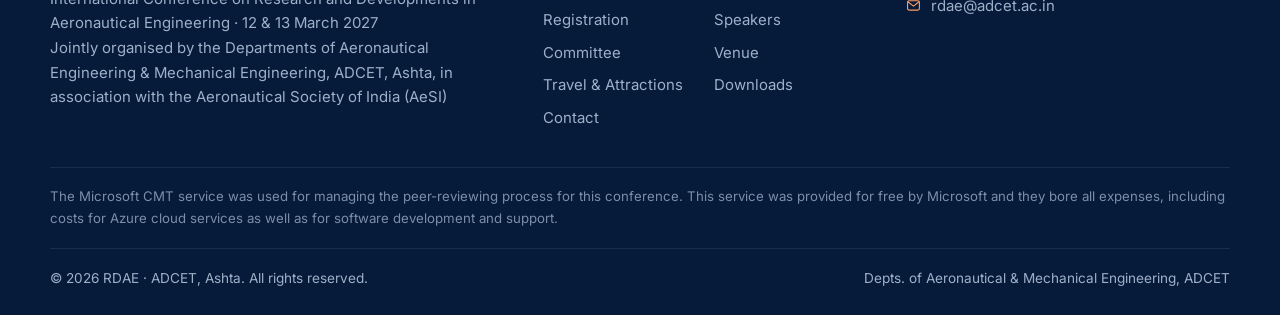
<file: tracks.html>
<!DOCTYPE html>
<html lang="en">
<head>
  <meta charset="UTF-8">
  <meta name="viewport" content="width=device-width, initial-scale=1.0">
  <title>Tracks &amp; Topics | RDAE 2027</title>
  <meta name="description" content="Conference tracks and topics of interest for RDAE 2027 — International Conference on Research and Developments in Aeronautical Engineering, ADCET, Ashta.">
  <meta name="theme-color" content="#0a2552">
  <link rel="icon" type="image/png" href="assets/rdae-logo.png">
  <link rel="preconnect" href="https://fonts.googleapis.com">
  <link rel="preconnect" href="https://fonts.gstatic.com" crossorigin>
  <link href="https://fonts.googleapis.com/css2?family=Inter:wght@400;500;600;700&family=Manrope:wght@600;700;800&display=swap" rel="stylesheet">
  <link rel="stylesheet" href="styles.css">
</head>
<body>
<svg xmlns="http://www.w3.org/2000/svg" width="0" height="0" style="position:absolute" aria-hidden="true">
  <symbol id="i-arrow" viewBox="0 0 24 24"><path d="M5 12h14M13 6l6 6-6 6"/></symbol>
  <symbol id="i-chevron" viewBox="0 0 24 24"><path d="m9 6 6 6-6 6"/></symbol>
  <symbol id="i-up" viewBox="0 0 24 24"><path d="M12 19V5M6 11l6-6 6 6"/></symbol>
  <symbol id="i-calendar" viewBox="0 0 24 24"><rect x="3" y="4.5" width="18" height="16" rx="2.5"/><path d="M3 9.5h18M8 2.5v4M16 2.5v4"/><path d="M7.5 13.5h2M11 13.5h2M14.5 13.5h2M7.5 17h2M11 17h2"/></symbol>
  <symbol id="i-pin" viewBox="0 0 24 24"><path d="M12 21s-7-6.2-7-11.5A7 7 0 0 1 19 9.5C19 14.8 12 21 12 21z"/><circle cx="12" cy="9.5" r="2.5"/></symbol>
  <symbol id="i-users" viewBox="0 0 24 24"><circle cx="9" cy="8" r="3.5"/><path d="M2.5 20a6.5 6.5 0 0 1 13 0"/><path d="M16 4.6a3.5 3.5 0 0 1 0 6.8M18 14.2a6.5 6.5 0 0 1 3.5 5.8"/></symbol>
  <symbol id="i-bulb" viewBox="0 0 24 24"><path d="M9 18h6M10 21.5h4"/><path d="M12 2.5a6.5 6.5 0 0 0-4 11.6c.7.6 1 1.3 1 2.1v.3h6v-.3c0-.8.4-1.6 1-2.1a6.5 6.5 0 0 0-4-11.6z"/></symbol>
  <symbol id="i-link" viewBox="0 0 24 24"><path d="M10 14a4.5 4.5 0 0 0 6.4 0l3.2-3.2a4.5 4.5 0 0 0-6.4-6.4l-1 1"/><path d="M14 10a4.5 4.5 0 0 0-6.4 0l-3.2 3.2a4.5 4.5 0 0 0 6.4 6.4l1-1"/></symbol>
  <symbol id="i-leaf" viewBox="0 0 24 24"><path d="M5 19c0-8 5-14 15-15-.5 10-6.5 15-14 15"/><path d="M5 19c3-4 6-6.5 9.5-8.5"/></symbol>
  <symbol id="i-plane" viewBox="0 0 24 24"><path d="M21 15.5v-2l-8-5V3.8a1.5 1.5 0 0 0-3 0V8.5l-8 5v2l8-2.5v5l-2.2 1.6V21L12 20l4.2 1v-1.4L14 18v-5z" transform="translate(0.5 0)"/></symbol>
  <symbol id="i-wind" viewBox="0 0 24 24"><path d="M3 8h11a3 3 0 1 0-3-3"/><path d="M3 12h16a3 3 0 1 1-3 3"/><path d="M3 16h7"/></symbol>
  <symbol id="i-truss" viewBox="0 0 24 24"><path d="M2.5 18h19M4 18 8 7h8l4 11"/><path d="M8 7l4 11 4-11M6 12.5h12"/></symbol>
  <symbol id="i-layers" viewBox="0 0 24 24"><path d="m12 3 9 4.5-9 4.5-9-4.5z"/><path d="m3 12 9 4.5 9-4.5"/><path d="m3 16.5 9 4.5 9-4.5"/></symbol>
  <symbol id="i-flame" viewBox="0 0 24 24"><path d="M12 21.5a6.5 6.5 0 0 0 6.5-6.5c0-4-3-6.5-4-10-2 1.5-3 3.5-3 5.5-1-.8-1.7-1.8-2-3-2 2-4 4.5-4 7.5a6.5 6.5 0 0 0 6.5 6.5z"/><path d="M12 21.5a2.8 2.8 0 0 1-2.8-2.8c0-1.6 1.5-2.8 2.8-4.7 1.3 1.9 2.8 3.1 2.8 4.7a2.8 2.8 0 0 1-2.8 2.8z"/></symbol>
  <symbol id="i-drone" viewBox="0 0 24 24"><rect x="9" y="9.5" width="6" height="5" rx="1.5"/><path d="M9 10 6 7M15 10l3-3M9 14l-3 3M15 14l3 3"/><path d="M2.5 6h7M14.5 6h7M2.5 18h7M14.5 18h7"/></symbol>
  <symbol id="i-cpu" viewBox="0 0 24 24"><rect x="5" y="5" width="14" height="14" rx="2.5"/><path d="M9 2v3M15 2v3M9 19v3M15 19v3M2 9h3M2 15h3M19 9h3M19 15h3"/><rect x="9" y="9" width="6" height="6" rx="1"/></symbol>
  <symbol id="i-mail" viewBox="0 0 24 24"><rect x="2.5" y="4.5" width="19" height="15" rx="2.5"/><path d="m3 6 9 7 9-7"/></symbol>
  <symbol id="i-file" viewBox="0 0 24 24"><path d="M14 2.5H7a2 2 0 0 0-2 2v15a2 2 0 0 0 2 2h10a2 2 0 0 0 2-2V7.5z"/><path d="M14 2.5v5h5M9 13h6M9 17h4"/></symbol>
  <symbol id="i-book" viewBox="0 0 24 24"><path d="M3 5.5A2 2 0 0 1 5 3.5h5a2 2 0 0 1 2 2V21a2 2 0 0 0-2-2H3z"/><path d="M21 5.5a2 2 0 0 0-2-2h-5a2 2 0 0 0-2 2V21a2 2 0 0 1 2-2h7z"/></symbol>
  <symbol id="i-chart" viewBox="0 0 24 24"><path d="M3 3.5v17h18"/><path d="m7 15 4-4 3 3 6-6.5"/></symbol>
  <symbol id="i-factory" viewBox="0 0 24 24"><path d="M2.5 21V10l6 3.5V10l6 3.5V5h3l1 16z"/><path d="M2.5 21h19M7 17h2M12 17h2"/></symbol>
  <symbol id="i-check" viewBox="0 0 24 24"><circle cx="12" cy="12" r="9.5"/><path d="m8 12.3 2.7 2.7L16 9.5"/></symbol>
  <symbol id="i-tick" viewBox="0 0 24 24"><path d="m5 12.5 4.5 4.5L19 7.5"/></symbol>
  <symbol id="i-info" viewBox="0 0 24 24"><circle cx="12" cy="12" r="9.5"/><path d="M12 11v6M12 7.5v.5"/></symbol>
  <symbol id="i-clock" viewBox="0 0 24 24"><circle cx="12" cy="12" r="9.5"/><path d="M12 6.5V12l3.5 2"/></symbol>
  <symbol id="i-flag" viewBox="0 0 24 24"><path d="M4.5 21.5V3.5M4.5 4h12l-2 4 2 4h-12"/></symbol>
  <symbol id="i-send" viewBox="0 0 24 24"><path d="M21.5 2.5 10 14M21.5 2.5 14.5 21.5l-4.5-7.5-7.5-4.5z"/></symbol>
  <symbol id="i-review" viewBox="0 0 24 24"><circle cx="10.5" cy="10.5" r="6.5"/><path d="m15.5 15.5 5.5 5.5M8 10.5l2 2 3.5-3.5"/></symbol>
  <symbol id="i-edit" viewBox="0 0 24 24"><path d="M4 20h4L19 9a2.8 2.8 0 0 0-4-4L4 16z"/><path d="m13.5 6.5 4 4"/></symbol>
  <symbol id="i-ticket" viewBox="0 0 24 24"><path d="M3 8.5V6.5a2 2 0 0 1 2-2h14a2 2 0 0 1 2 2v2a3.5 3.5 0 0 0 0 7v2a2 2 0 0 1-2 2H5a2 2 0 0 1-2-2v-2a3.5 3.5 0 0 0 0-7z"/><path d="M14 4.5v15" stroke-dasharray="2 2.5"/></symbol>
  <symbol id="i-award" viewBox="0 0 24 24"><circle cx="12" cy="9" r="6"/><path d="m8.5 13.8-1.5 7.7 5-2.5 5 2.5-1.5-7.7"/></symbol>
  <symbol id="i-mic" viewBox="0 0 24 24"><rect x="9" y="2.5" width="6" height="12" rx="3"/><path d="M5 11a7 7 0 0 0 14 0M12 18v3.5M8.5 21.5h7"/></symbol>
  <symbol id="i-crown" viewBox="0 0 24 24"><path d="m3 7.5 4.5 4 4.5-6.5 4.5 6.5 4.5-4-2 11.5H5z"/></symbol>
  <symbol id="i-team" viewBox="0 0 24 24"><circle cx="12" cy="7" r="3"/><circle cx="5" cy="10" r="2.2"/><circle cx="19" cy="10" r="2.2"/><path d="M7 20a5 5 0 0 1 10 0M1.5 19a3.5 3.5 0 0 1 5-3.2M22.5 19a3.5 3.5 0 0 0-5-3.2"/></symbol>
  <symbol id="i-gear" viewBox="0 0 24 24"><circle cx="12" cy="12" r="3"/><path d="M19.4 15a1.7 1.7 0 0 0 .3 1.8l.1.1a2 2 0 1 1-2.8 2.8l-.1-.1a1.7 1.7 0 0 0-1.8-.3 1.7 1.7 0 0 0-1 1.5V21a2 2 0 0 1-4 0v-.1a1.7 1.7 0 0 0-1.1-1.5 1.7 1.7 0 0 0-1.8.3l-.1.1a2 2 0 1 1-2.8-2.8l.1-.1a1.7 1.7 0 0 0 .3-1.8 1.7 1.7 0 0 0-1.5-1H3a2 2 0 0 1 0-4h.1a1.7 1.7 0 0 0 1.5-1.1 1.7 1.7 0 0 0-.3-1.8l-.1-.1a2 2 0 1 1 2.8-2.8l.1.1a1.7 1.7 0 0 0 1.8.3H9a1.7 1.7 0 0 0 1-1.5V3a2 2 0 0 1 4 0v.1a1.7 1.7 0 0 0 1 1.5 1.7 1.7 0 0 0 1.8-.3l.1-.1a2 2 0 1 1 2.8 2.8l-.1.1a1.7 1.7 0 0 0-.3 1.8V9a1.7 1.7 0 0 0 1.5 1H21a2 2 0 0 1 0 4h-.1a1.7 1.7 0 0 0-1.5 1z"/></symbol>
  <symbol id="i-route" viewBox="0 0 24 24"><circle cx="6" cy="19" r="2.5"/><circle cx="18" cy="5" r="2.5"/><path d="M8.5 19H16a3.5 3.5 0 0 0 0-7H8a3.5 3.5 0 0 1 0-7h7.5"/></symbol>
  <symbol id="i-bed" viewBox="0 0 24 24"><path d="M2.5 19.5V5M2.5 15.5h19v4M21.5 15.5V12a3 3 0 0 0-3-3H11v6.5"/><circle cx="7" cy="11.5" r="2"/></symbol>
  <symbol id="i-camera" viewBox="0 0 24 24"><path d="M3 8a2 2 0 0 1 2-2h2l1.5-2h7L17 6h2a2 2 0 0 1 2 2v10a2 2 0 0 1-2 2H5a2 2 0 0 1-2-2z"/><circle cx="12" cy="13" r="3.5"/></symbol>
  <symbol id="i-map" viewBox="0 0 24 24"><path d="M9 4 3 6.5v14L9 18l6 2.5 6-2.5V4l-6 2.5z"/><path d="M9 4v14M15 6.5v14"/></symbol>
  <symbol id="i-globe" viewBox="0 0 24 24"><circle cx="12" cy="12" r="9.5"/><path d="M2.5 12h19M12 2.5c2.6 2.6 3.8 5.8 3.8 9.5s-1.2 6.9-3.8 9.5c-2.6-2.6-3.8-5.8-3.8-9.5S9.4 5.1 12 2.5z"/></symbol>
  <symbol id="i-building" viewBox="0 0 24 24"><path d="M3.5 21.5h17M5.5 21.5V5l7-2.5v19M12.5 8.5h6v13"/><path d="M8.5 8h1M8.5 11.5h1M8.5 15h1M15 12h1M15 15.5h1"/></symbol>
  <symbol id="i-home" viewBox="0 0 24 24"><path d="m3 11 9-7.5 9 7.5M5.5 9v11.5h13V9"/></symbol>
  <symbol id="i-download" viewBox="0 0 24 24"><path d="M12 3.5v12M7 11l5 5 5-5M4 20.5h16"/></symbol>
  <symbol id="i-copy" viewBox="0 0 24 24"><rect x="8.5" y="8.5" width="12" height="12" rx="2.5"/><path d="M15.5 8.5V6a2.5 2.5 0 0 0-2.5-2.5H6A2.5 2.5 0 0 0 3.5 6v7A2.5 2.5 0 0 0 6 15.5h2.5"/></symbol>
  <symbol id="i-share" viewBox="0 0 24 24"><circle cx="18" cy="5.5" r="2.5"/><circle cx="6" cy="12" r="2.5"/><circle cx="18" cy="18.5" r="2.5"/><path d="m8.2 10.8 7.6-4.1M8.2 13.2l7.6 4.1"/></symbol>
  <symbol id="i-image" viewBox="0 0 24 24"><rect x="3" y="4" width="18" height="16" rx="2.5"/><circle cx="9" cy="9.5" r="1.8"/><path d="m3.5 17 5-5 4 4 3-3 5 5"/></symbol>
  <symbol id="i-train" viewBox="0 0 24 24"><rect x="5" y="3" width="14" height="14" rx="3"/><path d="M5 10.5h14M9 21l1.5-4M15 21l-1.5-4M8.5 14h.01M15.5 14h.01"/></symbol>
  <symbol id="i-car" viewBox="0 0 24 24"><path d="M3.5 16.5V12l2-5h13l2 5v4.5"/><path d="M3.5 12h17M2.5 16.5h19v2h-19z"/><circle cx="7.5" cy="14.5" r=".5"/><circle cx="16.5" cy="14.5" r=".5"/></symbol>
  <symbol id="i-temple" viewBox="0 0 24 24"><path d="M12 2.5 15 7H9z M7 7h10l1.5 4h-13zM6 11v9.5h12V11M3 20.5h18M10 20.5v-5h4v5"/></symbol>
  <symbol id="i-mountain" viewBox="0 0 24 24"><path d="m2 20 7-12 4 6 3-4 6 10z"/><path d="m7.5 10.5 1.5 1.5 1.5-1.5"/></symbol>
  <symbol id="i-castle" viewBox="0 0 24 24"><path d="M3 21V9h3V6h3v3h6V6h3v3h3v12z"/><path d="M10 21v-5h4v5M3 21h18"/></symbol>
  <symbol id="i-water" viewBox="0 0 24 24"><path d="M2 8c2-1.5 4-1.5 6 0s4 1.5 6 0 4-1.5 6 0M2 13c2-1.5 4-1.5 6 0s4 1.5 6 0 4-1.5 6 0M2 18c2-1.5 4-1.5 6 0s4 1.5 6 0 4-1.5 6 0"/></symbol>
  <symbol id="i-tree" viewBox="0 0 24 24"><path d="M12 21.5v-5M12 2.5 6 11h3l-4 5.5h14L15 11h3z"/></symbol>
  <symbol id="i-museum" viewBox="0 0 24 24"><path d="m3 9 9-5.5L21 9zM5 9v9M9.5 9v9M14.5 9v9M19 9v9M3 18h18v2.5H3z"/></symbol>
</svg>



<header class="site-header">
  <div class="container nav-wrap">
    <a class="brand brand-adcet" href="index.html" aria-label="ADCET — home">
      <img src="assets/adcet-logo.png" alt="ADCET logo" width="50" height="50">
      <span class="brand-text">
        <strong>ADCET</strong>
        <small><span class="bt-line">Annasaheb Dange College of</span><span class="bt-line">Engineering &amp; Technology, Ashta</span></small>
      </span>
    </a>

    <button class="menu-toggle" aria-label="Open navigation" aria-expanded="false" aria-controls="main-nav">
      <span></span><span></span><span></span>
    </button>

    <nav class="main-nav" id="main-nav" aria-label="Primary">
      <a href="index.html">Home</a>
      <a href="index.html#about">About</a>
      <a class="active" href="tracks.html">Tracks</a>
      <a href="index.html#dates">Dates</a>
      <a href="index.html#cfp">CFP</a>
      <a href="index.html#submission">Submission</a>
      <a href="index.html#registration">Registration</a>
      <a href="index.html#speakers">Speakers</a>
      <a href="committee.html">Committee</a>
      <a href="venue.html">Venue</a>
      <a href="downloads.html">Downloads</a>
      <a href="index.html#contact">Contact</a>
    </nav>

    <a class="brand brand-rdae" href="index.html" aria-label="RDAE 2027 — home">
      <img src="assets/rdae-logo.png" alt="RDAE 2027 logo" height="54">
    </a>
    <span class="brand brand-aesi" title="In association with the Aeronautical Society of India, Pune"><img src="assets/aesi-logo.jpg?v=2" alt="Aeronautical Society of India logo" height="54"></span>
  </div>
</header>

<main>
  <section class="page-hero">
    <div class="container">
      <nav class="breadcrumb" aria-label="Breadcrumb"><a href="index.html">Home</a><svg class="icon"><use href="#i-chevron"/></svg><span>Tracks &amp; Topics</span></nav>
      <h1>Tracks &amp; Topics of Interest</h1>
      <p>RDAE 2027 invites original research papers, review papers, case studies and industry presentations under the following eight tracks.</p>
      <div class="track-chips">
        <a href="#track-1"><svg class="icon"><use href="#i-wind"/></svg>Aerodynamics &amp; CFD</a>
        <a href="#track-2"><svg class="icon"><use href="#i-truss"/></svg>Structures &amp; Design</a>
        <a href="#track-3"><svg class="icon"><use href="#i-layers"/></svg>Materials &amp; Composites</a>
        <a href="#track-4"><svg class="icon"><use href="#i-flame"/></svg>Propulsion, Energy &amp; Power</a>
        <a href="#track-5"><svg class="icon"><use href="#i-drone"/></svg>UAVs, Robotics &amp; Autonomy</a>
        <a href="#track-6"><svg class="icon"><use href="#i-cpu"/></svg>AI/ML &amp; Digital Engineering</a>
        <a href="#track-7"><svg class="icon"><use href="#i-factory"/></svg>Manufacturing &amp; Industrial Engg.</a>
        <a href="#track-8"><svg class="icon"><use href="#i-car"/></svg>Automotive, Agri &amp; Emerging</a>
      </div>
    </div>
  </section>

  <div class="container">
    <div class="notice">
      <span class="n-icon"><svg class="icon"><use href="#i-info"/></svg></span>
      <div>
        <h3>Topics listed are indicative, not exhaustive</h3>
        <p>Papers on any other <b>relevant topic</b> within the scope of a track, or in allied areas of aeronautical, mechanical and aerospace engineering, are equally welcome and will be considered for review — even if the topic does not appear in the lists below.</p>
      </div>
    </div>
  </div>

  <div class="container track-layout">
    <aside class="track-toc" aria-label="Tracks">
      <h4>Tracks</h4>
      <a href="#track-1"><svg class="icon"><use href="#i-wind"/></svg>01 · Aerodynamics &amp; CFD</a>
      <a href="#track-2"><svg class="icon"><use href="#i-truss"/></svg>02 · Structures &amp; Design</a>
      <a href="#track-3"><svg class="icon"><use href="#i-layers"/></svg>03 · Materials &amp; Composites</a>
      <a href="#track-4"><svg class="icon"><use href="#i-flame"/></svg>04 · Propulsion, Energy &amp; Power</a>
      <a href="#track-5"><svg class="icon"><use href="#i-drone"/></svg>05 · UAVs, Robotics &amp; Autonomy</a>
      <a href="#track-6"><svg class="icon"><use href="#i-cpu"/></svg>06 · AI/ML &amp; Digital Engineering</a>
      <a href="#track-7"><svg class="icon"><use href="#i-factory"/></svg>07 · Manufacturing &amp; Industrial Engg.</a>
      <a href="#track-8"><svg class="icon"><use href="#i-car"/></svg>08 · Automotive, Agri &amp; Emerging</a>
    </aside>

    <div>
      <section class="track-block reveal" id="track-1">
        <div class="track-block-head">
          <span class="track-icon"><svg class="icon"><use href="#i-wind"/></svg></span>
          <div><span class="label">Track 01</span><h2>Aerodynamics, Fluid Mechanics, CFD &amp; Thermal Engineering</h2><p>Flow physics, aerodynamic design, computational methods and heat transfer</p></div>
          <div class="track-chair"><small>Track Chair</small><b>Dr. Kaleeswaran P.</b><span>Associate Professor, ADCET</span></div>
        </div>
        <ul class="topic-grid">
          <li><svg class="icon"><use href="#i-tick"/></svg><span>Subsonic, supersonic and hypersonic aerodynamics</span></li>
          <li><svg class="icon"><use href="#i-tick"/></svg><span>Airfoil and wing design, analysis and optimisation</span></li>
          <li><svg class="icon"><use href="#i-tick"/></svg><span>Boundary layer, transition and turbulence modelling</span></li>
          <li><svg class="icon"><use href="#i-tick"/></svg><span>Active and passive flow control, vortex generators and high-lift devices</span></li>
          <li><svg class="icon"><use href="#i-tick"/></svg><span>Low-Reynolds-number and unsteady flows</span></li>
          <li><svg class="icon"><use href="#i-tick"/></svg><span>Aeroacoustics and noise control</span></li>
          <li><svg class="icon"><use href="#i-tick"/></svg><span>Computational fluid dynamics (CFD), meshing and solver development</span></li>
          <li><svg class="icon"><use href="#i-tick"/></svg><span>CFD verification, validation and uncertainty quantification</span></li>
          <li><svg class="icon"><use href="#i-tick"/></svg><span>Wind tunnel testing and experimental flow diagnostics</span></li>
          <li><svg class="icon"><use href="#i-tick"/></svg><span>Heat transfer, thermal management and cooling technologies</span></li>
          <li><svg class="icon"><use href="#i-tick"/></svg><span>Multiphase, reacting and compressible flows</span></li>
          <li><svg class="icon"><use href="#i-tick"/></svg><span>Fluid–structure interaction</span></li>
        </ul>
        <p class="track-allied"><svg class="icon"><use href="#i-info"/></svg>Other relevant topics within the scope of this track are also welcome.</p>
      </section>

      <section class="track-block reveal" id="track-2">
        <div class="track-block-head">
          <span class="track-icon"><svg class="icon"><use href="#i-truss"/></svg></span>
          <div><span class="label">Track 02</span><h2>Aerospace Structures, Design &amp; Computational Mechanics</h2><p>Analysis, design and integrity of structures and machines</p></div>
          <div class="track-chair"><small>Track Chair</small><b>Mr. Oblisamy L.</b><span>Assistant Professor, ADCET</span></div>
        </div>
        <ul class="topic-grid">
          <li><svg class="icon"><use href="#i-tick"/></svg><span>Aircraft and spacecraft structural analysis and design</span></li>
          <li><svg class="icon"><use href="#i-tick"/></svg><span>Machine design, product development and engineering design optimisation</span></li>
          <li><svg class="icon"><use href="#i-tick"/></svg><span>Finite element analysis and computational structural mechanics</span></li>
          <li><svg class="icon"><use href="#i-tick"/></svg><span>Structural dynamics, vibration and modal analysis</span></li>
          <li><svg class="icon"><use href="#i-tick"/></svg><span>Fatigue, fracture and damage tolerance</span></li>
          <li><svg class="icon"><use href="#i-tick"/></svg><span>Buckling, stability and failure analysis</span></li>
          <li><svg class="icon"><use href="#i-tick"/></svg><span>Impact, crashworthiness and blast resistance</span></li>
          <li><svg class="icon"><use href="#i-tick"/></svg><span>Lightweight design and topology optimisation</span></li>
          <li><svg class="icon"><use href="#i-tick"/></svg><span>Aeroelasticity, flutter and gust response</span></li>
          <li><svg class="icon"><use href="#i-tick"/></svg><span>Joints, fasteners and bonded repairs</span></li>
          <li><svg class="icon"><use href="#i-tick"/></svg><span>Thermal and thermo-mechanical stress analysis</span></li>
          <li><svg class="icon"><use href="#i-tick"/></svg><span>Structural health monitoring and non-destructive evaluation (NDE)</span></li>
          <li><svg class="icon"><use href="#i-tick"/></svg><span>Reliability, life prediction and airworthiness</span></li>
          <li><svg class="icon"><use href="#i-tick"/></svg><span>CAD/CAM/CAE, virtual prototyping and design verification</span></li>
          <li><svg class="icon"><use href="#i-tick"/></svg><span>Experimental mechanics, structural testing and validation</span></li>
        </ul>
        <p class="track-allied"><svg class="icon"><use href="#i-info"/></svg>Other relevant topics within the scope of this track are also welcome.</p>
      </section>

      <section class="track-block reveal" id="track-3">
        <div class="track-block-head">
          <span class="track-icon"><svg class="icon"><use href="#i-layers"/></svg></span>
          <div><span class="label">Track 03</span><h2>Advanced Materials, Composites &amp; Surface Engineering</h2><p>Material development, characterisation and surface engineering</p></div>
          <div class="track-chair"><small>Track Chair</small><b>Mr. Basithrahman A.</b><span>Assistant Professor, ADCET</span></div>
        </div>
        <ul class="topic-grid">
          <li><svg class="icon"><use href="#i-tick"/></svg><span>Fibre-reinforced polymer composites</span></li>
          <li><svg class="icon"><use href="#i-tick"/></svg><span>Metal matrix and ceramic matrix composites</span></li>
          <li><svg class="icon"><use href="#i-tick"/></svg><span>Nanocomposites and nanomaterials</span></li>
          <li><svg class="icon"><use href="#i-tick"/></svg><span>Smart, functional and shape-memory materials</span></li>
          <li><svg class="icon"><use href="#i-tick"/></svg><span>Lightweight alloys, aerospace materials and superalloys</span></li>
          <li><svg class="icon"><use href="#i-tick"/></svg><span>Composite manufacturing and process modelling</span></li>
          <li><svg class="icon"><use href="#i-tick"/></svg><span>Mechanical, thermal and microstructural characterisation</span></li>
          <li><svg class="icon"><use href="#i-tick"/></svg><span>Damage, delamination and failure of composites</span></li>
          <li><svg class="icon"><use href="#i-tick"/></svg><span>High-temperature materials and thermal protection systems</span></li>
          <li><svg class="icon"><use href="#i-tick"/></svg><span>Surface engineering, coatings and corrosion protection</span></li>
          <li><svg class="icon"><use href="#i-tick"/></svg><span>Tribology, wear and friction</span></li>
          <li><svg class="icon"><use href="#i-tick"/></svg><span>Bio-based, recyclable and sustainable materials</span></li>
        </ul>
        <p class="track-allied"><svg class="icon"><use href="#i-info"/></svg>Other relevant topics within the scope of this track are also welcome.</p>
      </section>

      <section class="track-block reveal" id="track-4">
        <div class="track-block-head">
          <span class="track-icon"><svg class="icon"><use href="#i-flame"/></svg></span>
          <div><span class="label">Track 04</span><h2>Aerospace Propulsion, Energy &amp; Power Systems</h2><p>Engines, combustion, energy and power systems</p></div>
          <div class="track-chair"><small>Track Chair</small><b>Mr. Arun Nema</b><span>Assistant Professor, ADCET</span></div>
        </div>
        <ul class="topic-grid">
          <li><svg class="icon"><use href="#i-tick"/></svg><span>Gas turbine engines: compressors, combustors and turbines</span></li>
          <li><svg class="icon"><use href="#i-tick"/></svg><span>Combustion, emissions and sustainable aviation fuels</span></li>
          <li><svg class="icon"><use href="#i-tick"/></svg><span>Solid, liquid and hybrid rocket propulsion</span></li>
          <li><svg class="icon"><use href="#i-tick"/></svg><span>Ramjet, scramjet and hypersonic propulsion</span></li>
          <li><svg class="icon"><use href="#i-tick"/></svg><span>Electric, hybrid-electric and hydrogen propulsion</span></li>
          <li><svg class="icon"><use href="#i-tick"/></svg><span>Propeller, rotor and fan design and performance</span></li>
          <li><svg class="icon"><use href="#i-tick"/></svg><span>Turbomachinery aerodynamics and blade cooling</span></li>
          <li><svg class="icon"><use href="#i-tick"/></svg><span>Nozzles, inlets and thrust vectoring</span></li>
          <li><svg class="icon"><use href="#i-tick"/></svg><span>Batteries, fuel cells and energy storage systems</span></li>
          <li><svg class="icon"><use href="#i-tick"/></svg><span>Engine health monitoring and performance testing</span></li>
          <li><svg class="icon"><use href="#i-tick"/></svg><span>Electric propulsion for spacecraft</span></li>
          <li><svg class="icon"><use href="#i-tick"/></svg><span>Aircraft power, thermal and environmental control systems</span></li>
          <li><svg class="icon"><use href="#i-tick"/></svg><span>Renewable energy and alternative energy technologies</span></li>
          <li><svg class="icon"><use href="#i-tick"/></svg><span>Refrigeration, air conditioning and energy-efficient systems</span></li>
        </ul>
        <p class="track-allied"><svg class="icon"><use href="#i-info"/></svg>Other relevant topics within the scope of this track are also welcome.</p>
      </section>

      <section class="track-block reveal" id="track-5">
        <div class="track-block-head">
          <span class="track-icon"><svg class="icon"><use href="#i-drone"/></svg></span>
          <div><span class="label">Track 05</span><h2>UAVs, Robotics, Mechatronics &amp; Autonomous Systems</h2><p>Unmanned aircraft, robotics, mechatronics and automation</p></div>
          <div class="track-chair"><small>Track Chair</small><b>Mr. Reju R.</b><span>Assistant Professor, ADCET</span></div>
        </div>
        <ul class="topic-grid">
          <li><svg class="icon"><use href="#i-tick"/></svg><span>Fixed-wing, rotary-wing and hybrid UAV design</span></li>
          <li><svg class="icon"><use href="#i-tick"/></svg><span>UAV flight dynamics, stability and control</span></li>
          <li><svg class="icon"><use href="#i-tick"/></svg><span>Guidance, navigation and control (GNC)</span></li>
          <li><svg class="icon"><use href="#i-tick"/></svg><span>Path planning and obstacle avoidance</span></li>
          <li><svg class="icon"><use href="#i-tick"/></svg><span>Swarm intelligence and multi-agent systems</span></li>
          <li><svg class="icon"><use href="#i-tick"/></svg><span>Sensors, avionics, embedded systems and data links</span></li>
          <li><svg class="icon"><use href="#i-tick"/></svg><span>eVTOL, urban air mobility and drone delivery</span></li>
          <li><svg class="icon"><use href="#i-tick"/></svg><span>Micro air vehicles and bio-inspired flight</span></li>
          <li><svg class="icon"><use href="#i-tick"/></svg><span>UAV applications in agriculture, mapping and disaster management</span></li>
          <li><svg class="icon"><use href="#i-tick"/></svg><span>Robotics, industrial automation and process control</span></li>
          <li><svg class="icon"><use href="#i-tick"/></svg><span>Mechatronics, control systems and smart instrumentation</span></li>
          <li><svg class="icon"><use href="#i-tick"/></svg><span>Hardware-in-the-loop simulation and flight testing</span></li>
          <li><svg class="icon"><use href="#i-tick"/></svg><span>Internet of Things (IoT) and cyber-physical systems</span></li>
          <li><svg class="icon"><use href="#i-tick"/></svg><span>Airspace integration, regulation and operational safety</span></li>
          <li><svg class="icon"><use href="#i-tick"/></svg><span>Solar-powered, hybrid and long-endurance UAVs</span></li>
        </ul>
        <p class="track-allied"><svg class="icon"><use href="#i-info"/></svg>Other relevant topics within the scope of this track are also welcome.</p>
      </section>

      <section class="track-block reveal" id="track-6">
        <div class="track-block-head">
          <span class="track-icon"><svg class="icon"><use href="#i-cpu"/></svg></span>
          <div><span class="label">Track 06</span><h2>Artificial Intelligence, Machine Learning &amp; Digital Engineering</h2><p>Data-driven and intelligent methods across engineering</p></div>
          <div class="track-chair"><small>Track Chair</small><b>Dr. Sanoj P. Suresh</b><span>Assistant Professor, ADCET</span></div>
        </div>
        <ul class="topic-grid">
          <li><svg class="icon"><use href="#i-tick"/></svg><span>Machine learning and deep learning applications in engineering</span></li>
          <li><svg class="icon"><use href="#i-tick"/></svg><span>AI-driven aerodynamic and structural optimisation</span></li>
          <li><svg class="icon"><use href="#i-tick"/></svg><span>Physics-informed neural networks and surrogate modelling</span></li>
          <li><svg class="icon"><use href="#i-tick"/></svg><span>Predictive maintenance and intelligent health monitoring</span></li>
          <li><svg class="icon"><use href="#i-tick"/></svg><span>Digital twins of aircraft, engines and manufacturing systems</span></li>
          <li><svg class="icon"><use href="#i-tick"/></svg><span>Computer vision for inspection and navigation</span></li>
          <li><svg class="icon"><use href="#i-tick"/></svg><span>Reinforcement learning for flight and intelligent control systems</span></li>
          <li><svg class="icon"><use href="#i-tick"/></svg><span>Intelligent avionics and pilot assistance systems</span></li>
          <li><svg class="icon"><use href="#i-tick"/></svg><span>AI applications in air traffic management and operations</span></li>
          <li><svg class="icon"><use href="#i-tick"/></svg><span>Flight, sensor, experimental and industrial data analytics</span></li>
          <li><svg class="icon"><use href="#i-tick"/></svg><span>Explainable, safe and certifiable AI for aviation</span></li>
          <li><svg class="icon"><use href="#i-tick"/></svg><span>Cybersecurity of intelligent aerospace systems</span></li>
        </ul>
        <p class="track-allied"><svg class="icon"><use href="#i-info"/></svg>Other relevant topics within the scope of this track are also welcome.</p>
      </section>

      <section class="track-block reveal" id="track-7">
        <div class="track-block-head">
          <span class="track-icon"><svg class="icon"><use href="#i-factory"/></svg></span>
          <div><span class="label">Track 07</span><h2>Advanced Manufacturing, Production &amp; Industrial Engineering</h2><p>Manufacturing processes, production systems and quality</p></div>
          <div class="track-chair"><small>Track Chair</small><b>Dr. Kiran I. Nargatti</b><span>Assistant Professor, Mech. Engg., ADCET</span></div>
        </div>
        <ul class="topic-grid">
          <li><svg class="icon"><use href="#i-tick"/></svg><span>Conventional, advanced and non-conventional manufacturing processes</span></li>
          <li><svg class="icon"><use href="#i-tick"/></svg><span>Machining, EDM, WEDM, laser machining and hybrid manufacturing</span></li>
          <li><svg class="icon"><use href="#i-tick"/></svg><span>Additive manufacturing and 3D printing of materials and components</span></li>
          <li><svg class="icon"><use href="#i-tick"/></svg><span>Aerospace component manufacturing and process optimisation</span></li>
          <li><svg class="icon"><use href="#i-tick"/></svg><span>Welding, advanced joining and fabrication processes</span></li>
          <li><svg class="icon"><use href="#i-tick"/></svg><span>Production engineering and industrial systems</span></li>
          <li><svg class="icon"><use href="#i-tick"/></svg><span>Lean manufacturing</span></li>
          <li><svg class="icon"><use href="#i-tick"/></svg><span>Quality management, quality assurance, inspection and metrology</span></li>
          <li><svg class="icon"><use href="#i-tick"/></svg><span>Sustainable manufacturing and green production</span></li>
          <li><svg class="icon"><use href="#i-tick"/></svg><span>Remanufacturing and circular economy</span></li>
          <li><svg class="icon"><use href="#i-tick"/></svg><span>Manufacturing process modelling and simulation</span></li>
          <li><svg class="icon"><use href="#i-tick"/></svg><span>Smart factories, AI-enabled intelligent production, Industry 4.0 and Industry 5.0</span></li>
          <li><svg class="icon"><use href="#i-tick"/></svg><span>Manufacturing system optimisation and supply chain management</span></li>
        </ul>
        <p class="track-allied"><svg class="icon"><use href="#i-info"/></svg>Other relevant topics within the scope of this track are also welcome.</p>
      </section>

      <section class="track-block reveal" id="track-8">
        <div class="track-block-head">
          <span class="track-icon"><svg class="icon"><use href="#i-car"/></svg></span>
          <div><span class="label">Track 08</span><h2>Automotive, Transportation, Agricultural &amp; Emerging Engineering Technologies</h2><p>Vehicles, mobility, agricultural engineering and emerging areas</p></div>
          <div class="track-chair"><small>Track Chair</small><b>Dr. Omkar A. Choudhari</b><span>Assistant Professor, Mech. Engg., ADCET</span></div>
        </div>
        <ul class="topic-grid">
          <li><svg class="icon"><use href="#i-tick"/></svg><span>Automotive engineering and vehicle system integration</span></li>
          <li><svg class="icon"><use href="#i-tick"/></svg><span>Electric vehicles and hybrid powertrains</span></li>
          <li><svg class="icon"><use href="#i-tick"/></svg><span>Alternative-fuel vehicle technologies</span></li>
          <li><svg class="icon"><use href="#i-tick"/></svg><span>Vehicle dynamics and road-vehicle aerodynamics</span></li>
          <li><svg class="icon"><use href="#i-tick"/></svg><span>Transportation safety and vehicle performance evaluation</span></li>
          <li><svg class="icon"><use href="#i-tick"/></svg><span>Energy-efficient and sustainable mobility</span></li>
          <li><svg class="icon"><use href="#i-tick"/></svg><span>Railway, marine and advanced transportation technologies</span></li>
          <li><svg class="icon"><use href="#i-tick"/></svg><span>Agricultural machinery and farm mechanisation</span></li>
          <li><svg class="icon"><use href="#i-tick"/></svg><span>Precision agriculture and smart agricultural equipment</span></li>
          <li><svg class="icon"><use href="#i-tick"/></svg><span>Centrifugal and precision spraying technologies</span></li>
          <li><svg class="icon"><use href="#i-tick"/></svg><span>Biomedical devices and rehabilitation engineering</span></li>
          <li><svg class="icon"><use href="#i-tick"/></svg><span>Assistive technologies and human–machine interaction</span></li>
          <li><svg class="icon"><use href="#i-tick"/></svg><span>Emerging interdisciplinary applications in mechanical and allied engineering</span></li>
        </ul>
        <p class="track-allied"><svg class="icon"><use href="#i-info"/></svg>Other relevant topics within the scope of this track are also welcome.</p>
      </section>

      <div class="cta-band reveal">
        <div>
          <h3>Ready to share your research?</h3>
          <p>Submit your full paper through Microsoft CMT. Relevant topics not listed above are also accepted.</p>
        </div>
        <div class="actions">
          <a class="btn btn-primary" href="https://cmt3.research.microsoft.com/RDAE2027" target="_blank" rel="noopener">Submit Paper <svg class="icon icon-arrow"><use href="#i-arrow"/></svg></a>
          <a class="btn btn-ghost" href="index.html#dates">Important Dates</a>
        </div>
      </div>
    </div>
  </div>
</main>

<footer class="site-footer">
  <div class="container footer-top">
    <div class="footer-brand">
      <div class="footer-logos"><span><img src="assets/adcet-logo.png" alt="ADCET logo"></span><span><img src="assets/rdae-logo.png" alt="RDAE 2027 logo"></span><span><img src="assets/aesi-logo.jpg?v=2" alt="AeSI logo"></span></div>
      <div><strong>RDAE 2027</strong>International Conference on Research and Developments in Aeronautical Engineering · 12 &amp; 13 March 2027<br>Jointly organised by the Departments of Aeronautical Engineering &amp; Mechanical Engineering, ADCET, Ashta, in association with the Aeronautical Society of India (AeSI)</div>
    </div>
    <div>
      <h4>Quick links</h4>
      <div class="footer-links"><a href="index.html">Home</a><a href="index.html#about">About</a><a href="tracks.html">Tracks &amp; Topics</a><a href="index.html#dates">Dates</a><a href="index.html#cfp">Call for Papers</a><a href="index.html#submission">Submission</a><a href="index.html#registration">Registration</a><a href="index.html#speakers">Speakers</a><a href="committee.html">Committee</a><a href="venue.html">Venue</a><a href="venue.html">Travel &amp; Attractions</a><a href="downloads.html">Downloads</a><a href="index.html#contact">Contact</a></div>
    </div>
    <div>
      <h4>Get in touch</h4>
      <ul class="footer-contact">
        <li><svg class="icon"><use href="#i-pin"/></svg><span>Annasaheb Dange College of Engineering &amp; Technology, Ashta, Sangli – 416 301, Maharashtra, India</span></li>
        <li><svg class="icon"><use href="#i-mail"/></svg><a href="mailto:rdae@adcet.ac.in">rdae@adcet.ac.in</a></li>
      </ul>
    </div>
  </div>
  <div class="container cmt-note">The Microsoft CMT service was used for managing the peer-reviewing process for this conference. This service was provided for free by Microsoft and they bore all expenses, including costs for Azure cloud services as well as for software development and support.</div>
  <div class="container footer-bottom">
    <span>© 2026 RDAE · ADCET, Ashta. All rights reserved.</span>
    <span>Depts. of Aeronautical &amp; Mechanical Engineering, ADCET</span>
  </div>
</footer>

<button class="back-top" aria-label="Back to top"><svg class="icon"><use href="#i-up"/></svg></button>
<script src="script.js"></script>
</body>
</html>
</file>
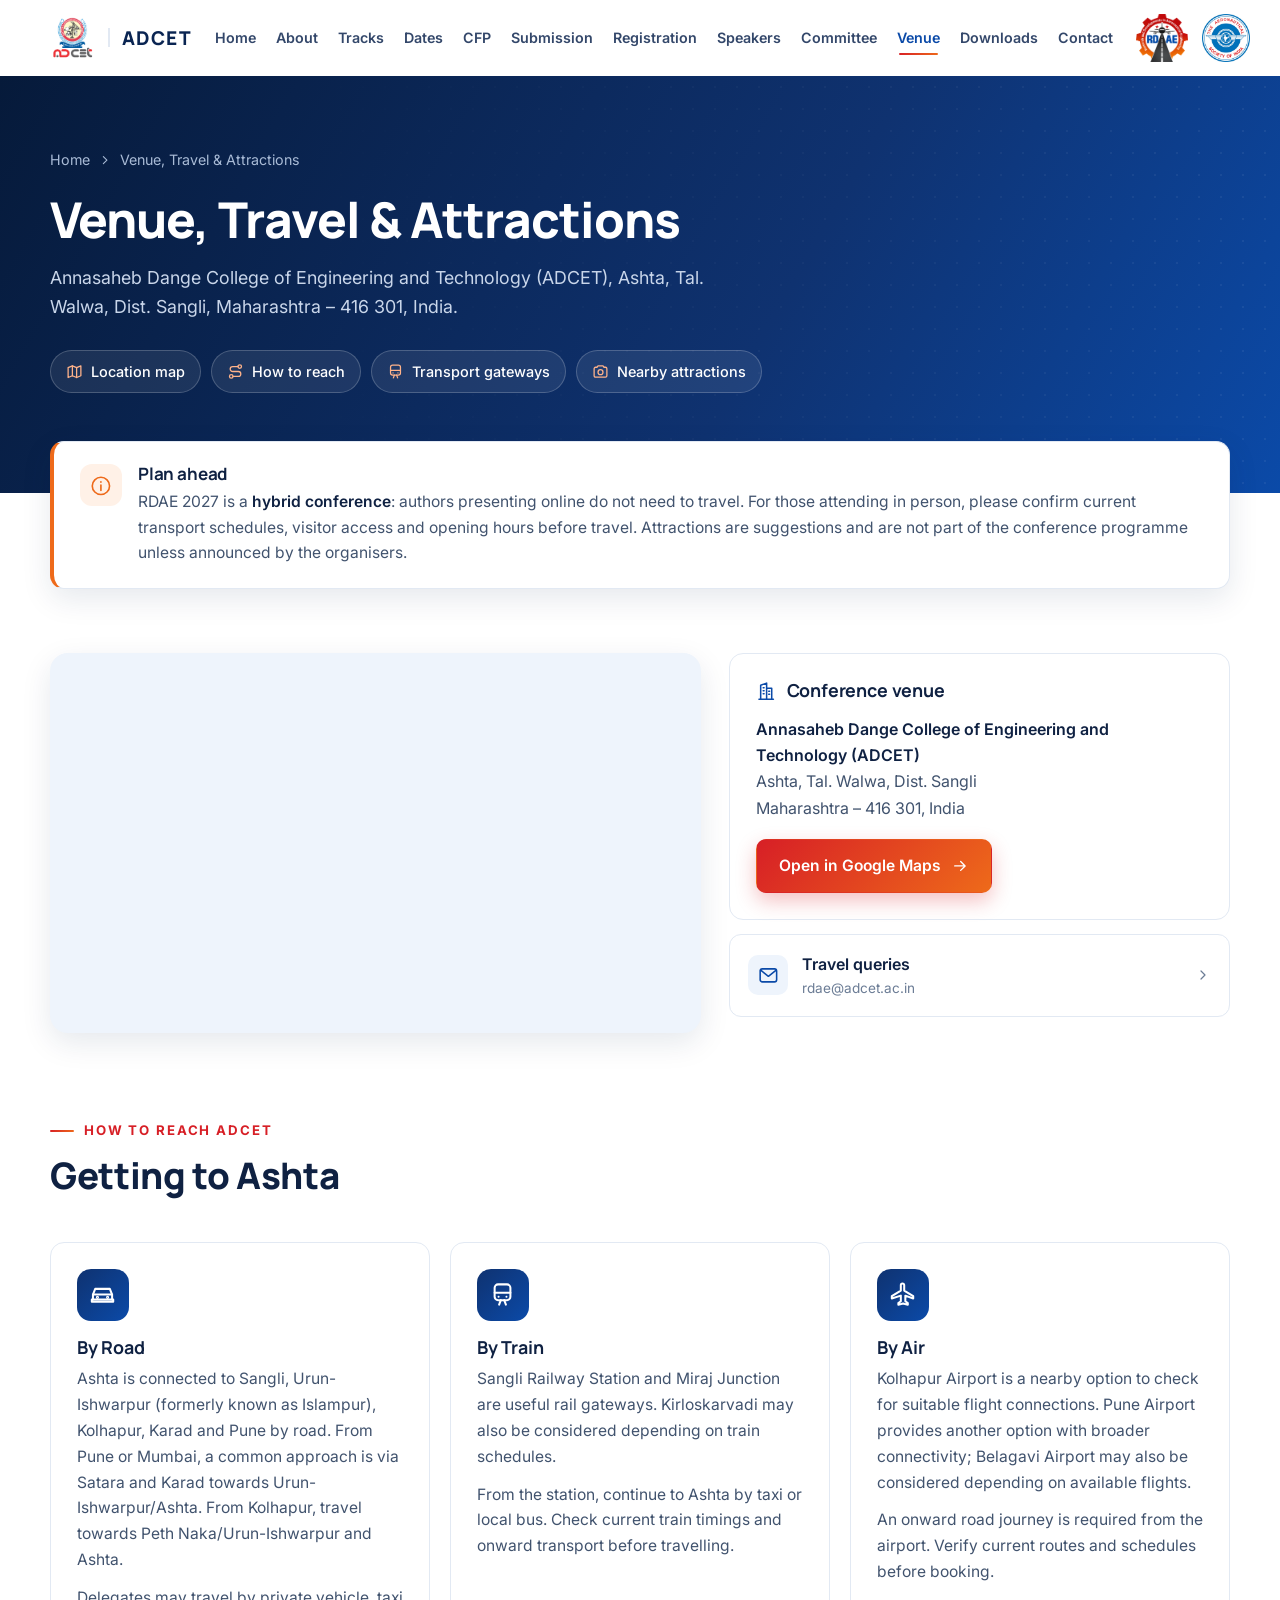
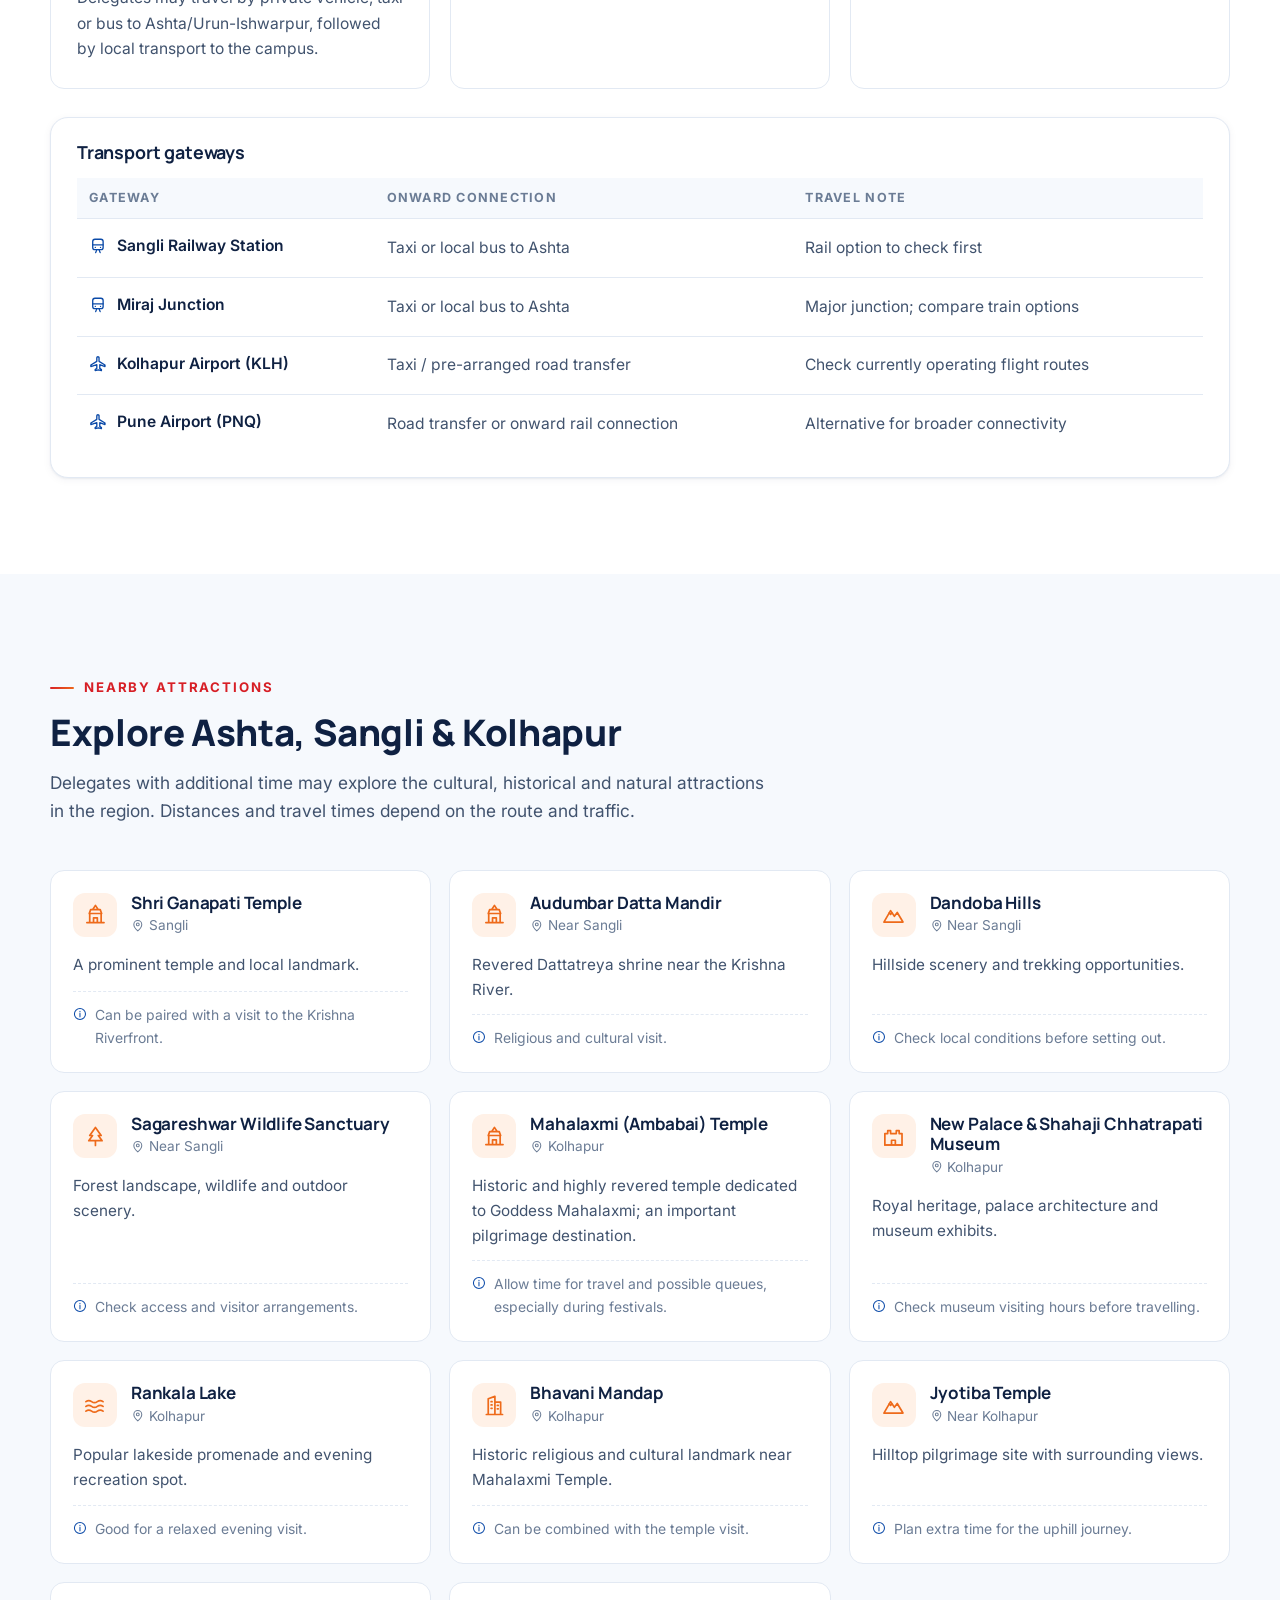
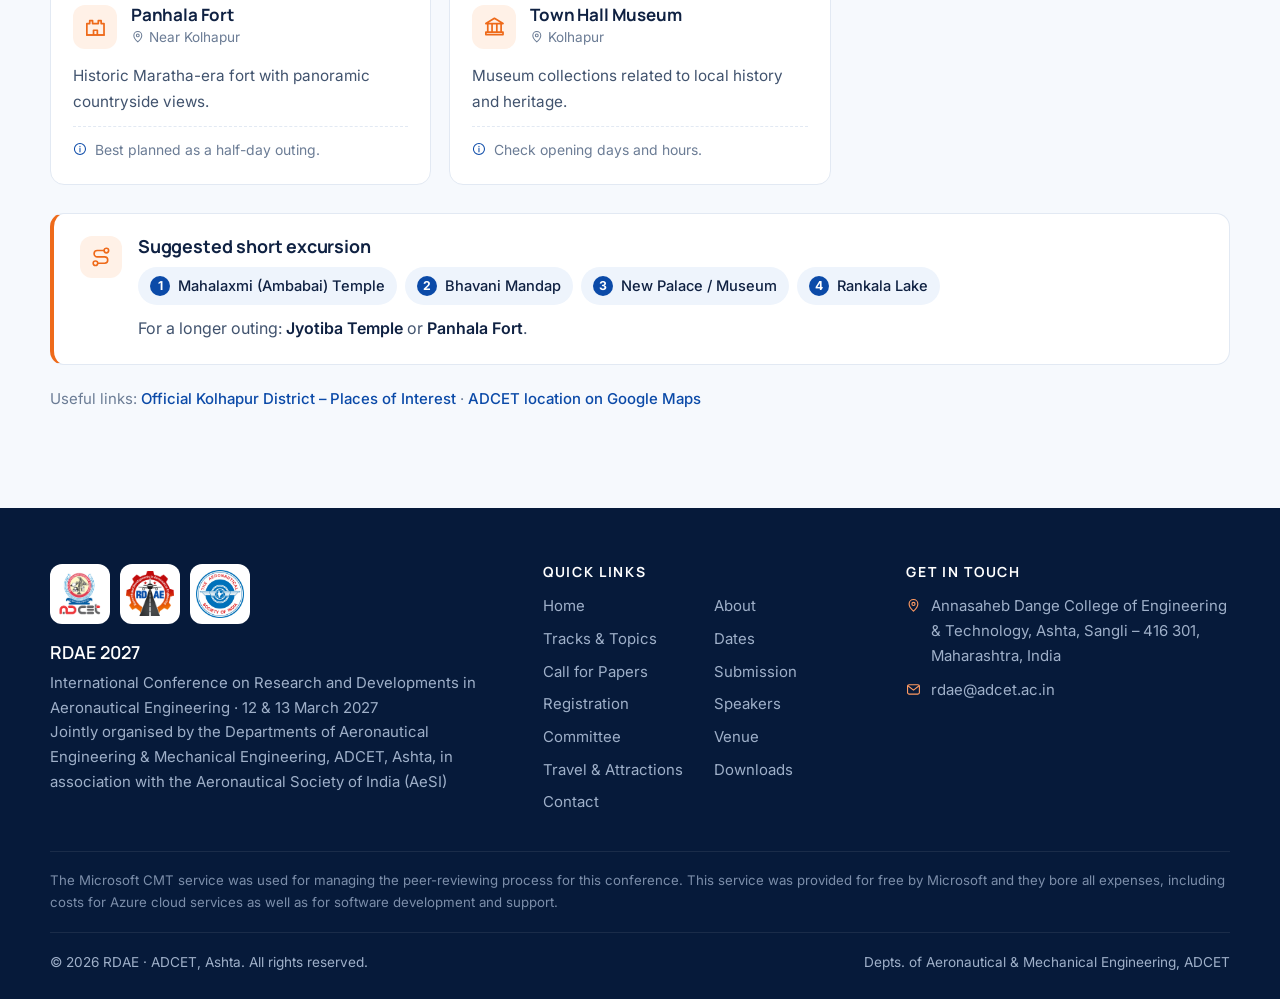
<file: venue.html>
<!DOCTYPE html>
<html lang="en">
<head>
  <meta charset="UTF-8">
  <meta name="viewport" content="width=device-width, initial-scale=1.0">
  <title>Venue, Travel &amp; Attractions | RDAE 2027</title>
  <meta name="description" content="How to reach ADCET, Ashta for RDAE 2027 by road, rail and air, with transport gateways and nearby attractions in Sangli and Kolhapur.">
  <meta name="theme-color" content="#0a2552">
  <link rel="icon" type="image/png" href="assets/rdae-logo.png">
  <link rel="preconnect" href="https://fonts.googleapis.com">
  <link rel="preconnect" href="https://fonts.gstatic.com" crossorigin>
  <link href="https://fonts.googleapis.com/css2?family=Inter:wght@400;500;600;700&family=Manrope:wght@600;700;800&display=swap" rel="stylesheet">
  <link rel="stylesheet" href="styles.css">
</head>
<body>
<svg xmlns="http://www.w3.org/2000/svg" width="0" height="0" style="position:absolute" aria-hidden="true">
  <symbol id="i-arrow" viewBox="0 0 24 24"><path d="M5 12h14M13 6l6 6-6 6"/></symbol>
  <symbol id="i-chevron" viewBox="0 0 24 24"><path d="m9 6 6 6-6 6"/></symbol>
  <symbol id="i-up" viewBox="0 0 24 24"><path d="M12 19V5M6 11l6-6 6 6"/></symbol>
  <symbol id="i-calendar" viewBox="0 0 24 24"><rect x="3" y="4.5" width="18" height="16" rx="2.5"/><path d="M3 9.5h18M8 2.5v4M16 2.5v4"/><path d="M7.5 13.5h2M11 13.5h2M14.5 13.5h2M7.5 17h2M11 17h2"/></symbol>
  <symbol id="i-pin" viewBox="0 0 24 24"><path d="M12 21s-7-6.2-7-11.5A7 7 0 0 1 19 9.5C19 14.8 12 21 12 21z"/><circle cx="12" cy="9.5" r="2.5"/></symbol>
  <symbol id="i-users" viewBox="0 0 24 24"><circle cx="9" cy="8" r="3.5"/><path d="M2.5 20a6.5 6.5 0 0 1 13 0"/><path d="M16 4.6a3.5 3.5 0 0 1 0 6.8M18 14.2a6.5 6.5 0 0 1 3.5 5.8"/></symbol>
  <symbol id="i-bulb" viewBox="0 0 24 24"><path d="M9 18h6M10 21.5h4"/><path d="M12 2.5a6.5 6.5 0 0 0-4 11.6c.7.6 1 1.3 1 2.1v.3h6v-.3c0-.8.4-1.6 1-2.1a6.5 6.5 0 0 0-4-11.6z"/></symbol>
  <symbol id="i-link" viewBox="0 0 24 24"><path d="M10 14a4.5 4.5 0 0 0 6.4 0l3.2-3.2a4.5 4.5 0 0 0-6.4-6.4l-1 1"/><path d="M14 10a4.5 4.5 0 0 0-6.4 0l-3.2 3.2a4.5 4.5 0 0 0 6.4 6.4l1-1"/></symbol>
  <symbol id="i-leaf" viewBox="0 0 24 24"><path d="M5 19c0-8 5-14 15-15-.5 10-6.5 15-14 15"/><path d="M5 19c3-4 6-6.5 9.5-8.5"/></symbol>
  <symbol id="i-plane" viewBox="0 0 24 24"><path d="M21 15.5v-2l-8-5V3.8a1.5 1.5 0 0 0-3 0V8.5l-8 5v2l8-2.5v5l-2.2 1.6V21L12 20l4.2 1v-1.4L14 18v-5z" transform="translate(0.5 0)"/></symbol>
  <symbol id="i-wind" viewBox="0 0 24 24"><path d="M3 8h11a3 3 0 1 0-3-3"/><path d="M3 12h16a3 3 0 1 1-3 3"/><path d="M3 16h7"/></symbol>
  <symbol id="i-truss" viewBox="0 0 24 24"><path d="M2.5 18h19M4 18 8 7h8l4 11"/><path d="M8 7l4 11 4-11M6 12.5h12"/></symbol>
  <symbol id="i-layers" viewBox="0 0 24 24"><path d="m12 3 9 4.5-9 4.5-9-4.5z"/><path d="m3 12 9 4.5 9-4.5"/><path d="m3 16.5 9 4.5 9-4.5"/></symbol>
  <symbol id="i-flame" viewBox="0 0 24 24"><path d="M12 21.5a6.5 6.5 0 0 0 6.5-6.5c0-4-3-6.5-4-10-2 1.5-3 3.5-3 5.5-1-.8-1.7-1.8-2-3-2 2-4 4.5-4 7.5a6.5 6.5 0 0 0 6.5 6.5z"/><path d="M12 21.5a2.8 2.8 0 0 1-2.8-2.8c0-1.6 1.5-2.8 2.8-4.7 1.3 1.9 2.8 3.1 2.8 4.7a2.8 2.8 0 0 1-2.8 2.8z"/></symbol>
  <symbol id="i-drone" viewBox="0 0 24 24"><rect x="9" y="9.5" width="6" height="5" rx="1.5"/><path d="M9 10 6 7M15 10l3-3M9 14l-3 3M15 14l3 3"/><path d="M2.5 6h7M14.5 6h7M2.5 18h7M14.5 18h7"/></symbol>
  <symbol id="i-cpu" viewBox="0 0 24 24"><rect x="5" y="5" width="14" height="14" rx="2.5"/><path d="M9 2v3M15 2v3M9 19v3M15 19v3M2 9h3M2 15h3M19 9h3M19 15h3"/><rect x="9" y="9" width="6" height="6" rx="1"/></symbol>
  <symbol id="i-mail" viewBox="0 0 24 24"><rect x="2.5" y="4.5" width="19" height="15" rx="2.5"/><path d="m3 6 9 7 9-7"/></symbol>
  <symbol id="i-file" viewBox="0 0 24 24"><path d="M14 2.5H7a2 2 0 0 0-2 2v15a2 2 0 0 0 2 2h10a2 2 0 0 0 2-2V7.5z"/><path d="M14 2.5v5h5M9 13h6M9 17h4"/></symbol>
  <symbol id="i-book" viewBox="0 0 24 24"><path d="M3 5.5A2 2 0 0 1 5 3.5h5a2 2 0 0 1 2 2V21a2 2 0 0 0-2-2H3z"/><path d="M21 5.5a2 2 0 0 0-2-2h-5a2 2 0 0 0-2 2V21a2 2 0 0 1 2-2h7z"/></symbol>
  <symbol id="i-chart" viewBox="0 0 24 24"><path d="M3 3.5v17h18"/><path d="m7 15 4-4 3 3 6-6.5"/></symbol>
  <symbol id="i-factory" viewBox="0 0 24 24"><path d="M2.5 21V10l6 3.5V10l6 3.5V5h3l1 16z"/><path d="M2.5 21h19M7 17h2M12 17h2"/></symbol>
  <symbol id="i-check" viewBox="0 0 24 24"><circle cx="12" cy="12" r="9.5"/><path d="m8 12.3 2.7 2.7L16 9.5"/></symbol>
  <symbol id="i-tick" viewBox="0 0 24 24"><path d="m5 12.5 4.5 4.5L19 7.5"/></symbol>
  <symbol id="i-info" viewBox="0 0 24 24"><circle cx="12" cy="12" r="9.5"/><path d="M12 11v6M12 7.5v.5"/></symbol>
  <symbol id="i-clock" viewBox="0 0 24 24"><circle cx="12" cy="12" r="9.5"/><path d="M12 6.5V12l3.5 2"/></symbol>
  <symbol id="i-flag" viewBox="0 0 24 24"><path d="M4.5 21.5V3.5M4.5 4h12l-2 4 2 4h-12"/></symbol>
  <symbol id="i-send" viewBox="0 0 24 24"><path d="M21.5 2.5 10 14M21.5 2.5 14.5 21.5l-4.5-7.5-7.5-4.5z"/></symbol>
  <symbol id="i-review" viewBox="0 0 24 24"><circle cx="10.5" cy="10.5" r="6.5"/><path d="m15.5 15.5 5.5 5.5M8 10.5l2 2 3.5-3.5"/></symbol>
  <symbol id="i-edit" viewBox="0 0 24 24"><path d="M4 20h4L19 9a2.8 2.8 0 0 0-4-4L4 16z"/><path d="m13.5 6.5 4 4"/></symbol>
  <symbol id="i-ticket" viewBox="0 0 24 24"><path d="M3 8.5V6.5a2 2 0 0 1 2-2h14a2 2 0 0 1 2 2v2a3.5 3.5 0 0 0 0 7v2a2 2 0 0 1-2 2H5a2 2 0 0 1-2-2v-2a3.5 3.5 0 0 0 0-7z"/><path d="M14 4.5v15" stroke-dasharray="2 2.5"/></symbol>
  <symbol id="i-award" viewBox="0 0 24 24"><circle cx="12" cy="9" r="6"/><path d="m8.5 13.8-1.5 7.7 5-2.5 5 2.5-1.5-7.7"/></symbol>
  <symbol id="i-mic" viewBox="0 0 24 24"><rect x="9" y="2.5" width="6" height="12" rx="3"/><path d="M5 11a7 7 0 0 0 14 0M12 18v3.5M8.5 21.5h7"/></symbol>
  <symbol id="i-crown" viewBox="0 0 24 24"><path d="m3 7.5 4.5 4 4.5-6.5 4.5 6.5 4.5-4-2 11.5H5z"/></symbol>
  <symbol id="i-team" viewBox="0 0 24 24"><circle cx="12" cy="7" r="3"/><circle cx="5" cy="10" r="2.2"/><circle cx="19" cy="10" r="2.2"/><path d="M7 20a5 5 0 0 1 10 0M1.5 19a3.5 3.5 0 0 1 5-3.2M22.5 19a3.5 3.5 0 0 0-5-3.2"/></symbol>
  <symbol id="i-gear" viewBox="0 0 24 24"><circle cx="12" cy="12" r="3"/><path d="M19.4 15a1.7 1.7 0 0 0 .3 1.8l.1.1a2 2 0 1 1-2.8 2.8l-.1-.1a1.7 1.7 0 0 0-1.8-.3 1.7 1.7 0 0 0-1 1.5V21a2 2 0 0 1-4 0v-.1a1.7 1.7 0 0 0-1.1-1.5 1.7 1.7 0 0 0-1.8.3l-.1.1a2 2 0 1 1-2.8-2.8l.1-.1a1.7 1.7 0 0 0 .3-1.8 1.7 1.7 0 0 0-1.5-1H3a2 2 0 0 1 0-4h.1a1.7 1.7 0 0 0 1.5-1.1 1.7 1.7 0 0 0-.3-1.8l-.1-.1a2 2 0 1 1 2.8-2.8l.1.1a1.7 1.7 0 0 0 1.8.3H9a1.7 1.7 0 0 0 1-1.5V3a2 2 0 0 1 4 0v.1a1.7 1.7 0 0 0 1 1.5 1.7 1.7 0 0 0 1.8-.3l.1-.1a2 2 0 1 1 2.8 2.8l-.1.1a1.7 1.7 0 0 0-.3 1.8V9a1.7 1.7 0 0 0 1.5 1H21a2 2 0 0 1 0 4h-.1a1.7 1.7 0 0 0-1.5 1z"/></symbol>
  <symbol id="i-route" viewBox="0 0 24 24"><circle cx="6" cy="19" r="2.5"/><circle cx="18" cy="5" r="2.5"/><path d="M8.5 19H16a3.5 3.5 0 0 0 0-7H8a3.5 3.5 0 0 1 0-7h7.5"/></symbol>
  <symbol id="i-bed" viewBox="0 0 24 24"><path d="M2.5 19.5V5M2.5 15.5h19v4M21.5 15.5V12a3 3 0 0 0-3-3H11v6.5"/><circle cx="7" cy="11.5" r="2"/></symbol>
  <symbol id="i-camera" viewBox="0 0 24 24"><path d="M3 8a2 2 0 0 1 2-2h2l1.5-2h7L17 6h2a2 2 0 0 1 2 2v10a2 2 0 0 1-2 2H5a2 2 0 0 1-2-2z"/><circle cx="12" cy="13" r="3.5"/></symbol>
  <symbol id="i-map" viewBox="0 0 24 24"><path d="M9 4 3 6.5v14L9 18l6 2.5 6-2.5V4l-6 2.5z"/><path d="M9 4v14M15 6.5v14"/></symbol>
  <symbol id="i-globe" viewBox="0 0 24 24"><circle cx="12" cy="12" r="9.5"/><path d="M2.5 12h19M12 2.5c2.6 2.6 3.8 5.8 3.8 9.5s-1.2 6.9-3.8 9.5c-2.6-2.6-3.8-5.8-3.8-9.5S9.4 5.1 12 2.5z"/></symbol>
  <symbol id="i-building" viewBox="0 0 24 24"><path d="M3.5 21.5h17M5.5 21.5V5l7-2.5v19M12.5 8.5h6v13"/><path d="M8.5 8h1M8.5 11.5h1M8.5 15h1M15 12h1M15 15.5h1"/></symbol>
  <symbol id="i-home" viewBox="0 0 24 24"><path d="m3 11 9-7.5 9 7.5M5.5 9v11.5h13V9"/></symbol>
  <symbol id="i-download" viewBox="0 0 24 24"><path d="M12 3.5v12M7 11l5 5 5-5M4 20.5h16"/></symbol>
  <symbol id="i-copy" viewBox="0 0 24 24"><rect x="8.5" y="8.5" width="12" height="12" rx="2.5"/><path d="M15.5 8.5V6a2.5 2.5 0 0 0-2.5-2.5H6A2.5 2.5 0 0 0 3.5 6v7A2.5 2.5 0 0 0 6 15.5h2.5"/></symbol>
  <symbol id="i-share" viewBox="0 0 24 24"><circle cx="18" cy="5.5" r="2.5"/><circle cx="6" cy="12" r="2.5"/><circle cx="18" cy="18.5" r="2.5"/><path d="m8.2 10.8 7.6-4.1M8.2 13.2l7.6 4.1"/></symbol>
  <symbol id="i-image" viewBox="0 0 24 24"><rect x="3" y="4" width="18" height="16" rx="2.5"/><circle cx="9" cy="9.5" r="1.8"/><path d="m3.5 17 5-5 4 4 3-3 5 5"/></symbol>
  <symbol id="i-train" viewBox="0 0 24 24"><rect x="5" y="3" width="14" height="14" rx="3"/><path d="M5 10.5h14M9 21l1.5-4M15 21l-1.5-4M8.5 14h.01M15.5 14h.01"/></symbol>
  <symbol id="i-car" viewBox="0 0 24 24"><path d="M3.5 16.5V12l2-5h13l2 5v4.5"/><path d="M3.5 12h17M2.5 16.5h19v2h-19z"/><circle cx="7.5" cy="14.5" r=".5"/><circle cx="16.5" cy="14.5" r=".5"/></symbol>
  <symbol id="i-temple" viewBox="0 0 24 24"><path d="M12 2.5 15 7H9z M7 7h10l1.5 4h-13zM6 11v9.5h12V11M3 20.5h18M10 20.5v-5h4v5"/></symbol>
  <symbol id="i-mountain" viewBox="0 0 24 24"><path d="m2 20 7-12 4 6 3-4 6 10z"/><path d="m7.5 10.5 1.5 1.5 1.5-1.5"/></symbol>
  <symbol id="i-castle" viewBox="0 0 24 24"><path d="M3 21V9h3V6h3v3h6V6h3v3h3v12z"/><path d="M10 21v-5h4v5M3 21h18"/></symbol>
  <symbol id="i-water" viewBox="0 0 24 24"><path d="M2 8c2-1.5 4-1.5 6 0s4 1.5 6 0 4-1.5 6 0M2 13c2-1.5 4-1.5 6 0s4 1.5 6 0 4-1.5 6 0M2 18c2-1.5 4-1.5 6 0s4 1.5 6 0 4-1.5 6 0"/></symbol>
  <symbol id="i-tree" viewBox="0 0 24 24"><path d="M12 21.5v-5M12 2.5 6 11h3l-4 5.5h14L15 11h3z"/></symbol>
  <symbol id="i-museum" viewBox="0 0 24 24"><path d="m3 9 9-5.5L21 9zM5 9v9M9.5 9v9M14.5 9v9M19 9v9M3 18h18v2.5H3z"/></symbol>
</svg>



<header class="site-header">
  <div class="container nav-wrap">
    <a class="brand brand-adcet" href="index.html" aria-label="ADCET — home">
      <img src="assets/adcet-logo.png" alt="ADCET logo" width="50" height="50">
      <span class="brand-text">
        <strong>ADCET</strong>
        <small><span class="bt-line">Annasaheb Dange College of</span><span class="bt-line">Engineering &amp; Technology, Ashta</span></small>
      </span>
    </a>

    <button class="menu-toggle" aria-label="Open navigation" aria-expanded="false" aria-controls="main-nav">
      <span></span><span></span><span></span>
    </button>

    <nav class="main-nav" id="main-nav" aria-label="Primary">
      <a href="index.html">Home</a>
      <a href="index.html#about">About</a>
      <a href="tracks.html">Tracks</a>
      <a href="index.html#dates">Dates</a>
      <a href="index.html#cfp">CFP</a>
      <a href="index.html#submission">Submission</a>
      <a href="index.html#registration">Registration</a>
      <a href="index.html#speakers">Speakers</a>
      <a href="committee.html">Committee</a>
      <a class="active" href="venue.html">Venue</a>
      <a href="downloads.html">Downloads</a>
      <a href="index.html#contact">Contact</a>
    </nav>

    <a class="brand brand-rdae" href="index.html" aria-label="RDAE 2027 — home">
      <img src="assets/rdae-logo.png" alt="RDAE 2027 logo" height="54">
    </a>
    <span class="brand brand-aesi" title="In association with the Aeronautical Society of India, Pune"><img src="assets/aesi-logo.jpg?v=2" alt="Aeronautical Society of India logo" height="54"></span>
  </div>
</header>

<main>
  <section class="page-hero">
    <div class="container">
      <nav class="breadcrumb" aria-label="Breadcrumb"><a href="index.html">Home</a><svg class="icon"><use href="#i-chevron"/></svg><span>Venue, Travel &amp; Attractions</span></nav>
      <h1>Venue, Travel &amp; Attractions</h1>
      <p>Annasaheb Dange College of Engineering and Technology (ADCET), Ashta, Tal. Walwa, Dist. Sangli, Maharashtra – 416 301, India.</p>
      <div class="track-chips">
        <a href="#map"><svg class="icon"><use href="#i-map"/></svg>Location map</a>
        <a href="#reach"><svg class="icon"><use href="#i-route"/></svg>How to reach</a>
        <a href="#gateways"><svg class="icon"><use href="#i-train"/></svg>Transport gateways</a>
        <a href="#attractions"><svg class="icon"><use href="#i-camera"/></svg>Nearby attractions</a>
      </div>
    </div>
  </section>

  <div class="container">
    <div class="notice">
      <span class="n-icon"><svg class="icon"><use href="#i-info"/></svg></span>
      <div>
        <h3>Plan ahead</h3>
        <p>RDAE 2027 is a <b>hybrid conference</b>: authors presenting online do not need to travel. For those attending in person, please confirm current transport schedules, visitor access and opening hours before travel. Attractions are suggestions and are not part of the conference programme unless announced by the organisers.</p>
      </div>
    </div>
  </div>

  <section class="section" id="map" style="padding-top:64px;padding-bottom:40px">
    <div class="container venue-grid">
      <div class="venue-media map reveal">
        <iframe title="ADCET, Ashta on Google Maps" src="https://maps.google.com/maps?q=Annasaheb%20Dange%20College%20of%20Engineering%20and%20Technology%2C%20Ashta&amp;z=15&amp;output=embed" loading="lazy" referrerpolicy="no-referrer-when-downgrade" allowfullscreen></iframe>
      </div>
      <div class="venue-side reveal">
        <div class="panel">
          <h3><svg class="icon"><use href="#i-building"/></svg>Conference venue</h3>
          <p><b>Annasaheb Dange College of Engineering and Technology (ADCET)</b><br>Ashta, Tal. Walwa, Dist. Sangli<br>Maharashtra – 416 301, India</p>
          <p style="margin-top:18px"><a class="btn btn-primary" href="https://www.google.com/maps?cid=9852797464797887006" target="_blank" rel="noopener">Open in Google Maps <svg class="icon icon-arrow"><use href="#i-arrow"/></svg></a></p>
        </div>
        <a class="quick-link" href="mailto:rdae@adcet.ac.in"><span class="q-icon"><svg class="icon"><use href="#i-mail"/></svg></span><span>Travel queries<small>rdae@adcet.ac.in</small></span><svg class="icon icon-arrow"><use href="#i-chevron"/></svg></a>
      </div>
    </div>
  </section>

  <section class="section" id="reach" style="padding-top:40px">
    <div class="container">
      <div class="section-head reveal">
        <span class="eyebrow">How to Reach ADCET</span>
        <h2>Getting to Ashta</h2>
      </div>
      <div class="reach-grid">
        <article class="reach-card reveal">
          <span class="reach-icon"><svg class="icon"><use href="#i-car"/></svg></span>
          <h3>By Road</h3>
          <p>Ashta is connected to Sangli, Urun-Ishwarpur (formerly known as Islampur), Kolhapur, Karad and Pune by road. From Pune or Mumbai, a common approach is via Satara and Karad towards Urun-Ishwarpur/Ashta. From Kolhapur, travel towards Peth Naka/Urun-Ishwarpur and Ashta.</p>
          <p>Delegates may travel by private vehicle, taxi or bus to Ashta/Urun-Ishwarpur, followed by local transport to the campus.</p>
        </article>
        <article class="reach-card reveal">
          <span class="reach-icon"><svg class="icon"><use href="#i-train"/></svg></span>
          <h3>By Train</h3>
          <p>Sangli Railway Station and Miraj Junction are useful rail gateways. Kirloskarvadi may also be considered depending on train schedules.</p>
          <p>From the station, continue to Ashta by taxi or local bus. Check current train timings and onward transport before travelling.</p>
        </article>
        <article class="reach-card reveal">
          <span class="reach-icon"><svg class="icon"><use href="#i-plane"/></svg></span>
          <h3>By Air</h3>
          <p>Kolhapur Airport is a nearby option to check for suitable flight connections. Pune Airport provides another option with broader connectivity; Belagavi Airport may also be considered depending on available flights.</p>
          <p>An onward road journey is required from the airport. Verify current routes and schedules before booking.</p>
        </article>
      </div>

      <div id="gateways" class="table-card reveal">
        <h3>Transport gateways</h3>
        <div class="table-wrap">
          <table>
            <thead><tr><th>Gateway</th><th>Onward connection</th><th>Travel note</th></tr></thead>
            <tbody>
              <tr><td><span class="gw"><svg class="icon"><use href="#i-train"/></svg>Sangli Railway Station</span></td><td>Taxi or local bus to Ashta</td><td>Rail option to check first</td></tr>
              <tr><td><span class="gw"><svg class="icon"><use href="#i-train"/></svg>Miraj Junction</span></td><td>Taxi or local bus to Ashta</td><td>Major junction; compare train options</td></tr>
              <tr><td><span class="gw"><svg class="icon"><use href="#i-plane"/></svg>Kolhapur Airport (KLH)</span></td><td>Taxi / pre-arranged road transfer</td><td>Check currently operating flight routes</td></tr>
              <tr><td><span class="gw"><svg class="icon"><use href="#i-plane"/></svg>Pune Airport (PNQ)</span></td><td>Road transfer or onward rail connection</td><td>Alternative for broader connectivity</td></tr>
            </tbody>
          </table>
        </div>
      </div>
    </div>
  </section>

  <section class="section section-alt" id="attractions">
    <div class="container">
      <div class="section-head reveal">
        <span class="eyebrow">Nearby Attractions</span>
        <h2>Explore Ashta, Sangli &amp; Kolhapur</h2>
        <p>Delegates with additional time may explore the cultural, historical and natural attractions in the region. Distances and travel times depend on the route and traffic.</p>
      </div>
      <div class="attr-grid">
        <article class="attr-card reveal">
          <div class="attr-head"><span class="attr-icon"><svg class="icon"><use href="#i-temple"/></svg></span><div><h3>Shri Ganapati Temple</h3><span class="attr-place"><svg class="icon"><use href="#i-pin"/></svg>Sangli</span></div></div>
          <p>A prominent temple and local landmark.</p>
          <p class="attr-note"><svg class="icon"><use href="#i-info"/></svg>Can be paired with a visit to the Krishna Riverfront.</p>
        </article>
        <article class="attr-card reveal">
          <div class="attr-head"><span class="attr-icon"><svg class="icon"><use href="#i-temple"/></svg></span><div><h3>Audumbar Datta Mandir</h3><span class="attr-place"><svg class="icon"><use href="#i-pin"/></svg>Near Sangli</span></div></div>
          <p>Revered Dattatreya shrine near the Krishna River.</p>
          <p class="attr-note"><svg class="icon"><use href="#i-info"/></svg>Religious and cultural visit.</p>
        </article>
        <article class="attr-card reveal">
          <div class="attr-head"><span class="attr-icon"><svg class="icon"><use href="#i-mountain"/></svg></span><div><h3>Dandoba Hills</h3><span class="attr-place"><svg class="icon"><use href="#i-pin"/></svg>Near Sangli</span></div></div>
          <p>Hillside scenery and trekking opportunities.</p>
          <p class="attr-note"><svg class="icon"><use href="#i-info"/></svg>Check local conditions before setting out.</p>
        </article>
        <article class="attr-card reveal">
          <div class="attr-head"><span class="attr-icon"><svg class="icon"><use href="#i-tree"/></svg></span><div><h3>Sagareshwar Wildlife Sanctuary</h3><span class="attr-place"><svg class="icon"><use href="#i-pin"/></svg>Near Sangli</span></div></div>
          <p>Forest landscape, wildlife and outdoor scenery.</p>
          <p class="attr-note"><svg class="icon"><use href="#i-info"/></svg>Check access and visitor arrangements.</p>
        </article>
        <article class="attr-card reveal">
          <div class="attr-head"><span class="attr-icon"><svg class="icon"><use href="#i-temple"/></svg></span><div><h3>Mahalaxmi (Ambabai) Temple</h3><span class="attr-place"><svg class="icon"><use href="#i-pin"/></svg>Kolhapur</span></div></div>
          <p>Historic and highly revered temple dedicated to Goddess Mahalaxmi; an important pilgrimage destination.</p>
          <p class="attr-note"><svg class="icon"><use href="#i-info"/></svg>Allow time for travel and possible queues, especially during festivals.</p>
        </article>
        <article class="attr-card reveal">
          <div class="attr-head"><span class="attr-icon"><svg class="icon"><use href="#i-castle"/></svg></span><div><h3>New Palace &amp; Shahaji Chhatrapati Museum</h3><span class="attr-place"><svg class="icon"><use href="#i-pin"/></svg>Kolhapur</span></div></div>
          <p>Royal heritage, palace architecture and museum exhibits.</p>
          <p class="attr-note"><svg class="icon"><use href="#i-info"/></svg>Check museum visiting hours before travelling.</p>
        </article>
        <article class="attr-card reveal">
          <div class="attr-head"><span class="attr-icon"><svg class="icon"><use href="#i-water"/></svg></span><div><h3>Rankala Lake</h3><span class="attr-place"><svg class="icon"><use href="#i-pin"/></svg>Kolhapur</span></div></div>
          <p>Popular lakeside promenade and evening recreation spot.</p>
          <p class="attr-note"><svg class="icon"><use href="#i-info"/></svg>Good for a relaxed evening visit.</p>
        </article>
        <article class="attr-card reveal">
          <div class="attr-head"><span class="attr-icon"><svg class="icon"><use href="#i-building"/></svg></span><div><h3>Bhavani Mandap</h3><span class="attr-place"><svg class="icon"><use href="#i-pin"/></svg>Kolhapur</span></div></div>
          <p>Historic religious and cultural landmark near Mahalaxmi Temple.</p>
          <p class="attr-note"><svg class="icon"><use href="#i-info"/></svg>Can be combined with the temple visit.</p>
        </article>
        <article class="attr-card reveal">
          <div class="attr-head"><span class="attr-icon"><svg class="icon"><use href="#i-mountain"/></svg></span><div><h3>Jyotiba Temple</h3><span class="attr-place"><svg class="icon"><use href="#i-pin"/></svg>Near Kolhapur</span></div></div>
          <p>Hilltop pilgrimage site with surrounding views.</p>
          <p class="attr-note"><svg class="icon"><use href="#i-info"/></svg>Plan extra time for the uphill journey.</p>
        </article>
        <article class="attr-card reveal">
          <div class="attr-head"><span class="attr-icon"><svg class="icon"><use href="#i-castle"/></svg></span><div><h3>Panhala Fort</h3><span class="attr-place"><svg class="icon"><use href="#i-pin"/></svg>Near Kolhapur</span></div></div>
          <p>Historic Maratha-era fort with panoramic countryside views.</p>
          <p class="attr-note"><svg class="icon"><use href="#i-info"/></svg>Best planned as a half-day outing.</p>
        </article>
        <article class="attr-card reveal">
          <div class="attr-head"><span class="attr-icon"><svg class="icon"><use href="#i-museum"/></svg></span><div><h3>Town Hall Museum</h3><span class="attr-place"><svg class="icon"><use href="#i-pin"/></svg>Kolhapur</span></div></div>
          <p>Museum collections related to local history and heritage.</p>
          <p class="attr-note"><svg class="icon"><use href="#i-info"/></svg>Check opening days and hours.</p>
        </article>
      </div>

      <div class="excursion reveal">
        <span class="n-icon"><svg class="icon"><use href="#i-route"/></svg></span>
        <div>
          <h3>Suggested short excursion</h3>
          <ol class="route"><li>Mahalaxmi (Ambabai) Temple</li><li>Bhavani Mandap</li><li>New Palace / Museum</li><li>Rankala Lake</li></ol>
          <p>For a longer outing: <b>Jyotiba Temple</b> or <b>Panhala Fort</b>.</p>
        </div>
      </div>

      <p class="useful-links">Useful links: <a href="https://kolhapur.gov.in/en/places-of-interest/" target="_blank" rel="noopener">Official Kolhapur District – Places of Interest</a> · <a href="https://www.google.com/maps?cid=9852797464797887006" target="_blank" rel="noopener">ADCET location on Google Maps</a></p>
    </div>
  </section>
</main>

<footer class="site-footer">
  <div class="container footer-top">
    <div class="footer-brand">
      <div class="footer-logos"><span><img src="assets/adcet-logo.png" alt="ADCET logo"></span><span><img src="assets/rdae-logo.png" alt="RDAE 2027 logo"></span><span><img src="assets/aesi-logo.jpg?v=2" alt="AeSI logo"></span></div>
      <div><strong>RDAE 2027</strong>International Conference on Research and Developments in Aeronautical Engineering · 12 &amp; 13 March 2027<br>Jointly organised by the Departments of Aeronautical Engineering &amp; Mechanical Engineering, ADCET, Ashta, in association with the Aeronautical Society of India (AeSI)</div>
    </div>
    <div>
      <h4>Quick links</h4>
      <div class="footer-links"><a href="index.html">Home</a><a href="index.html#about">About</a><a href="tracks.html">Tracks &amp; Topics</a><a href="index.html#dates">Dates</a><a href="index.html#cfp">Call for Papers</a><a href="index.html#submission">Submission</a><a href="index.html#registration">Registration</a><a href="index.html#speakers">Speakers</a><a href="committee.html">Committee</a><a href="venue.html">Venue</a><a href="venue.html">Travel &amp; Attractions</a><a href="downloads.html">Downloads</a><a href="index.html#contact">Contact</a></div>
    </div>
    <div>
      <h4>Get in touch</h4>
      <ul class="footer-contact">
        <li><svg class="icon"><use href="#i-pin"/></svg><span>Annasaheb Dange College of Engineering &amp; Technology, Ashta, Sangli – 416 301, Maharashtra, India</span></li>
        <li><svg class="icon"><use href="#i-mail"/></svg><a href="mailto:rdae@adcet.ac.in">rdae@adcet.ac.in</a></li>
      </ul>
    </div>
  </div>
  <div class="container cmt-note">The Microsoft CMT service was used for managing the peer-reviewing process for this conference. This service was provided for free by Microsoft and they bore all expenses, including costs for Azure cloud services as well as for software development and support.</div>
  <div class="container footer-bottom">
    <span>© 2026 RDAE · ADCET, Ashta. All rights reserved.</span>
    <span>Depts. of Aeronautical &amp; Mechanical Engineering, ADCET</span>
  </div>
</footer>

<button class="back-top" aria-label="Back to top"><svg class="icon"><use href="#i-up"/></svg></button>
<script src="script.js"></script>
</body>
</html>
</file>
<file: styles.css>
/* ==========================================================
   RDAE 2027 — shared stylesheet (index.html + tracks.html)
   ========================================================== */
:root{
  --navy-900:#061a3a;
  --navy-800:#0a2552;
  --navy-700:#0f3270;
  --blue:#0b4aa8;          /* RDAE logo blue */
  --blue-50:#eef4fc;
  --blue-100:#dce8f8;
  --red:#d71f26;           /* RDAE logo red */
  --orange:#ee6a1a;        /* RDAE logo orange */
  --grad-brand:linear-gradient(135deg,#d71f26 0%,#ee6a1a 100%);
  --ink:#0f2142;
  --text:#41536e;
  --muted:#6b7c95;
  --line:#e2e9f3;
  --bg:#f6f9fd;
  --white:#fff;
  --radius:14px;
  --radius-sm:10px;
  --shadow-sm:0 1px 2px rgba(10,37,82,.06),0 2px 8px rgba(10,37,82,.05);
  --shadow:0 10px 30px rgba(10,37,82,.10);
  --shadow-lg:0 24px 60px rgba(6,26,58,.22);
  --font-head:"Manrope",system-ui,sans-serif;
  --font-body:"Inter",system-ui,-apple-system,"Segoe UI",sans-serif;
  --header-h:76px;
}

*,*::before,*::after{box-sizing:border-box;margin:0;padding:0}
html{scroll-behavior:smooth;scroll-padding-top:calc(var(--header-h) + 12px)}
body{font-family:var(--font-body);color:var(--text);background:var(--white);line-height:1.65;font-size:15px;-webkit-font-smoothing:antialiased}
a{color:inherit;text-decoration:none}
img{max-width:100%;display:block}
ul,ol{list-style:none}
h1,h2,h3,h4{font-family:var(--font-head);color:var(--ink);line-height:1.2;letter-spacing:-.01em}
h2{font-size:clamp(1.6rem,3vw,2.15rem);font-weight:800;margin-bottom:14px}
h3{font-size:1.05rem;font-weight:700}
p+p{margin-top:12px}
b,strong{color:var(--ink);font-weight:600}
.container{width:min(1180px,calc(100% - 32px));margin-inline:auto}
.icon{width:1em;height:1em;flex-shrink:0;stroke:currentColor;fill:none;stroke-width:1.8;stroke-linecap:round;stroke-linejoin:round}
.sr-only{position:absolute;width:1px;height:1px;overflow:hidden;clip:rect(0 0 0 0)}

/* ---------- Header ---------- */
.site-header{position:sticky;top:0;z-index:1000;height:var(--header-h);background:rgba(255,255,255,.92);backdrop-filter:saturate(180%) blur(12px);-webkit-backdrop-filter:saturate(180%) blur(12px);border-bottom:1px solid transparent;transition:border-color .25s,box-shadow .25s}
.site-header.scrolled{border-bottom-color:var(--line);box-shadow:0 4px 20px rgba(10,37,82,.06)}
.nav-wrap{height:100%;display:flex;align-items:center;gap:20px}
.brand{display:flex;align-items:center;gap:12px;flex-shrink:0}
.brand-adcet img{width:50px;height:50px;object-fit:contain}
.brand-text strong{display:block;font-family:var(--font-head);font-size:1.15rem;font-weight:800;color:var(--navy-800);line-height:1}
.brand-text small{display:block;font-size:.72rem;color:var(--muted);line-height:1.3;margin-top:3px;max-width:210px}
.main-nav{display:flex;align-items:center;justify-content:center;gap:2px;flex:1}
.main-nav a{position:relative;font-size:.86rem;font-weight:600;color:#33476a;padding:8px 11px;border-radius:8px;transition:color .2s,background .2s;white-space:nowrap}
.main-nav a:hover{color:var(--blue);background:var(--blue-50)}
.main-nav a.active{color:var(--blue)}
.main-nav a.active::after{content:"";position:absolute;left:11px;right:11px;bottom:2px;height:2px;border-radius:2px;background:var(--grad-brand)}
.brand-rdae img{height:54px;width:auto}
.nav-cta{display:none}
.menu-toggle{display:none;width:42px;height:42px;border:1px solid var(--line);border-radius:10px;background:#fff;cursor:pointer;align-items:center;justify-content:center;flex-direction:column;gap:4px}
.menu-toggle span{display:block;width:18px;height:2px;background:var(--navy-800);border-radius:2px;transition:.25s}
.menu-toggle[aria-expanded="true"] span:nth-child(1){transform:translateY(6px) rotate(45deg)}
.menu-toggle[aria-expanded="true"] span:nth-child(2){opacity:0}
.menu-toggle[aria-expanded="true"] span:nth-child(3){transform:translateY(-6px) rotate(-45deg)}

/* ---------- Buttons ---------- */
.btn{display:inline-flex;align-items:center;justify-content:center;gap:10px;border-radius:10px;padding:13px 22px;font-weight:600;font-size:.92rem;border:1.5px solid transparent;transition:transform .2s,box-shadow .2s,background .2s,color .2s;cursor:pointer;white-space:nowrap}
.btn .icon{font-size:1.05rem;transition:transform .2s}
.btn:hover .icon-arrow{transform:translateX(3px)}
.btn-primary{background:var(--grad-brand);color:#fff;box-shadow:0 8px 20px rgba(215,31,38,.28)}
.btn-primary:hover{transform:translateY(-2px);box-shadow:0 12px 26px rgba(215,31,38,.34)}
.btn-ghost{border-color:rgba(255,255,255,.55);color:#fff;background:rgba(255,255,255,.06)}
.btn-ghost:hover{background:#fff;color:var(--navy-800)}
.btn-outline{border-color:var(--blue);color:var(--blue);background:#fff}
.btn-outline:hover{background:var(--blue);color:#fff}
.btn-lg{padding:15px 26px;font-size:.98rem}

/* ---------- Hero ---------- */
.hero{position:relative;overflow:hidden;color:#fff;background:var(--navy-900);isolation:isolate}
.hero-bg{position:absolute;inset:0;background:url("assets/adcet-campus.jpg") center 40%/cover no-repeat;z-index:-3;transform:scale(1.04)}
.hero::before{content:"";position:absolute;inset:0;z-index:-2;background:
  linear-gradient(100deg,rgba(6,26,58,.97) 0%,rgba(8,34,76,.93) 42%,rgba(10,45,100,.72) 70%,rgba(10,45,100,.55) 100%)}
.hero::after{content:"";position:absolute;inset:0;z-index:-1;opacity:.35;background-image:radial-gradient(rgba(255,255,255,.18) 1px,transparent 1px);background-size:22px 22px;mask-image:linear-gradient(90deg,transparent 30%,#000 100%);-webkit-mask-image:linear-gradient(90deg,transparent 30%,#000 100%)}
.hero-inner{display:grid;grid-template-columns:1.35fr 1fr;gap:48px;align-items:center;padding:84px 0 96px}
.hero-kicker{display:inline-flex;align-items:center;gap:10px;font-size:.8rem;font-weight:600;letter-spacing:.14em;text-transform:uppercase;color:#ffd2b8;margin-bottom:18px}
.hero-kicker::before{content:"";width:28px;height:2px;background:var(--grad-brand);border-radius:2px}
.hero h1{color:#fff;font-size:clamp(2rem,4.6vw,3.25rem);font-weight:800;line-height:1.08;letter-spacing:-.025em;margin-bottom:18px}
.hero-joint{font-size:.92rem;font-weight:500;color:#ffd2b8;letter-spacing:.01em;margin:-8px 0 16px}
.hero h1 .accent{background:linear-gradient(90deg,#ff7a45,#ffb070);-webkit-background-clip:text;background-clip:text;color:transparent}
.hero-lead{font-size:1.08rem;color:#c9d6ea;max-width:560px;margin-bottom:28px}
.hero-meta{display:flex;flex-wrap:wrap;gap:12px;margin-bottom:32px}
.meta-pill{display:inline-flex;align-items:center;gap:10px;padding:10px 16px;border-radius:12px;background:rgba(255,255,255,.08);border:1px solid rgba(255,255,255,.16);font-size:.92rem;color:#fff}
.meta-pill .icon{font-size:1.15rem;color:#ff9a62}
.hero-actions{display:flex;flex-wrap:wrap;gap:12px}

.hero-card{position:relative;background:rgba(255,255,255,.08);border:1px solid rgba(255,255,255,.18);border-radius:22px;padding:30px 28px 26px;backdrop-filter:blur(14px);-webkit-backdrop-filter:blur(14px);box-shadow:var(--shadow-lg);text-align:center}
.hero-logo{width:min(220px,70%);aspect-ratio:1;margin:0 auto 18px;border-radius:50%;background:#fff;display:grid;place-items:center;padding:22px;box-shadow:0 0 0 8px rgba(255,255,255,.08),0 18px 40px rgba(0,0,0,.25)}
.hero-logo img{width:100%;height:100%;object-fit:contain}
.hero-card .motto{font-family:var(--font-head);font-weight:700;font-size:1.05rem;color:#fff;margin-bottom:18px}
.hero-card .motto span{color:#ffb070}
.countdown-label{font-size:.75rem;letter-spacing:.12em;text-transform:uppercase;color:#a9bbd6;margin-bottom:10px}
.countdown{display:grid;grid-template-columns:repeat(4,1fr);gap:8px}
.countdown div{background:rgba(6,26,58,.55);border:1px solid rgba(255,255,255,.12);border-radius:12px;padding:10px 4px}
.countdown b{display:block;font-family:var(--font-head);font-size:1.5rem;font-weight:800;color:#fff;line-height:1.1;font-variant-numeric:tabular-nums}
.countdown small{font-size:.68rem;color:#a9bbd6;text-transform:uppercase;letter-spacing:.08em}

/* Stats strip */
.stats{position:relative;margin-top:-44px;z-index:2}
.stats-grid{display:grid;grid-template-columns:repeat(4,1fr);background:#fff;border-radius:var(--radius);box-shadow:var(--shadow);border:1px solid var(--line);overflow:hidden}
.stat{display:flex;align-items:center;gap:14px;padding:22px 22px}
.stat+.stat{border-left:1px solid var(--line)}
.stat-icon{width:46px;height:46px;border-radius:12px;display:grid;place-items:center;background:var(--blue-50);color:var(--blue);font-size:1.35rem;flex-shrink:0}
.stat b{display:block;font-family:var(--font-head);font-size:1.15rem;font-weight:800;line-height:1.2}
.stat span{font-size:.82rem;color:var(--muted)}

/* ---------- Sections ---------- */
.section{padding:96px 0}
.section-alt{background:var(--bg)}
.eyebrow{display:inline-flex;align-items:center;gap:10px;font-size:.78rem;font-weight:700;letter-spacing:.14em;text-transform:uppercase;color:var(--red);margin-bottom:12px}
.eyebrow::before{content:"";width:24px;height:2px;border-radius:2px;background:var(--grad-brand)}
.section-head{max-width:720px;margin-bottom:44px}
.section-head.center{text-align:center;margin-inline:auto}
.section-head.center .eyebrow{justify-content:center}
.section-head p{font-size:1.02rem}
.split-head{display:flex;align-items:flex-end;justify-content:space-between;gap:24px;margin-bottom:40px;flex-wrap:wrap}
.split-head .section-head{margin-bottom:0}

/* About */
.about-grid{display:grid;grid-template-columns:1.05fr 1fr;gap:64px;align-items:center}
.about-media{position:relative}
.about-media img{width:100%;aspect-ratio:4/3;object-fit:cover;border-radius:18px;box-shadow:var(--shadow)}
.about-badge{position:absolute;left:-18px;bottom:-22px;background:#fff;border-radius:14px;padding:14px 18px;box-shadow:var(--shadow);display:flex;align-items:center;gap:12px;border:1px solid var(--line)}
.about-badge img{width:44px;height:44px;object-fit:contain}
.about-badge b{display:block;font-family:var(--font-head);font-size:.95rem;line-height:1.2}
.about-badge span{font-size:.78rem;color:var(--muted)}
.value-grid{display:grid;grid-template-columns:repeat(2,1fr);gap:14px;margin-top:28px}
.value{display:flex;gap:14px;align-items:flex-start;padding:16px;border-radius:var(--radius-sm);border:1px solid var(--line);background:#fff;transition:border-color .2s,box-shadow .2s}
.value:hover{border-color:var(--blue-100);box-shadow:var(--shadow-sm)}
.value-icon{width:40px;height:40px;border-radius:10px;display:grid;place-items:center;background:var(--blue-50);color:var(--blue);font-size:1.2rem;flex-shrink:0}
.value h3{font-size:.95rem;margin-bottom:2px}
.value p{font-size:.85rem;color:var(--muted)}

/* Tracks (home) */
.track-grid{display:grid;grid-template-columns:repeat(4,1fr);gap:20px}
.track-card{position:relative;display:flex;flex-direction:column;background:#fff;border:1px solid var(--line);border-radius:var(--radius);padding:26px;transition:transform .25s,box-shadow .25s,border-color .25s;overflow:hidden}
.track-card::before{content:"";position:absolute;inset:0 0 auto 0;height:3px;background:var(--grad-brand);transform:scaleX(0);transform-origin:left;transition:transform .35s}
.track-card:hover{transform:translateY(-4px);box-shadow:var(--shadow);border-color:transparent}
.track-card:hover::before{transform:scaleX(1)}
.track-top{display:flex;align-items:center;justify-content:space-between;margin-bottom:20px}
.track-icon{width:54px;height:54px;border-radius:14px;display:grid;place-items:center;background:linear-gradient(135deg,var(--navy-700),var(--blue));color:#fff;font-size:1.55rem;box-shadow:0 8px 18px rgba(11,74,168,.25)}
.track-no{font-family:var(--font-head);font-size:2rem;font-weight:800;color:var(--blue-100);line-height:1}
.track-card h3{font-size:1.12rem;margin-bottom:8px}
.track-card p{font-size:.88rem;color:var(--muted);margin-bottom:18px;flex:1}
.track-link{display:inline-flex;align-items:center;gap:8px;font-weight:600;font-size:.88rem;color:var(--blue)}
.track-link .icon{transition:transform .2s}
.track-card:hover .track-link .icon{transform:translateX(4px)}
.track-card a.stretched::after{content:"";position:absolute;inset:0}

/* Dates timeline */
.timeline{position:relative;display:grid;grid-template-columns:repeat(4,1fr);gap:18px}
.date-item{position:relative;display:flex;gap:16px;align-items:flex-start;background:#fff;border:1px solid var(--line);border-radius:var(--radius);padding:20px}
.date-item .date-icon{width:44px;height:44px;border-radius:12px;display:grid;place-items:center;background:var(--blue-50);color:var(--blue);font-size:1.2rem;flex-shrink:0}
.date-item time{display:block;font-family:var(--font-head);font-weight:800;font-size:1.05rem;color:var(--ink)}
.date-item span{font-size:.88rem;color:var(--muted)}
.date-item.key{border-color:#f7c9b0;background:linear-gradient(180deg,#fff,#fff7f2)}
.date-item.key .date-icon{background:var(--grad-brand);color:#fff}
.date-item.key::after{content:"Key date";position:absolute;top:12px;right:12px;font-size:.66rem;font-weight:700;letter-spacing:.06em;text-transform:uppercase;color:var(--red);background:#fde8e0;padding:3px 8px;border-radius:99px}
.date-item.past{opacity:.6}
.date-item.past::after{content:"Done";position:absolute;top:12px;right:12px;font-size:.66rem;font-weight:700;text-transform:uppercase;color:#2f7a44;background:#e3f4e8;padding:3px 8px;border-radius:99px}
.date-item.final{grid-column:1/-1;background:linear-gradient(120deg,var(--navy-800),var(--blue));border:0;color:#fff;align-items:center}
.date-item.final .date-icon{background:rgba(255,255,255,.15);color:#fff}
.date-item.final time{color:#fff;font-size:1.3rem}
.date-item.final span{color:#c9d6ea}
.date-note{display:flex;flex-wrap:wrap;gap:10px 28px;margin-top:22px;font-size:.9rem;color:var(--muted)}
.date-note span{display:inline-flex;align-items:center;gap:8px}
.date-note .icon{color:var(--orange)}

/* CFP */
.cfp-grid{display:grid;grid-template-columns:1fr 1.1fr;gap:48px;align-items:start}
.paper-types{display:grid;grid-template-columns:repeat(2,1fr);gap:12px;margin:24px 0 28px}
.paper-types li{display:flex;align-items:center;gap:10px;padding:12px 14px;border-radius:10px;background:#fff;border:1px solid var(--line);font-size:.9rem;font-weight:500;color:var(--ink)}
.paper-types .icon{color:var(--blue);font-size:1.1rem}
.topics-card{background:#fff;border:1px solid var(--line);border-radius:18px;padding:30px;box-shadow:var(--shadow-sm)}
.topics-card h3{font-size:1.15rem;margin-bottom:4px}
.topics-card > p{font-size:.86rem;color:var(--muted);margin-bottom:18px}
.topic-list li a{display:flex;align-items:center;gap:14px;padding:12px 10px;border-radius:10px;border-bottom:1px solid var(--line);color:var(--ink);font-weight:500;transition:background .2s}
.topic-list li:last-child a{border-bottom:0}
.topic-list li a:hover{background:var(--blue-50)}
.topic-list .num{font-family:var(--font-head);font-weight:800;font-size:.8rem;color:var(--blue);width:26px}
.topic-list .icon-arrow{margin-left:auto;color:var(--muted);transition:transform .2s,color .2s}
.topic-list li a:hover .icon-arrow{transform:translateX(3px);color:var(--blue)}
.topics-foot{margin-top:16px;padding:14px 16px;border-radius:10px;background:#fff6ef;border:1px solid #fbdcc8;font-size:.86rem;color:#7a4720;display:flex;gap:10px;align-items:flex-start}
.topics-foot .icon{color:var(--orange);font-size:1.1rem;margin-top:2px}

/* Submission */
.submission-grid{display:grid;grid-template-columns:1fr 1.15fr;gap:48px;align-items:start}
.cmt-card{margin-top:24px;padding:22px;border-radius:var(--radius);background:linear-gradient(135deg,var(--navy-800),var(--blue));color:#fff}
.cmt-card p{color:#c9d6ea;font-size:.9rem;margin:6px 0 16px}
.cmt-card h3{color:#fff}
.small-note{font-size:.82rem;color:var(--muted);margin-top:14px}
.steps{counter-reset:step;display:grid;gap:4px}
.steps li{counter-increment:step;position:relative;display:grid;grid-template-columns:44px 1fr;gap:14px;padding:12px 0}
.steps li::before{content:counter(step);width:36px;height:36px;border-radius:50%;display:grid;place-items:center;font-family:var(--font-head);font-weight:800;font-size:.9rem;color:var(--blue);background:var(--blue-50);border:1.5px solid var(--blue-100);position:relative;z-index:1}
.steps li:not(:last-child)::after{content:"";position:absolute;left:17px;top:48px;bottom:-12px;width:2px;background:var(--blue-100)}
.steps b{display:block;color:var(--ink);font-size:.96rem}
.steps span{font-size:.88rem;color:var(--muted)}
.steps a{color:var(--blue);font-weight:500}
.steps-card{background:#fff;border:1px solid var(--line);border-radius:18px;padding:26px 28px;box-shadow:var(--shadow-sm)}
.steps-card h3{margin-bottom:10px}

/* Registration */
.reg-grid{display:grid;grid-template-columns:1.2fr 1fr 1fr;gap:20px;align-items:stretch}
.panel{background:#fff;border:1px solid var(--line);border-radius:var(--radius);padding:26px}
.panel h3{display:flex;align-items:center;gap:10px;margin-bottom:14px}
.panel h3 .icon{color:var(--blue);font-size:1.2rem}
.check-list li{display:flex;align-items:center;gap:10px;padding:6px 0;font-size:.92rem;color:var(--ink)}
.check-list .icon{color:#2f9e5b;font-size:1rem}
.big-date{font-family:var(--font-head);font-size:2.6rem;font-weight:800;line-height:1;color:var(--blue);margin:6px 0 8px}
.big-date span{display:block;font-size:1.05rem;color:var(--ink);margin-top:6px}
.status-chip{display:inline-flex;align-items:center;gap:8px;padding:6px 12px;border-radius:99px;background:#fff4e5;color:#9a5a00;font-size:.78rem;font-weight:600;margin-bottom:14px}
.status-chip::before{content:"";width:7px;height:7px;border-radius:50%;background:#f59e0b;animation:pulse 1.8s infinite}
@keyframes pulse{0%,100%{opacity:1}50%{opacity:.35}}

/* Speakers / committee */
.coming{display:flex;align-items:center;gap:22px;padding:30px;border-radius:18px;border:1.5px dashed var(--blue-100);background:#fff}
.coming-icon{width:64px;height:64px;border-radius:16px;display:grid;place-items:center;background:var(--blue-50);color:var(--blue);font-size:1.8rem;flex-shrink:0}
.committee-grid{display:grid;grid-template-columns:repeat(4,1fr);gap:18px}
.committee-card{background:#fff;border:1px solid var(--line);border-radius:var(--radius);padding:24px}
.committee-card .c-icon{width:46px;height:46px;border-radius:12px;display:grid;place-items:center;background:linear-gradient(135deg,var(--navy-700),var(--blue));color:#fff;font-size:1.25rem;margin-bottom:16px}
.committee-card h3{margin-bottom:6px}
.committee-card p{font-size:.86rem;color:var(--muted)}

/* Venue */
.venue-grid{display:grid;grid-template-columns:1.3fr 1fr;gap:28px;align-items:stretch}
.venue-media{position:relative;border-radius:18px;overflow:hidden;min-height:340px;box-shadow:var(--shadow)}
.venue-media img{position:absolute;inset:0;width:100%;height:100%;object-fit:cover}
.venue-media .caption{position:absolute;left:0;right:0;bottom:0;padding:26px;background:linear-gradient(0deg,rgba(6,26,58,.92),rgba(6,26,58,0));color:#fff}
.venue-media .caption h3{color:#fff;font-size:1.25rem}
.venue-media .caption p{color:#c9d6ea;font-size:.9rem;display:flex;align-items:center;gap:6px}
.venue-side{display:grid;gap:14px;align-content:start}
.quick-link{display:flex;align-items:center;gap:14px;padding:16px 18px;border-radius:12px;background:#fff;border:1px solid var(--line);font-weight:600;color:var(--ink);transition:border-color .2s,box-shadow .2s,transform .2s}
.quick-link:hover{border-color:var(--blue-100);box-shadow:var(--shadow-sm);transform:translateX(3px)}
.quick-link .q-icon{width:40px;height:40px;border-radius:10px;display:grid;place-items:center;background:var(--blue-50);color:var(--blue);font-size:1.15rem}
.quick-link small{display:block;font-weight:400;font-size:.8rem;color:var(--muted)}
.quick-link .icon-arrow{margin-left:auto;color:var(--muted)}

/* Contact */
.contact-band{background:linear-gradient(120deg,var(--navy-900),var(--navy-700) 60%,var(--blue));color:#fff;position:relative;overflow:hidden}
.contact-band::after{content:"";position:absolute;right:-120px;top:-120px;width:420px;height:420px;border-radius:50%;background:radial-gradient(circle,rgba(238,106,26,.35),transparent 70%)}
.contact-grid{position:relative;z-index:1;display:grid;grid-template-columns:1.2fr 1fr;gap:40px;align-items:center}
.contact-band h2{color:#fff}
.contact-band p{color:#c9d6ea}
.contact-band .eyebrow{color:#ffb38a}
.contact-cards{display:grid;gap:12px}
.contact-card{display:flex;align-items:center;gap:14px;padding:18px 20px;border-radius:14px;background:rgba(255,255,255,.08);border:1px solid rgba(255,255,255,.16);color:#fff;transition:background .2s}
.contact-card:hover{background:rgba(255,255,255,.14)}
.contact-card .icon{font-size:1.35rem;color:#ffb38a}
.contact-card small{display:block;font-size:.76rem;color:#a9bbd6;text-transform:uppercase;letter-spacing:.08em}
.contact-card b{color:#fff;font-weight:600}

/* ---------- Footer ---------- */
.site-footer{background:var(--navy-900);color:#9fb0c9;font-size:.88rem}
.footer-top{display:grid;grid-template-columns:1.4fr 1fr 1fr;gap:40px;padding:56px 0 36px}
.footer-brand{display:flex;gap:14px;align-items:flex-start}
.footer-logos{display:flex;gap:10px}
.footer-logos span{width:60px;height:60px;border-radius:12px;background:#fff;display:grid;place-items:center;padding:6px}
.footer-logos img{width:100%;height:100%;object-fit:contain}
.footer-brand strong{display:block;color:#fff;font-family:var(--font-head);font-size:1.05rem;margin-bottom:4px}
.site-footer h4{color:#fff;font-size:.82rem;letter-spacing:.12em;text-transform:uppercase;margin-bottom:14px}
.footer-links{display:grid;grid-template-columns:repeat(2,1fr);gap:8px 18px}
.footer-links a:hover,.footer-contact a:hover{color:#fff}
.footer-contact li{display:flex;gap:10px;align-items:flex-start;margin-bottom:10px}
.footer-contact .icon{color:#ff9a62;margin-top:4px}
.cmt-note{border-top:1px solid rgba(255,255,255,.08);padding:18px 0;font-size:.78rem;color:#7c8eaa}
.footer-bottom{border-top:1px solid rgba(255,255,255,.08);padding:18px 0 26px;display:flex;justify-content:space-between;gap:16px;flex-wrap:wrap;font-size:.8rem}

.back-top{position:fixed;right:20px;bottom:20px;width:46px;height:46px;border-radius:12px;border:0;background:var(--grad-brand);color:#fff;font-size:1.2rem;display:grid;place-items:center;box-shadow:0 10px 24px rgba(215,31,38,.3);cursor:pointer;opacity:0;visibility:hidden;transform:translateY(10px);transition:.25s;z-index:900}
.back-top.show{opacity:1;visibility:visible;transform:none}

/* ---------- Tracks page ---------- */
.page-hero{position:relative;overflow:hidden;color:#fff;background:linear-gradient(120deg,var(--navy-900),var(--navy-700) 60%,var(--blue));padding:72px 0 100px;isolation:isolate}
.page-hero::after{content:"";position:absolute;inset:0;z-index:-1;opacity:.3;background-image:radial-gradient(rgba(255,255,255,.2) 1px,transparent 1px);background-size:22px 22px;mask-image:linear-gradient(90deg,transparent 20%,#000);-webkit-mask-image:linear-gradient(90deg,transparent 20%,#000)}
.breadcrumb{display:flex;align-items:center;gap:8px;font-size:.84rem;color:#a9bbd6;margin-bottom:18px}
.breadcrumb a:hover{color:#fff}
.page-hero h1{color:#fff;font-size:clamp(2rem,4.2vw,2.9rem);font-weight:800;letter-spacing:-.02em;margin-bottom:14px}
.page-hero p{color:#c9d6ea;max-width:680px;font-size:1.05rem}
.track-chips{display:flex;flex-wrap:wrap;gap:10px;margin-top:28px}
.track-chips a{display:inline-flex;align-items:center;gap:8px;padding:9px 15px;border-radius:99px;background:rgba(255,255,255,.08);border:1px solid rgba(255,255,255,.2);font-size:.85rem;font-weight:500;transition:.2s}
.track-chips a .icon{font-size:1rem;color:#ffb38a}
.track-chips a:hover{background:#fff;color:var(--navy-800)}
.notice{position:relative;z-index:2;margin-top:-52px;display:flex;gap:16px;align-items:flex-start;background:#fff;border-radius:var(--radius);box-shadow:var(--shadow);padding:22px 26px;border:1px solid var(--line);border-left:4px solid var(--orange)}
.notice .n-icon,.excursion .n-icon{width:42px;height:42px;border-radius:12px;display:grid;place-items:center;background:#fff1e7;color:var(--orange);font-size:1.25rem;flex-shrink:0}
.notice h3{font-size:1rem;margin-bottom:4px}
.notice p{font-size:.92rem}
.track-layout{display:grid;grid-template-columns:240px 1fr;gap:36px;align-items:start;padding:56px 0 90px}
.track-toc{position:sticky;top:calc(var(--header-h) + 24px);background:#fff;border:1px solid var(--line);border-radius:var(--radius);padding:16px}
.track-toc h4{font-size:.74rem;letter-spacing:.12em;text-transform:uppercase;color:var(--muted);padding:4px 10px 10px}
.track-toc a{display:flex;align-items:center;gap:10px;padding:9px 10px;border-radius:8px;font-size:.86rem;font-weight:500;color:#33476a;transition:.2s}
.track-toc a .icon{color:var(--blue);font-size:1rem}
.track-toc a:hover,.track-toc a.active{background:var(--blue-50);color:var(--blue)}
.track-block{background:#fff;border:1px solid var(--line);border-radius:18px;overflow:hidden;margin-bottom:24px;box-shadow:var(--shadow-sm)}
.track-block-head{display:flex;align-items:center;gap:18px;padding:24px 28px;background:linear-gradient(90deg,var(--blue-50),#fff 70%);border-bottom:1px solid var(--line)}
.track-block-head .track-icon{flex-shrink:0}
.track-block-head .label{font-size:.74rem;font-weight:700;letter-spacing:.12em;text-transform:uppercase;color:var(--red)}
.track-block-head h2{font-size:clamp(1.2rem,2.4vw,1.5rem);margin:2px 0 2px}
.track-block-head p{font-size:.9rem;color:var(--muted)}
.topic-grid{display:grid;grid-template-columns:repeat(2,1fr);gap:2px 28px;padding:20px 28px}
.topic-grid li{display:flex;gap:12px;align-items:flex-start;padding:10px 0;border-bottom:1px dashed var(--line);font-size:.93rem;color:var(--ink)}
.topic-grid li .icon{color:var(--blue);margin-top:4px;font-size:.95rem}
.track-allied{margin:4px 28px 24px;padding:12px 16px;border-radius:10px;background:#fff6ef;font-size:.88rem;color:#7a4720;display:flex;gap:10px;align-items:center}
.track-allied .icon{color:var(--orange)}
.cta-band{background:linear-gradient(120deg,var(--navy-800),var(--blue));color:#fff;border-radius:18px;padding:36px;display:flex;align-items:center;justify-content:space-between;gap:24px;flex-wrap:wrap}
.cta-band h3{color:#fff;font-size:1.4rem;margin-bottom:6px}
.cta-band p{color:#c9d6ea}
.cta-band .actions{display:flex;gap:12px;flex-wrap:wrap}

/* ---------- Reveal animation ---------- */
.reveal{opacity:0;transform:translateY(18px);transition:opacity .6s ease,transform .6s ease}
.reveal.in{opacity:1;transform:none}
@media (prefers-reduced-motion:reduce){html{scroll-behavior:auto}.reveal{opacity:1;transform:none;transition:none}*{animation:none!important}}

/* ---------- Responsive ---------- */
@media (max-width:1100px){
  .main-nav a{padding:8px 8px;font-size:.82rem}
  .brand-text small{display:none}
}
@media (max-width:960px){
  .menu-toggle{display:flex;margin-left:auto}
  .brand-rdae{display:none}
  .main-nav{position:fixed;top:var(--header-h);left:0;right:0;flex-direction:column;align-items:stretch;gap:2px;padding:12px 16px 20px;background:#fff;border-bottom:1px solid var(--line);box-shadow:0 20px 40px rgba(10,37,82,.12);transform:translateY(-8px);opacity:0;visibility:hidden;transition:.25s}
  .main-nav.open{transform:none;opacity:1;visibility:visible}
  .main-nav a{padding:12px 12px;font-size:.95rem}
  .main-nav a.active::after{display:none}
  .main-nav a.active{background:var(--blue-50)}
  .hero-inner{grid-template-columns:1fr;padding:60px 0 90px;gap:36px}
  .hero-card{max-width:440px}
  .stats-grid{grid-template-columns:repeat(2,1fr)}
  .stat:nth-child(3){border-left:0}
  .stat:nth-child(n+3){border-top:1px solid var(--line)}
  .about-grid,.cfp-grid,.submission-grid,.venue-grid,.contact-grid{grid-template-columns:1fr;gap:36px}
  .about-badge{left:12px}
  .track-grid,.timeline{grid-template-columns:repeat(2,1fr)}
  .reg-grid{grid-template-columns:1fr 1fr}
  .reg-grid > :first-child{grid-column:1/-1}
  .committee-grid{grid-template-columns:repeat(2,1fr)}
  .footer-top{grid-template-columns:1fr 1fr}
  .footer-top > :first-child{grid-column:1/-1}
  .track-layout{grid-template-columns:1fr}
  .track-toc{display:none}
}
@media (max-width:600px){
  body{font-size:14.5px}
  .section{padding:68px 0}
  .brand-adcet img{width:42px;height:42px}
  .stats-grid,.track-grid,.timeline,.reg-grid,.committee-grid,.value-grid,.paper-types,.topic-grid,.footer-top{grid-template-columns:1fr}
  .stat+.stat{border-left:0;border-top:1px solid var(--line)}
  .hero-actions .btn{flex:1}
  .countdown b{font-size:1.25rem}
  .coming{flex-direction:column;text-align:center}
  .topic-grid{padding:14px 20px}
  .track-block-head{padding:20px;gap:14px}
  .track-allied{margin:4px 20px 20px}
  .cta-band{padding:26px}
  .notice{padding:18px}
}

/* Icon sizing inside badges */
.stat-icon .icon,.value-icon .icon,.track-icon .icon,.date-icon .icon,.c-icon .icon,.coming-icon .icon,.q-icon .icon,.n-icon .icon{width:52%;height:52%}
.track-icon .icon{width:50%;height:50%;stroke-width:1.7}
.steps span b{display:inline;font-size:inherit}

/* ---------- Venue / travel ---------- */
.venue-media.map{min-height:380px;background:var(--blue-50)}
.venue-media.map iframe{position:absolute;inset:0;width:100%;height:100%;border:0}
.reach-grid{display:grid;grid-template-columns:repeat(3,1fr);gap:20px}
.reach-card{background:#fff;border:1px solid var(--line);border-radius:var(--radius);padding:26px}
.reach-icon{width:52px;height:52px;border-radius:14px;display:grid;place-items:center;background:linear-gradient(135deg,var(--navy-700),var(--blue));color:#fff;margin-bottom:16px}
.reach-icon .icon{width:52%;height:52%}
.reach-card h3{margin-bottom:8px}
.reach-card p{font-size:.92rem}
.table-card{margin-top:28px;background:#fff;border:1px solid var(--line);border-radius:18px;padding:24px 26px;box-shadow:var(--shadow-sm)}
.table-card h3{margin-bottom:14px}
.table-wrap{overflow-x:auto}
.table-card table{width:100%;border-collapse:collapse;font-size:.92rem;min-width:560px}
.table-card th{text-align:left;font-size:.74rem;letter-spacing:.1em;text-transform:uppercase;color:var(--muted);padding:10px 12px;background:var(--bg);border-bottom:1px solid var(--line)}
.table-card td{padding:14px 12px;border-bottom:1px solid var(--line);color:var(--text)}
.table-card tr:last-child td{border-bottom:0}
.gw{display:inline-flex;align-items:center;gap:10px;font-weight:600;color:var(--ink)}
.gw .icon{color:var(--blue);font-size:1.05rem}
.attr-grid{display:grid;grid-template-columns:repeat(3,1fr);gap:18px}
.attr-card{display:flex;flex-direction:column;background:#fff;border:1px solid var(--line);border-radius:var(--radius);padding:22px;transition:transform .25s,box-shadow .25s}
.attr-card:hover{transform:translateY(-3px);box-shadow:var(--shadow)}
.attr-head{display:flex;gap:14px;align-items:flex-start;margin-bottom:12px}
.attr-icon{width:44px;height:44px;border-radius:12px;display:grid;place-items:center;background:#fff1e7;color:var(--orange);flex-shrink:0}
.attr-icon .icon{width:52%;height:52%}
.attr-head h3{font-size:1rem}
.attr-place{display:inline-flex;align-items:center;gap:4px;font-size:.8rem;color:var(--muted)}
.attr-card > p{font-size:.9rem;flex:1}
.attr-note{display:flex;gap:8px;align-items:flex-start;margin-top:12px!important;padding-top:12px;border-top:1px dashed var(--line);font-size:.82rem!important;color:var(--muted);flex:0!important}
.attr-note .icon{color:var(--blue);margin-top:3px}
.excursion{display:flex;gap:16px;align-items:flex-start;margin-top:28px;background:#fff;border:1px solid var(--line);border-left:4px solid var(--orange);border-radius:var(--radius);padding:22px 26px}
.excursion h3{margin-bottom:10px}
.route{display:flex;flex-wrap:wrap;gap:8px;margin-bottom:10px;counter-reset:r}
.route li{counter-increment:r;display:inline-flex;align-items:center;gap:8px;padding:7px 12px;border-radius:99px;background:var(--blue-50);color:var(--ink);font-size:.86rem;font-weight:500}
.route li::before{content:counter(r);width:20px;height:20px;border-radius:50%;display:grid;place-items:center;background:var(--blue);color:#fff;font-size:.72rem;font-weight:700}
.useful-links{margin-top:22px;font-size:.88rem;color:var(--muted)}
.useful-links a{color:var(--blue);font-weight:500}
@media (max-width:960px){.reach-grid,.attr-grid{grid-template-columns:repeat(2,1fr)}}
@media (max-width:600px){.reach-grid,.attr-grid{grid-template-columns:1fr}.excursion{flex-direction:column}.venue-media.map{min-height:300px}}

/* ---------- Registration fees ---------- */
.reg-dates{display:grid;gap:8px}
.reg-dates span{display:inline-flex;align-items:center;gap:10px;padding:10px 14px;border-radius:10px;background:#fff;border:1px solid var(--line);font-size:.9rem;color:var(--text)}
.reg-dates .icon{color:var(--orange)}
.fee-card{background:#fff;border:1px solid var(--line);border-radius:18px;box-shadow:var(--shadow-sm);overflow:hidden}
.fee-table{width:100%;border-collapse:collapse;min-width:680px;font-size:.95rem}
.fee-table thead th{background:var(--navy-800);color:#fff;font-family:var(--font-head);font-weight:700;padding:14px 16px;text-align:center;border-bottom:1px solid rgba(255,255,255,.12)}
.fee-table thead tr:first-child th{font-size:1rem}
.fee-table thead tr:last-child th{font-size:.78rem;font-weight:600;letter-spacing:.04em;background:var(--navy-700)}
.fee-table thead th[rowspan]{text-align:left;vertical-align:middle;background:var(--navy-900)}
.fee-table thead th small{display:block;font-family:var(--font-body);font-weight:400;font-size:.76rem;color:#c9d6ea;margin-top:2px}
.fee-table thead .eb-head{background:linear-gradient(135deg,#c81d24,#e5611a)}
.fee-table thead tr:last-child .eb-head{background:#b8441c}
.fee-table tbody th{text-align:left;font-weight:600;color:var(--ink);padding:16px;border-bottom:1px solid var(--line)}
.fee-table td{text-align:center;padding:16px;border-bottom:1px solid var(--line);font-family:var(--font-head);font-weight:700;font-size:1.02rem;color:var(--ink);font-variant-numeric:tabular-nums}
.fee-table td.eb{background:#fff7f2;color:#a83a14}
.fee-table tbody tr:last-child th,.fee-table tbody tr:last-child td{border-bottom:0}
.fee-table tbody tr:hover th,.fee-table tbody tr:hover td{background:var(--blue-50)}
.fee-cat{display:inline-flex;align-items:center;gap:12px}
.fee-cat .icon{width:34px;height:34px;padding:8px;border-radius:10px;background:var(--blue-50);color:var(--blue)}
.fee-notes{display:grid;grid-template-columns:repeat(3,1fr);gap:16px;margin-top:20px}
.fee-note{display:flex;gap:12px;align-items:flex-start;padding:18px;border-radius:var(--radius);background:#fff;border:1px solid var(--line)}
.fee-note > .icon{font-size:1.25rem;color:var(--blue);margin-top:2px}
.fee-note b{display:block;margin-bottom:2px}
.fee-note span{font-size:.9rem}
.fee-note a{color:var(--blue);font-weight:500}
.fee-note.highlight{background:#fff6ef;border-color:#fbdcc8}
.fee-note.highlight > .icon{color:var(--orange)}

/* ---------- Keynote speakers ---------- */
.speaker-grid{display:grid;grid-template-columns:repeat(3,1fr);gap:20px}
.speaker-card{text-align:center;background:#fff;border:1px solid var(--line);border-radius:18px;padding:30px 24px;transition:transform .25s,box-shadow .25s}
.speaker-card:hover{transform:translateY(-4px);box-shadow:var(--shadow)}
.speaker-avatar{width:96px;height:96px;margin:0 auto 16px;border-radius:50%;display:grid;place-items:center;background:linear-gradient(135deg,var(--blue-50),#fff);border:2px dashed var(--blue-100);color:var(--blue)}
.speaker-avatar .icon{width:40%;height:40%}
.speaker-tag{display:inline-block;padding:4px 12px;border-radius:99px;background:#fff1e7;color:#b8441c;font-size:.74rem;font-weight:700;letter-spacing:.06em;text-transform:uppercase;margin-bottom:10px}
.speaker-card h3{font-size:1.1rem;margin-bottom:4px}
.speaker-card p{font-size:.9rem;color:var(--muted)}
.soon{display:inline-block;margin-top:14px;font-size:.8rem;font-weight:600;color:var(--blue)}

@media (max-width:960px){.fee-notes{grid-template-columns:1fr}.speaker-grid{grid-template-columns:1fr 1fr}}
@media (max-width:600px){.speaker-grid{grid-template-columns:1fr}}

/* ---------- Slightly larger type ---------- */
html{font-size:17px}
body{font-size:16px}
.main-nav a{font-size:.84rem}
@media (max-width:600px){body{font-size:15.5px}}
.fee-table thead th.corner{background:var(--navy-900);border-bottom:0}
.fee-table thead th.cat-head{background:var(--navy-900);text-align:left;font-size:.85rem}

/* ---------- Dual countdown ---------- */
.cd-block+.cd-block{margin-top:14px;padding-top:14px;border-top:1px solid rgba(255,255,255,.12)}
.countdown.conf div{background:rgba(238,106,26,.18);border-color:rgba(255,176,112,.35)}
.cd-done{grid-column:1/-1;font-weight:600;color:#fff;padding:10px}
.hero-card{padding:26px 24px 22px}
.hero-logo{width:min(180px,60%);margin-bottom:14px}
.hero-card .motto{margin-bottom:14px}

/* ---------- Paper template ---------- */
.template-card{margin-top:18px;display:grid;grid-template-columns:auto 1fr;gap:6px 14px;align-items:center;padding:20px;border-radius:var(--radius);background:#fff;border:1px solid var(--line)}
.template-card .t-icon{width:46px;height:46px;border-radius:12px;display:grid;place-items:center;background:#fff1e7;color:var(--orange)}
.template-card .t-icon .icon{width:52%;height:52%}
.template-card b{display:block}
.template-card span{font-size:.9rem}
.t-actions{grid-column:1/-1;display:flex;flex-wrap:wrap;align-items:center;gap:16px;margin-top:10px}
.t-link{display:inline-flex;align-items:center;gap:6px;color:var(--blue);font-weight:600;font-size:.9rem}

/* ---------- Committee ---------- */
.mini-grid{display:grid;grid-template-columns:repeat(4,1fr);gap:16px}
.mini-person{display:flex;align-items:center;gap:14px;padding:16px;border-radius:var(--radius);background:#fff;border:1px solid var(--line)}
.mini-person img{width:60px;height:60px;border-radius:50%;object-fit:cover;flex-shrink:0;border:3px solid var(--blue-50)}
.mini-person b{display:block;font-size:.95rem;line-height:1.3}
.mini-person span{font-size:.82rem;color:var(--red);font-weight:600}
.committee-page{padding:56px 0 90px}
.committee-group{margin-bottom:44px}
.group-title{display:flex;align-items:center;gap:12px;font-size:1.35rem;margin-bottom:22px;padding-bottom:12px;border-bottom:2px solid var(--line);position:relative}
.group-title::after{content:"";position:absolute;left:0;bottom:-2px;width:72px;height:2px;background:var(--grad-brand)}
.g-icon{width:38px;height:38px;border-radius:10px;display:grid;place-items:center;background:var(--blue-50);color:var(--blue)}
.g-icon .icon{width:52%;height:52%}
.people{display:grid;grid-template-columns:repeat(auto-fit,minmax(240px,1fr));gap:22px}
.committee-row{display:grid;grid-template-columns:1fr 1fr;gap:28px}
.person{text-align:center;background:#fff;border:1px solid var(--line);border-radius:18px;padding:28px 22px 24px;transition:transform .25s,box-shadow .25s}
.person:hover{transform:translateY(-4px);box-shadow:var(--shadow)}
.person-photo{width:150px;height:150px;margin:0 auto 18px;border-radius:50%;padding:5px;background:var(--grad-brand)}
.person-lg .person-photo{width:170px;height:170px}
.person-photo img{width:100%;height:100%;border-radius:50%;object-fit:cover;border:4px solid #fff;background:#fff}
.person h3{font-size:1.1rem;margin-bottom:4px}
.person-role{font-weight:600;color:var(--red);font-size:.92rem}
.person-org{font-size:.86rem;color:var(--muted);margin-top:4px!important}
.tc-list{display:grid;gap:12px}
.tc-row{display:grid;grid-template-columns:auto 1.3fr 1fr auto;gap:18px;align-items:center;padding:16px 20px;background:#fff;border:1px solid var(--line);border-radius:var(--radius);transition:border-color .2s,box-shadow .2s}
.tc-row:hover{border-color:var(--blue-100);box-shadow:var(--shadow-sm)}
.tc-row .track-icon{width:46px;height:46px;border-radius:12px;font-size:1.3rem}
.tc-track{font-weight:600;color:var(--ink)}
.tc-track small,.tc-person small{display:block;font-size:.76rem;font-weight:500;color:var(--muted)}
.tc-track small{color:var(--red);font-weight:700;letter-spacing:.08em;text-transform:uppercase}
.tc-person b{display:block}
.tc-row .icon-arrow{color:var(--muted)}
.track-block-head{flex-wrap:wrap}
.track-chair{margin-left:auto;text-align:right;padding:10px 16px;border-radius:12px;background:#fff;border:1px solid var(--line)}
.track-chair small{display:block;font-size:.7rem;font-weight:700;letter-spacing:.1em;text-transform:uppercase;color:var(--red)}
.track-chair b{display:block;font-size:.95rem}
.track-chair span{font-size:.8rem;color:var(--muted)}
@media (max-width:960px){.mini-grid{grid-template-columns:1fr 1fr}.committee-row{grid-template-columns:1fr;gap:0}.tc-row{grid-template-columns:auto 1fr auto}.tc-person{grid-column:2}.tc-row .icon-arrow{grid-row:1/3;grid-column:3}}
@media (max-width:600px){.mini-grid{grid-template-columns:1fr}.track-chair{margin-left:0;text-align:left;width:100%}}
.mini-grid{grid-template-columns:repeat(3,1fr)}
.mini-person small{display:block;font-size:.8rem;color:var(--muted);margin-top:1px}
.mini-person img{width:68px;height:68px}
@media (max-width:960px){.mini-grid{grid-template-columns:1fr 1fr}}
@media (max-width:600px){.mini-grid{grid-template-columns:1fr}}

/* ---------- Advisory committee ---------- */
.adv-sub{font-size:1rem;font-weight:700;color:var(--red);letter-spacing:.06em;text-transform:uppercase;margin:-6px 0 16px}
.adv-grid{display:grid;grid-template-columns:repeat(3,minmax(0,1fr));gap:14px}
.adv-card{display:flex;gap:12px;align-items:flex-start;padding:16px 18px;background:#fff;border:1px solid var(--line);border-radius:var(--radius);transition:border-color .2s,box-shadow .2s}
.adv-card:hover{border-color:var(--blue-100);box-shadow:var(--shadow-sm)}
.adv-icon{width:38px;height:38px;border-radius:10px;display:grid;place-items:center;background:var(--blue-50);color:var(--blue);flex-shrink:0}
.adv-icon .icon{width:50%;height:50%}
.adv-card b{display:block;color:var(--ink);font-size:.98rem;line-height:1.3}
.adv-role{display:block;font-size:.86rem;color:var(--text);margin-top:2px}
.adv-org{display:block;font-size:.84rem;color:var(--muted);margin-top:1px}
@media (max-width:960px){.adv-grid{grid-template-columns:repeat(2,minmax(0,1fr))}}
@media (max-width:600px){.adv-grid{grid-template-columns:1fr}}
.adv-tag{display:inline-block;margin:4px 0 2px;padding:2px 9px;border-radius:99px;background:#fff1e7;color:#b8441c;font-size:.74rem;font-weight:700;letter-spacing:.02em}

/* ---------- AeSI logo ---------- */
.brand-aesi{margin-left:6px}
.brand-aesi img{height:54px;width:auto;display:block}
.assoc{display:flex;align-items:center;gap:12px;justify-content:center;margin:0 auto 16px;padding:8px 14px;border-radius:12px;background:#fff;max-width:320px}
.assoc img{width:46px;height:auto}
.assoc span{display:flex;flex-direction:column;text-align:left;font-size:.74rem;color:var(--muted);line-height:1.25}
.assoc b{font-size:.84rem;color:var(--navy-800)}
.footer-logos{flex-wrap:wrap}
@media (max-width:960px){.brand-aesi{display:none}}
.nav-wrap{gap:14px}
.brand-rdae img,.brand-aesi img{height:48px}
.brand-aesi{margin-left:0}
.main-nav a{padding:8px 9px}
.footer-brand{flex-direction:column;gap:14px}
@media (max-width:1440px){.brand-text small{display:none}}
@media (max-width:1180px){.main-nav a{padding:8px 6px;font-size:.8rem}}
.committee-row.three{grid-template-columns:repeat(3,minmax(0,1fr));gap:24px}
@media (max-width:960px){.committee-row.three{grid-template-columns:1fr}}

/* ---------- Downloads page ---------- */
.dl-grid{display:grid;grid-template-columns:repeat(2,minmax(0,1fr));gap:24px}
.dl-card{display:grid;grid-template-columns:200px 1fr;gap:22px;align-items:start;background:#fff;border:1px solid var(--line);border-radius:18px;padding:20px;transition:box-shadow .25s,transform .25s}
.dl-card:hover{box-shadow:var(--shadow);transform:translateY(-3px)}
.dl-thumb{display:block;border-radius:10px;overflow:hidden;border:1px solid var(--line);background:var(--bg);box-shadow:var(--shadow-sm)}
.dl-thumb img{width:100%;height:auto;display:block}
.dl-fmt{display:inline-block;font-size:.74rem;font-weight:700;letter-spacing:.06em;text-transform:uppercase;color:var(--red);margin-bottom:6px}
.dl-body h3{font-size:1.12rem;margin-bottom:6px}
.dl-body p{font-size:.92rem;margin-bottom:16px}
.dl-actions{display:flex;align-items:center;gap:16px;flex-wrap:wrap}
.dl-view{font-weight:600;color:var(--blue);font-size:.92rem}
.cap-grid{display:grid;grid-template-columns:repeat(3,minmax(0,1fr));gap:20px}
.cap-card{display:flex;flex-direction:column;background:#fff;border:1px solid var(--line);border-radius:16px;overflow:hidden}
.cap-head{display:flex;flex-direction:column;gap:12px;padding:18px 18px 14px;border-bottom:1px solid var(--line);background:var(--bg)}
.cap-actions{display:flex;gap:10px;flex-wrap:wrap}
.cap-actions .btn{padding:9px 14px;font-size:.86rem}
.btn-whatsapp{background:#1f8f4e;color:#fff}
.btn-whatsapp:hover{background:#18763f}
.cap-text{margin:0;padding:16px 18px;font-family:var(--font-body);font-size:.86rem;line-height:1.55;color:var(--text);white-space:pre-wrap;word-break:break-word;max-height:320px;overflow:auto}
@media (max-width:1100px){.cap-grid{grid-template-columns:1fr 1fr}}
@media (max-width:960px){.dl-grid{grid-template-columns:1fr}}
@media (max-width:600px){.dl-card{grid-template-columns:1fr}.dl-thumb{max-width:240px}.cap-grid{grid-template-columns:1fr}}

/* ---------- ADCET brand block (header) ---------- */
.brand-adcet{gap:12px;align-items:center}
.brand-adcet img{width:46px;height:46px}
.brand-text{display:flex;flex-direction:column;justify-content:center;gap:3px;padding-left:12px;border-left:2px solid var(--line)}
.brand-text strong{font-size:1.12rem;letter-spacing:.06em;line-height:1.05}
.brand-text small{margin-top:0;max-width:none;white-space:nowrap;font-size:.7rem;font-weight:500;letter-spacing:.01em;line-height:1.2;color:var(--muted)}
.brand-text small .bt-line{display:block}
.adv-chair{margin:-8px 0 18px;font-size:.95rem;color:var(--text)}
.adv-chair b{color:var(--ink)}

/* ---------- Hybrid mode note ---------- */
.hybrid-note{display:flex;gap:12px;align-items:flex-start;margin:0 0 24px;padding:14px 16px;border-radius:12px;background:#fff;border:1px solid var(--blue-100);border-left:4px solid var(--blue);font-size:.95rem;color:var(--text)}
.hybrid-note .icon{color:var(--blue);font-size:1.25rem;margin-top:2px}
.hybrid-note b{color:var(--ink)}

/* ---------- AeSI member discount ---------- */
.aesi-discount{display:flex;align-items:center;gap:16px;margin-top:16px;padding:16px 20px;border-radius:var(--radius);background:linear-gradient(90deg,#eaf6ee,#fff);border:1px solid #bfe3cb;border-left:4px solid #1f8f4e}
.aesi-discount img{width:52px;height:52px;object-fit:contain;border-radius:10px;background:#fff;padding:3px;flex-shrink:0}
.aesi-discount b{display:block;font-family:var(--font-head);font-size:1.08rem;color:#12663a;margin-bottom:2px}
.aesi-discount span{font-size:.93rem;color:var(--text)}
@media (max-width:600px){.aesi-discount{align-items:flex-start}}
</file>
